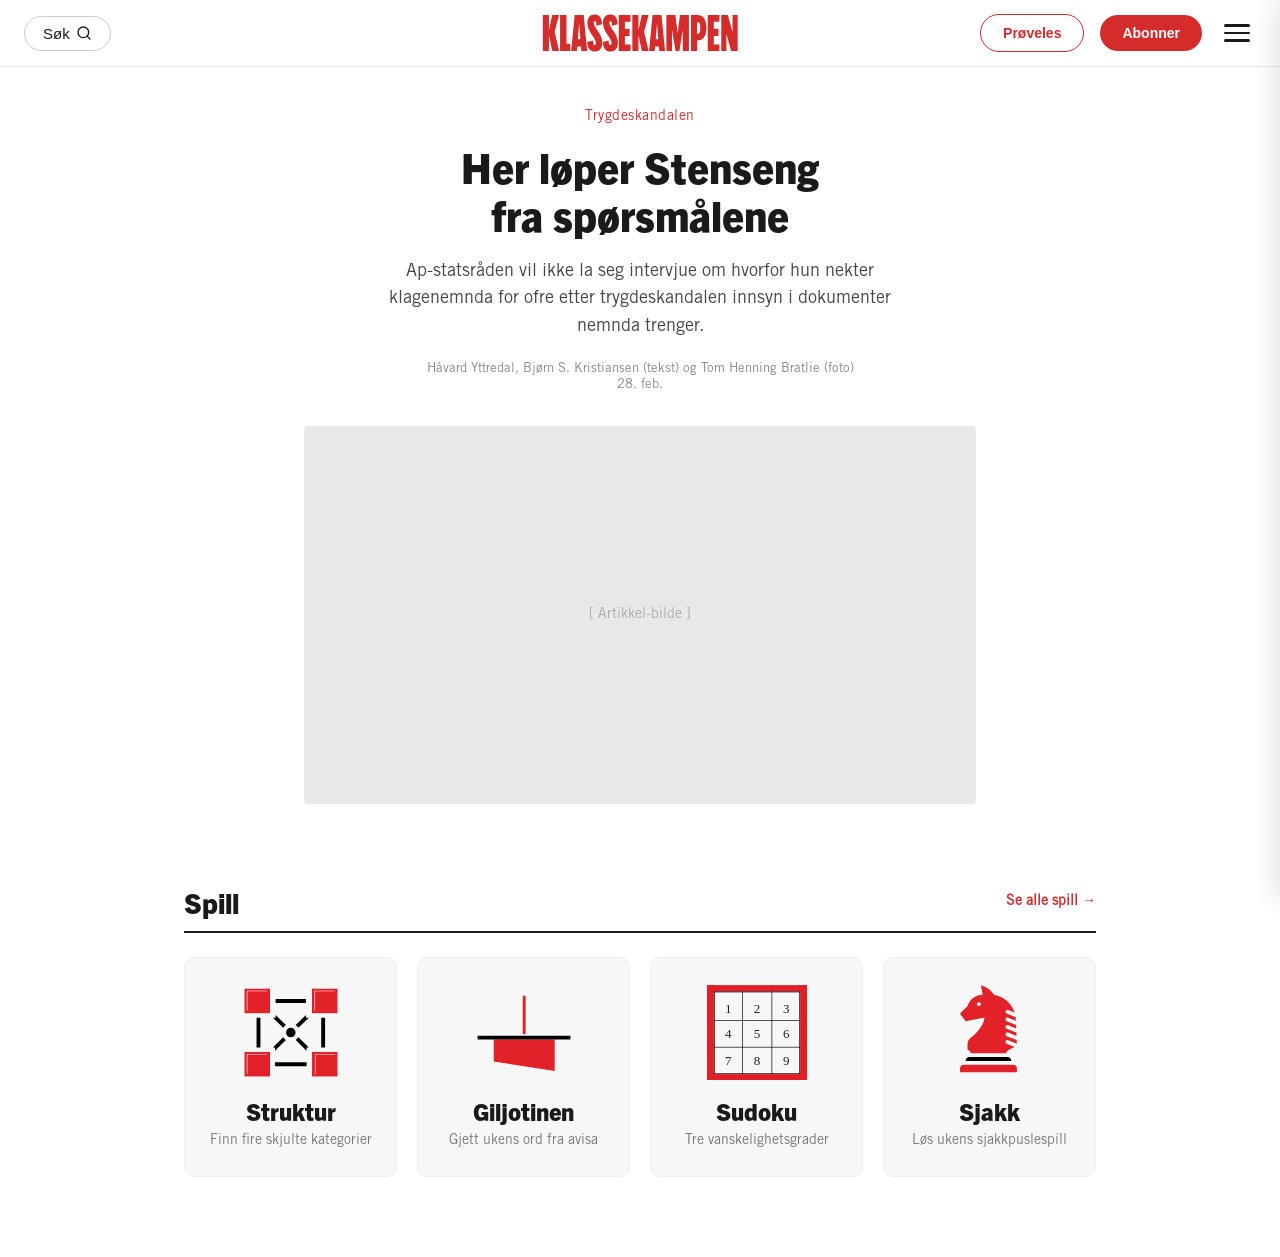
<file: index.html>
<!DOCTYPE html>
<html lang="no">
<head>
  <meta charset="UTF-8">
  <meta name="viewport" content="width=device-width, initial-scale=1.0">
  <title>Klassekampen – Wireframe</title>
  <link rel="stylesheet" href="trade-gothic-lt-std-webfont/style.css">
  <style>
    /* ── Reset & Base ─────────────────────────────── */
    *, *::before, *::after { box-sizing: border-box; margin: 0; padding: 0; }

    body {
      font-family: 'Trade Gothic LT Std Regular', 'Helvetica Neue', -apple-system, BlinkMacSystemFont, 'Segoe UI', Roboto, Oxygen, Ubuntu, Cantarell, 'Fira Sans', 'Droid Sans', sans-serif;
      color: #1a1a1a;
      background: #fff;
      overflow-x: hidden;
    }

    /* ── Header ───────────────────────────────────── */
    header {
      position: sticky;
      top: 0;
      z-index: 100;
      display: flex;
      align-items: center;
      justify-content: space-between;
      padding: 14px 24px;
      background: #fff;
      border-bottom: 1px solid #e5e5e5;
    }

    .header-left { display: flex; align-items: center; gap: 12px; }
    .header-center { position: absolute; left: 50%; transform: translateX(-50%); }
    .header-right { display: flex; align-items: center; gap: 16px; }

    /* Search button */
    .btn-search {
      display: flex;
      align-items: center;
      gap: 6px;
      background: none;
      border: 1.5px solid #ccc;
      border-radius: 24px;
      padding: 8px 18px;
      font-size: 15px;
      color: #1a1a1a;
      cursor: pointer;
      transition: border-color .2s;
    }
    .btn-search:hover { border-color: #888; }
    .btn-search svg { width: 16px; height: 16px; }

    /* Logo */
    .logo {
      display: flex;
      align-items: center;
      text-decoration: none;
    }
    .logo svg {
      height: 38px;
      width: auto;
      fill: #d42b2b;
    }
    @media (max-width: 600px) { .logo svg { height: 26px; } }

    /* CTA button */
    .btn-cta {
      background: #d42b2b;
      color: #fff;
      border: none;
      border-radius: 28px;
      padding: 10px 22px;
      font-size: 14px;
      font-weight: 600;
      cursor: pointer;
      white-space: nowrap;
      transition: background .2s;
    }
    .btn-cta:hover { background: #b82222; }

    /* CTA outline button */
    .btn-cta-outline {
      background: transparent;
      color: #d42b2b;
      border: 1.5px solid #d42b2b;
      border-radius: 28px;
      padding: 10px 22px;
      font-size: 14px;
      font-weight: 600;
      cursor: pointer;
      white-space: nowrap;
      transition: background .2s, color .2s;
    }
    .btn-cta-outline:hover {
      background: #d42b2b;
      color: #fff;
    }

    /* Hamburger button */
    .btn-hamburger {
      background: none;
      border: none;
      cursor: pointer;
      display: flex;
      flex-direction: column;
      gap: 5px;
      padding: 6px;
    }
    .btn-hamburger span {
      display: block;
      width: 26px;
      height: 2.5px;
      background: #1a1a1a;
      border-radius: 2px;
      transition: all .3s ease;
    }

    /* ── Menu Overlay ─────────────────────────────── */
    .menu-overlay {
      position: fixed;
      top: 0;
      right: 0;
      width: 100%;
      max-width: 480px;
      height: 100vh;
      background: #fff;
      z-index: 200;
      transform: translateX(100%);
      transition: transform .35s cubic-bezier(.4, 0, .2, 1);
      overflow-y: auto;
      box-shadow: -4px 0 24px rgba(0,0,0,.12);
    }
    .menu-overlay.open { transform: translateX(0); }

    .menu-backdrop {
      position: fixed;
      inset: 0;
      background: rgba(0,0,0,.35);
      z-index: 199;
      opacity: 0;
      pointer-events: none;
      transition: opacity .35s ease;
    }
    .menu-backdrop.open { opacity: 1; pointer-events: all; }

    /* Menu header */
    .menu-header {
      display: flex;
      align-items: center;
      justify-content: space-between;
      padding: 18px 24px;
    }
    .menu-login {
      display: flex;
      align-items: center;
      gap: 10px;
      background: none;
      border: none;
      font-size: 15px;
      color: #1a1a1a;
      cursor: pointer;
    }
    .menu-login svg { width: 32px; height: 32px; }
    .btn-close {
      background: none;
      border: none;
      cursor: pointer;
      padding: 4px;
    }
    .btn-close svg { width: 28px; height: 28px; }

    /* Primary links */
    .menu-primary {
      padding: 8px 24px 20px;
    }
    .menu-primary a {
      display: block;
      font-family: 'Trade Gothic Next LT Pro Heavy', 'Trade Gothic LT Std Bold Condensed No. 20', 'Helvetica Neue', -apple-system, BlinkMacSystemFont, 'Segoe UI', Roboto, Oxygen, Ubuntu, Cantarell, 'Fira Sans', 'Droid Sans', sans-serif;
      font-weight: 900;
      font-size: 28px;
      color: #d42b2b;
      text-decoration: none;
      padding: 4px 0;
      transition: opacity .2s;
    }
    .menu-primary a:hover { opacity: .7; }

    /* Expandable sections */
    .menu-sections {
      padding: 0 24px;
    }
    .menu-section {
      border-top: 1px solid #e5e5e5;
    }
    .menu-section-btn {
      display: flex;
      align-items: center;
      justify-content: space-between;
      width: 100%;
      background: none;
      border: none;
      padding: 16px 0;
      font-size: 16px;
      color: #d42b2b;
      cursor: pointer;
      transition: opacity .2s;
    }
    .menu-section-btn:hover { opacity: .7; }
    .menu-section-btn .icon-plus {
      font-size: 22px;
      font-weight: 300;
      color: #999;
      transition: transform .25s ease;
    }
    .menu-section-btn.expanded .icon-plus { transform: rotate(45deg); }

    .menu-section-content {
      max-height: 0;
      overflow: hidden;
      transition: max-height .3s ease;
    }
    .menu-section-content a {
      display: block;
      padding: 8px 0 8px 12px;
      font-size: 15px;
      color: #444;
      text-decoration: none;
    }
    .menu-section-content a:hover { color: #d42b2b; }

    /* Plain links */
    .menu-plain {
      padding: 0 24px;
    }
    .menu-plain a {
      display: block;
      padding: 16px 0;
      font-size: 16px;
      color: #d42b2b;
      text-decoration: none;
      border-top: 1px solid #e5e5e5;
      transition: opacity .2s;
    }
    .menu-plain a:hover { opacity: .7; }

    /* Menu CTA */
    .menu-cta-wrap {
      display: flex;
      justify-content: center;
      padding: 28px 24px 20px;
    }
    .menu-cta-wrap .btn-cta {
      font-size: 16px;
      padding: 14px 32px;
    }

    /* Menu footer */
    .menu-footer {
      padding: 12px 24px 32px;
      display: flex;
      flex-wrap: wrap;
      gap: 4px 20px;
    }
    .menu-footer a {
      font-size: 14px;
      color: #666;
      text-decoration: none;
    }
    .menu-footer a:hover { color: #d42b2b; }

    /* ── Wireframe Content Area ───────────────────── */
    .content {
      max-width: 720px;
      margin: 0 auto;
      padding: 40px 24px 80px;
      text-align: center;
    }

    .wire-tag {
      display: inline-block;
      font-size: 14px;
      color: #d42b2b;
      margin-bottom: 16px;
      letter-spacing: .5px;
    }

    .wire-headline {
      font-family: 'Trade Gothic Next LT Pro Heavy', 'Trade Gothic LT Std Bold Condensed No. 20', 'Helvetica Neue', -apple-system, BlinkMacSystemFont, 'Segoe UI', Roboto, Oxygen, Ubuntu, Cantarell, 'Fira Sans', 'Droid Sans', sans-serif;
      font-size: 42px;
      font-weight: 900;
      line-height: 1.15;
      margin-bottom: 20px;
      color: #1a1a1a;
    }
    @media (max-width: 600px) { .wire-headline { font-size: 28px; } }

    .wire-lead {
      font-size: 18px;
      line-height: 1.55;
      color: #444;
      max-width: 560px;
      margin: 0 auto 20px;
    }

    .wire-byline {
      font-size: 13px;
      color: #888;
      margin-bottom: 32px;
    }

    .wire-image {
      width: 100%;
      aspect-ratio: 16/9;
      background: #e8e8e8;
      border-radius: 4px;
      display: flex;
      align-items: center;
      justify-content: center;
      color: #aaa;
      font-size: 14px;
    }

    /* ── Games Section ────────────────────────────── */
    .games-section {
      max-width: 960px;
      margin: 0 auto;
      padding: 0 24px 80px;
    }

    .games-section-header {
      display: flex;
      align-items: center;
      justify-content: space-between;
      margin-bottom: 24px;
      padding-bottom: 12px;
      border-bottom: 2px solid #1a1a1a;
    }

    .games-section-header h2 {
      font-family: 'Trade Gothic Next LT Pro Heavy', 'Trade Gothic LT Std Bold Condensed No. 20', 'Helvetica Neue', -apple-system, BlinkMacSystemFont, 'Segoe UI', Roboto, Oxygen, Ubuntu, Cantarell, 'Fira Sans', 'Droid Sans', sans-serif;
      font-size: 28px;
      font-weight: 900;
      color: #1a1a1a;
    }

    .games-section-header a {
      font-size: 14px;
      color: #d42b2b;
      text-decoration: none;
      font-weight: 600;
      transition: opacity .2s;
    }
    .games-section-header a:hover { opacity: .7; }

    .games-grid {
      display: grid;
      grid-template-columns: repeat(auto-fill, minmax(200px, 1fr));
      gap: 20px;
    }

    .game-card {
      background: #f7f7f7;
      border-radius: 10px;
      padding: 24px 20px;
      text-align: center;
      text-decoration: none;
      color: inherit;
      transition: transform .2s, box-shadow .2s;
      cursor: pointer;
      border: 1px solid #eee;
    }
    .game-card:hover {
      transform: translateY(-3px);
      box-shadow: 0 6px 20px rgba(0,0,0,.08);
    }

    .game-card-icon {
      width: 100px;
      height: 100px;
      margin: 0 auto 14px;
      display: flex;
      align-items: center;
      justify-content: center;
    }
    .game-card-icon svg,
    .game-card-icon img {
      width: 100px;
      height: 100px;
      object-fit: contain;
    }

    .game-card-title {
      font-family: 'Trade Gothic Next LT Pro Heavy', 'Trade Gothic LT Std Bold Condensed No. 20', 'Helvetica Neue', -apple-system, BlinkMacSystemFont, 'Segoe UI', Roboto, Oxygen, Ubuntu, Cantarell, 'Fira Sans', 'Droid Sans', sans-serif;
      font-size: 24px;
      font-weight: 900;
      margin-bottom: 6px;
      color: #1a1a1a;
    }

    .game-card-desc {
      font-family: 'Trade Gothic LT Std Regular', 'Helvetica Neue', -apple-system, BlinkMacSystemFont, 'Segoe UI', Roboto, Oxygen, Ubuntu, Cantarell, 'Fira Sans', 'Droid Sans', sans-serif;
      font-size: 14px;
      font-weight: normal;
      color: #777;
      line-height: 1.4;
    }

    .game-card-badge {
      display: inline-block;
      margin-top: 10px;
      font-size: 11px;
      font-weight: 600;
      text-transform: uppercase;
      letter-spacing: .5px;
      color: #fff;
      background: #d42b2b;
      border-radius: 4px;
      padding: 3px 8px;
    }
    .game-card-badge.green { background: #2a9d4e; }

    /* ── iPad (portrait & landscape) ──────────── */
    @media (max-width: 1024px) {
      .content { padding: 32px 20px 60px; }
      .games-section { padding: 0 20px 60px; }
      .games-grid { grid-template-columns: repeat(4, 1fr); gap: 16px; }
    }

    /* ── iPad mini / small tablets ────────────── */
    @media (max-width: 768px) {
      header { padding: 12px 16px; }
      .content { padding: 28px 16px 50px; }
      .wire-headline { font-size: 34px; }
      .wire-lead { font-size: 16px; }
      .games-section { padding: 0 16px 50px; }
      .games-grid { grid-template-columns: repeat(2, 1fr); gap: 16px; }
      .games-section-header h2 { font-size: 24px; }
    }

    /* ── iPhone (all sizes) ───────────────────── */
    @media (max-width: 600px) {
      header { padding: 10px 14px; }
      .header-right .header-cta { display: none !important; }
      .btn-search { padding: 6px 12px; font-size: 13px; }
      .content { padding: 24px 14px 40px; }
      .wire-headline { font-size: 28px; }
      .wire-lead { font-size: 15px; margin-bottom: 16px; }
      .wire-byline { font-size: 12px; margin-bottom: 24px; }
      .games-section { padding: 0 14px 40px; }
      .games-section-header { margin-bottom: 16px; padding-bottom: 10px; }
      .games-section-header h2 { font-size: 22px; }
      .games-grid { grid-template-columns: repeat(2, 1fr); gap: 12px; }
      .game-card { padding: 18px 14px; }
      .game-card-icon { width: 80px; height: 80px; }
      .game-card-icon svg, .game-card-icon img { width: 80px; height: 80px; }
      .game-card-title { font-size: 20px; }
      .game-card-desc { font-size: 13px; }
    }

    /* ── iPhone SE / small phones ─────────────── */
    @media (max-width: 375px) {
      header { padding: 8px 10px; }
      .btn-search { display: none; }
      .content { padding: 20px 10px 32px; }
      .wire-headline { font-size: 24px; }
      .wire-lead { font-size: 14px; }
      .games-section { padding: 0 10px 32px; }
      .games-grid { gap: 8px; }
      .game-card { padding: 14px 10px; }
      .game-card-icon { width: 64px; height: 64px; }
      .game-card-icon svg, .game-card-icon img { width: 64px; height: 64px; }
      .game-card-title { font-size: 17px; }
      .game-card-desc { font-size: 12px; }
    }

    /* ── Utility ──────────────────────────────────── */
    .sr-only {
      position: absolute;
      width: 1px; height: 1px;
      padding: 0; margin: -1px;
      overflow: hidden;
      clip: rect(0,0,0,0);
      border: 0;
    }
  </style>
</head>
<body>

<!-- ═══ HEADER ═══════════════════════════════════════ -->
<header>
  <div class="header-left">
    <button class="btn-search" aria-label="Søk">
      <span>Søk</span>
      <svg xmlns="http://www.w3.org/2000/svg" viewBox="0 0 24 24" fill="none"
           stroke="currentColor" stroke-width="2" stroke-linecap="round" stroke-linejoin="round">
        <circle cx="11" cy="11" r="8"/>
        <line x1="21" y1="21" x2="16.65" y2="16.65"/>
      </svg>
    </button>
  </div>

  <div class="header-center">
    <a href="#" class="logo" aria-label="Klassekampen">
      <svg xmlns="http://www.w3.org/2000/svg" viewBox="0 0 201 39">
        <path d="M183.903 37.9992H189.193V20.1763L193.992 38.0029H200.75V1.12608H195.46V18.8528L190.661 1.12608H183.903V37.9992ZM182.044 37.9992V31.2412H176.262V22.6237H181.06V15.13H176.262V7.88406H182.04V1.12608H169.992V37.9992H182.044ZM159.123 8.37206H160.002C161.326 8.37206 162.354 9.83974 162.354 14.4461C162.354 19.0007 161.326 20.5202 160.002 20.5202H159.123V8.37206ZM152.853 37.9992H159.123V27.2264H159.807C164.753 27.2264 168.62 23.4555 168.62 14.4461C168.62 5.09288 164.753 1.12608 159.807 1.12608H152.853V37.9992ZM127.584 37.9992H133.362V16.1097L136.889 37.9992H140.904L144.431 16.1097V37.9992H150.701V1.12608H141.496L139.144 19.3926L136.793 1.12608H127.588V37.9992H127.584ZM116.615 26.0027L117.939 9.79168L119.262 26.0027H116.615ZM109.758 37.9992H115.636L116.028 33.3485H119.846L120.238 37.9992H126.213L122.59 1.12238H113.384L109.758 37.9992ZM92.6186 37.9992H98.8886V21.4961L102.415 37.9992H109.369L104.715 18.265L109.366 1.12608H102.316L98.8886 16.6975V1.12608H92.6186V37.9992ZM78.7108 37.9992H90.7591V31.2412H84.9808V22.6237H89.7794V15.13H84.9808V7.88406H90.7591V1.12608H78.7108V37.9992ZM62.3038 28.6978C62.7918 36.3874 66.0266 38.5427 70.1894 38.5427C75.036 38.5427 77.8272 35.1156 77.8272 29.0416C77.8272 20.3723 69.0618 14.3019 69.0618 9.01162C69.0618 7.78794 69.7457 7.34801 70.3335 7.34801C71.4093 7.34801 71.853 8.76763 71.853 12.0505L77.6313 10.4349C77.1433 2.74533 74.0563 0.590027 70.0415 0.590027C65.2909 0.590027 62.4998 4.06514 62.4998 9.1595C62.4998 18.4166 71.365 24.243 71.365 30.1174C71.365 31.293 70.6811 31.781 70.0932 31.781C68.8696 31.781 68.3779 30.3614 68.3779 27.0785L62.3038 28.6978ZM46.2924 28.6978C46.7804 36.3874 50.0152 38.5427 54.178 38.5427C59.0246 38.5427 61.8158 35.1156 61.8158 29.0416C61.8158 20.3723 53.0504 14.3019 53.0504 9.01162C53.0504 7.78794 53.7343 7.34801 54.3222 7.34801C55.398 7.34801 55.8416 8.76763 55.8416 12.0505L61.6199 10.4349C61.1319 2.74533 58.045 0.590027 54.0301 0.590027C49.2795 0.590027 46.4884 4.06514 46.4884 9.1595C46.4884 18.4166 55.3536 24.243 55.3536 30.1174C55.3536 31.293 54.6697 31.781 54.0819 31.781C52.8582 31.781 52.3665 30.3614 52.3665 27.0785L46.2924 28.6978ZM36.6915 26.0027L38.015 9.79168L39.3385 26.0027H36.6915ZM29.8374 37.9992H35.7155L36.1074 33.3485H39.9263L40.3182 37.9992H46.2924L42.6694 1.12238H33.4641L29.8374 37.9992ZM18.4768 37.9992H28.9575V30.5092H25.0388V1.12608H18.4768V37.9992ZM0.75 1.12608V38.0029H7.01629V21.4961L10.5432 37.9992H17.4971L12.8426 18.265L17.4971 1.12608H10.4433L7.01629 16.6975V1.12608H0.75Z"/>
      </svg>
    </a>
  </div>

  <div class="header-right">
    <button class="btn-cta-outline header-cta" id="proveles">Prøveles</button>
    <button class="btn-cta header-cta" onclick="window.location.href='bestill.html'">Abonner</button>
    <button class="btn-hamburger" id="menuOpen" aria-label="Åpne meny">
      <span></span><span></span><span></span>
    </button>
  </div>
</header>

<!-- ═══ MENU OVERLAY ════════════════════════════════ -->
<div class="menu-backdrop" id="menuBackdrop"></div>

<nav class="menu-overlay" id="menuOverlay" aria-label="Hovedmeny">
  <!-- Menu header -->
  <div class="menu-header">
    <button class="menu-login" aria-label="Logg inn">
      <svg xmlns="http://www.w3.org/2000/svg" viewBox="0 0 24 24" fill="none"
           stroke="currentColor" stroke-width="1.5" stroke-linecap="round" stroke-linejoin="round">
        <circle cx="12" cy="8" r="4"/>
        <path d="M4 20c0-4 4-7 8-7s8 3 8 7"/>
      </svg>
      Logg inn
    </button>
    <button class="btn-close" id="menuClose" aria-label="Lukk meny">
      <svg xmlns="http://www.w3.org/2000/svg" viewBox="0 0 24 24" fill="none"
           stroke="currentColor" stroke-width="2" stroke-linecap="round" stroke-linejoin="round">
        <line x1="18" y1="6" x2="6" y2="18"/>
        <line x1="6" y1="6" x2="18" y2="18"/>
      </svg>
    </button>
  </div>

  <!-- Primary links -->
  <div class="menu-primary">
    <a href="#">Utgaven</a>
    <a href="#">E-avisa</a>
    <a href="#">Podkast</a>
    <a href="#">Arrangementer</a>
    <a href="#spill">Spill</a>
  </div>

  <!-- Expandable sections -->
  <div class="menu-sections">
    <div class="menu-section">
      <button class="menu-section-btn" aria-expanded="false">
        Nyheter <span class="icon-plus">+</span>
      </button>
      <div class="menu-section-content">
        <a href="#">Innenriks</a>
        <a href="#">Utenriks</a>
        <a href="#">Politikk</a>
        <a href="#">Økonomi</a>
      </div>
    </div>

    <div class="menu-section">
      <button class="menu-section-btn" aria-expanded="false">
        Meninger <span class="icon-plus">+</span>
      </button>
      <div class="menu-section-content">
        <a href="#">Leder</a>
        <a href="#">Kommentar</a>
        <a href="#">Kronikk</a>
        <a href="#">Debatt</a>
      </div>
    </div>

    <div class="menu-section">
      <button class="menu-section-btn" aria-expanded="false">
        Kultur <span class="icon-plus">+</span>
      </button>
      <div class="menu-section-content">
        <a href="#">Litteratur</a>
        <a href="#">Musikk</a>
        <a href="#">Film</a>
        <a href="#">Kunst</a>
      </div>
    </div>

    <div class="menu-section">
      <button class="menu-section-btn" aria-expanded="false">
        Dybde <span class="icon-plus">+</span>
      </button>
      <div class="menu-section-content">
        <a href="#">Reportasje</a>
        <a href="#">Intervju</a>
        <a href="#">Feature</a>
      </div>
    </div>
  </div>

  <!-- Plain links -->
  <div class="menu-plain">
    <a href="#">Kviss og krydder</a>
    <a href="#">Bokmagasinet</a>
    <a href="#">Musikkmagasinet</a>
  </div>

  <!-- CTA -->
  <div class="menu-cta-wrap" style="gap: 12px; flex-wrap: wrap;">
    <button class="btn-cta-outline" id="proveles-menu" style="font-size:16px; padding:14px 32px;">Prøveles</button>
    <button class="btn-cta" onclick="window.location.href='bestill.html'">Abonner</button>
  </div>

  <!-- Footer links -->
  <div class="menu-footer">
    <a href="#">Kontakt</a>
    <a href="#">Tips oss</a>
    <a href="#">Ledige stillinger</a>
    <a href="#">Delta i debatten</a>
  </div>
</nav>

<!-- ═══ WIREFRAME CONTENT ═══════════════════════════ -->
<main class="content">
  <span class="wire-tag">Trygdeskandalen</span>
  <h1 class="wire-headline">Her løper Stenseng<br>fra spørsmålene</h1>
  <p class="wire-lead">
    Ap-statsråden vil ikke la seg intervjue om hvorfor hun
    nekter klagenemnda for ofre etter trygdeskandalen
    innsyn i dokumenter nemnda trenger.
  </p>
  <p class="wire-byline">
    Håvard Yttredal, Bjørn S. Kristiansen (tekst) og Tom Henning Bratlie (foto)<br>28. feb.
  </p>
  <div class="wire-image">[ Artikkel-bilde ]</div>
</main>

<!-- ═══ GAMES SECTION ═══════════════════════════════ -->
<section class="games-section" id="spill">
  <div class="games-section-header">
    <h2>Spill</h2>
    <a href="#">Se alle spill &rarr;</a>
  </div>

  <div class="games-grid">
    <!-- Struktur -->
    <a href="ukens-struktur.html" class="game-card">
      <div class="game-card-icon">
        <img src="struktur.svg" alt="" width="56" height="56">
      </div>
      <div class="game-card-title">Struktur</div>
      <div class="game-card-desc">Finn fire skjulte kategorier</div>
    </a>

    <!-- Giljotinen -->
    <a href="guillotine.html" class="game-card">
      <div class="game-card-icon">
        <img src="giljotinen.svg" alt="" width="56" height="56">
      </div>
      <div class="game-card-title">Giljotinen</div>
      <div class="game-card-desc">Gjett ukens ord fra avisa</div>
    </a>

    <!-- Sudoku -->
    <a href="sudoku.html" class="game-card">
      <div class="game-card-icon">
        <img src="sudoku.svg" alt="" width="56" height="56">
      </div>
      <div class="game-card-title">Sudoku</div>
      <div class="game-card-desc">Tre vanskelighetsgrader</div>
    </a>

    <!-- Sjakk -->
    <a href="sjakk.html" class="game-card">
      <div class="game-card-icon">
        <img src="horse.svg" alt="" width="56" height="56">
      </div>
      <div class="game-card-title">Sjakk</div>
      <div class="game-card-desc">Løs ukens sjakkpuslespill</div>
    </a>
  </div>
</section>

<!-- ═══ SCRIPT ══════════════════════════════════════ -->
<script>
  const overlay  = document.getElementById('menuOverlay');
  const backdrop = document.getElementById('menuBackdrop');
  const openBtn  = document.getElementById('menuOpen');
  const closeBtn = document.getElementById('menuClose');

  function openMenu() {
    overlay.classList.add('open');
    backdrop.classList.add('open');
    document.body.style.overflow = 'hidden';
  }

  function closeMenu() {
    overlay.classList.remove('open');
    backdrop.classList.remove('open');
    document.body.style.overflow = '';
  }

  openBtn.addEventListener('click', openMenu);
  closeBtn.addEventListener('click', closeMenu);
  backdrop.addEventListener('click', closeMenu);

  // Expandable sections
  document.querySelectorAll('.menu-section-btn').forEach(btn => {
    btn.addEventListener('click', () => {
      const content = btn.nextElementSibling;
      const isOpen  = btn.classList.toggle('expanded');
      btn.setAttribute('aria-expanded', isOpen);
      content.style.maxHeight = isOpen ? content.scrollHeight + 'px' : '0';
    });
  });

  // Esc key to close
  document.addEventListener('keydown', e => {
    if (e.key === 'Escape') closeMenu();
  });

  // Prøveles – navigate to a random free article
  const freeArticles = [
    'https://klassekampen.no/artikkel/2025-02-28/her-loper-stenseng-fra-sporsmalene',
    'https://klassekampen.no/artikkel/2025-02-27/klimaet-kan-ikke-vente',
    'https://klassekampen.no/artikkel/2025-02-26/den-stille-satisfaksjonen',
    'https://klassekampen.no/artikkel/2025-02-25/kampen-om-fortellingen',
    'https://klassekampen.no/artikkel/2025-02-24/velferdsstatens-grenser',
    'https://klassekampen.no/artikkel/2025-02-23/maktens-blinde-flekker',
    'https://klassekampen.no/artikkel/2025-02-22/arbeiderklassens-nye-ansikt',
    'https://klassekampen.no/artikkel/2025-02-21/framtidas-fagbevegelse',
    'https://klassekampen.no/artikkel/2025-02-20/den-norske-modellen-under-press',
    'https://klassekampen.no/artikkel/2025-02-19/kulturens-krise'
  ];

  function goToRandomArticle() {
    const url = freeArticles[Math.floor(Math.random() * freeArticles.length)];
    window.open(url, '_blank');
  }

  document.getElementById('proveles').addEventListener('click', goToRandomArticle);
  document.getElementById('proveles-menu').addEventListener('click', () => {
    closeMenu();
    goToRandomArticle();
  });
</script>

</body>
</html>
</file>
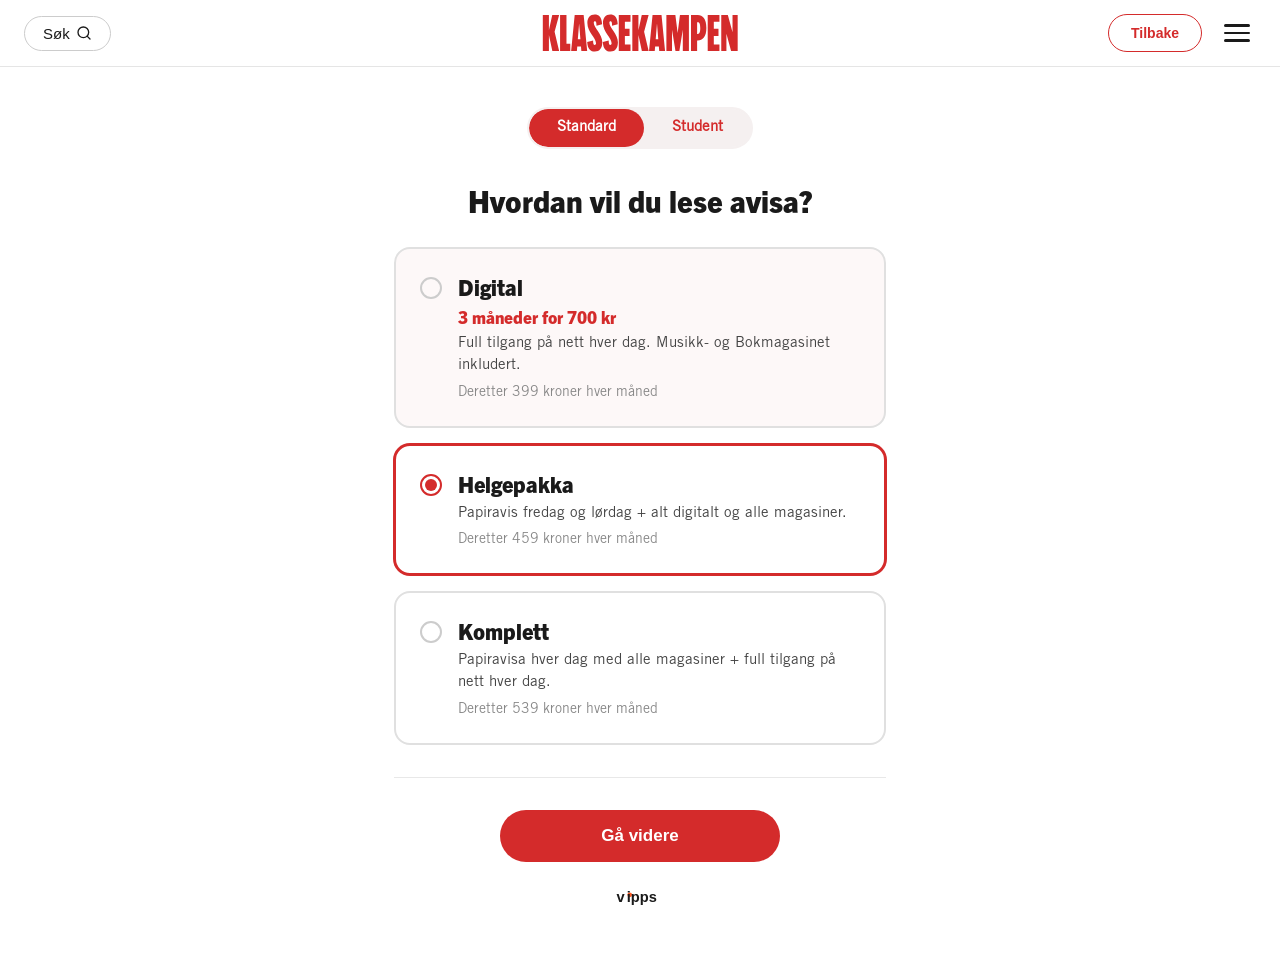
<file: bestill.html>
<!DOCTYPE html>
<html lang="no">
<head>
  <meta charset="UTF-8">
  <meta name="viewport" content="width=device-width, initial-scale=1.0">
  <title>Klassekampen – Bestill abonnement</title>
  <link rel="stylesheet" href="trade-gothic-lt-std-webfont/style.css">
  <style>
    *, *::before, *::after { box-sizing: border-box; margin: 0; padding: 0; }

    body {
      font-family: 'Trade Gothic LT Std Regular', 'Helvetica Neue', -apple-system, BlinkMacSystemFont, 'Segoe UI', Roboto, Oxygen, Ubuntu, Cantarell, 'Fira Sans', 'Droid Sans', sans-serif;
      color: #1a1a1a;
      background: #fff;
      overflow-x: hidden;
    }

    /* ── Header ───────────────────────────────────── */
    header {
      position: sticky;
      top: 0;
      z-index: 100;
      display: flex;
      align-items: center;
      justify-content: space-between;
      padding: 14px 24px;
      background: #fff;
      border-bottom: 1px solid #e5e5e5;
    }

    .header-left { display: flex; align-items: center; gap: 12px; }
    .header-center { position: absolute; left: 50%; transform: translateX(-50%); }
    .header-right { display: flex; align-items: center; gap: 16px; }

    .btn-search {
      display: flex;
      align-items: center;
      gap: 6px;
      background: none;
      border: 1.5px solid #ccc;
      border-radius: 24px;
      padding: 8px 18px;
      font-size: 15px;
      color: #1a1a1a;
      cursor: pointer;
      transition: border-color .2s;
    }
    .btn-search:hover { border-color: #888; }
    .btn-search svg { width: 16px; height: 16px; }

    .logo {
      display: flex;
      align-items: center;
      text-decoration: none;
    }
    .logo svg {
      height: 38px;
      width: auto;
      fill: #d42b2b;
    }
    @media (max-width: 600px) { .logo svg { height: 26px; } }

    .btn-cta {
      background: #d42b2b;
      color: #fff;
      border: none;
      border-radius: 28px;
      padding: 10px 22px;
      font-size: 14px;
      font-weight: 600;
      cursor: pointer;
      white-space: nowrap;
      transition: background .2s;
    }
    .btn-cta:hover { background: #b82222; }

    .btn-cta-outline {
      background: transparent;
      color: #d42b2b;
      border: 1.5px solid #d42b2b;
      border-radius: 28px;
      padding: 10px 22px;
      font-size: 14px;
      font-weight: 600;
      cursor: pointer;
      white-space: nowrap;
      transition: background .2s, color .2s;
    }
    .btn-cta-outline:hover {
      background: #d42b2b;
      color: #fff;
    }

    .btn-hamburger {
      background: none;
      border: none;
      cursor: pointer;
      display: flex;
      flex-direction: column;
      gap: 5px;
      padding: 6px;
    }
    .btn-hamburger span {
      display: block;
      width: 26px;
      height: 2.5px;
      background: #1a1a1a;
      border-radius: 2px;
    }

    /* ── Subscription Page ─────────────────────────── */
    .sub-page {
      max-width: 540px;
      margin: 0 auto;
      padding: 40px 24px 60px;
    }

    /* Toggle */
    .toggle-wrap {
      display: flex;
      justify-content: center;
      margin-bottom: 32px;
    }

    .toggle-group {
      display: flex;
      background: #f5f0f0;
      border-radius: 30px;
      overflow: hidden;
      border: 2px solid #f5f0f0;
    }

    .toggle-group input[type="radio"] { display: none; }

    .toggle-group label {
      padding: 10px 28px;
      font-size: 15px;
      font-weight: 600;
      cursor: pointer;
      border-radius: 30px;
      transition: all .25s ease;
      color: #d42b2b;
      user-select: none;
    }

    .toggle-group input[type="radio"]:checked + label {
      background: #d42b2b;
      color: #fff;
    }

    /* Heading */
    .sub-heading {
      font-family: 'Trade Gothic Next LT Pro Heavy', 'Trade Gothic LT Std Bold Condensed No. 20', 'Helvetica Neue', sans-serif;
      font-size: 30px;
      font-weight: 900;
      text-align: center;
      margin-bottom: 28px;
      color: #1a1a1a;
    }

    /* Plan cards */
    .plan-card {
      display: flex;
      align-items: flex-start;
      gap: 16px;
      border: 2px solid #e0e0e0;
      border-radius: 16px;
      padding: 24px;
      margin-bottom: 16px;
      cursor: pointer;
      transition: border-color .2s, box-shadow .2s;
      background: #fff;
      position: relative;
    }

    .plan-card:hover {
      border-color: #ccc;
    }

    .plan-card.selected {
      border-color: #d42b2b;
      box-shadow: 0 0 0 1px #d42b2b;
    }

    .plan-card input[type="radio"] { display: none; }

    /* Custom radio */
    .radio-circle {
      flex-shrink: 0;
      width: 22px;
      height: 22px;
      border-radius: 50%;
      border: 2px solid #ccc;
      display: flex;
      align-items: center;
      justify-content: center;
      transition: border-color .2s;
      margin-top: 4px;
    }

    .radio-circle::after {
      content: '';
      width: 12px;
      height: 12px;
      border-radius: 50%;
      background: #d42b2b;
      transform: scale(0);
      transition: transform .2s ease;
    }

    .plan-card.selected .radio-circle {
      border-color: #d42b2b;
    }

    .plan-card.selected .radio-circle::after {
      transform: scale(1);
    }

    .plan-info {
      flex: 1;
      min-width: 0;
    }

    .plan-name {
      font-family: 'Trade Gothic Next LT Pro Heavy', 'Trade Gothic LT Std Bold Condensed No. 20', 'Helvetica Neue', sans-serif;
      font-size: 22px;
      font-weight: 900;
      margin-bottom: 6px;
      color: #1a1a1a;
    }

    .plan-desc {
      font-size: 15px;
      color: #444;
      line-height: 1.45;
      margin-bottom: 8px;
    }

    .plan-price {
      font-size: 14px;
      color: #888;
    }

    /* Popular badge */
    .badge-popular {
      position: absolute;
      top: 16px;
      right: 16px;
      background: #d42b2b;
      color: #fff;
      font-size: 12px;
      font-weight: 600;
      padding: 5px 12px;
      border-radius: 6px;
      letter-spacing: .3px;
    }

    /* ── Digital highlight ────────────────────────── */
    .plan-card.plan-featured {
      background: #fdf8f8;
    }

    .plan-card.plan-featured .plan-offer {
      font-family: 'Trade Gothic Next LT Pro Heavy', 'Trade Gothic LT Std Bold Condensed No. 20', 'Helvetica Neue', sans-serif;
      font-size: 17px;
      font-weight: 900;
      color: #d42b2b;
      margin-bottom: 6px;
    }

    .badge-best {
      position: absolute;
      top: 16px;
      right: 16px;
      background: #2a9d4e;
      color: #fff;
      font-size: 12px;
      font-weight: 600;
      padding: 5px 12px;
      border-radius: 6px;
      letter-spacing: .3px;
    }

    /* Divider */
    .divider {
      border: none;
      border-top: 1.5px solid #e8e8e8;
      margin: 32px 0;
    }

    /* CTA button */
    .btn-continue {
      display: block;
      width: 280px;
      margin: 0 auto 24px;
      background: #d42b2b;
      color: #fff;
      border: none;
      border-radius: 30px;
      padding: 16px 0;
      font-size: 17px;
      font-weight: 700;
      cursor: pointer;
      transition: background .2s;
      text-align: center;
    }
    .btn-continue:hover { background: #b82222; }

    /* Vipps logo */
    .vipps-wrap {
      text-align: center;
    }

    .vipps-logo {
      height: 22px;
      width: auto;
    }

    /* ── Student pricing toggle ─────────────────── */
    .student-prices .plan-price { display: none; }
    .student-prices .plan-price-student { display: block; }
    .plan-price-student { display: none; font-size: 14px; color: #888; }

    /* ── Responsive ─────────────────────────────── */
    @media (max-width: 600px) {
      .sub-page { padding: 28px 16px 48px; }
      .sub-heading { font-size: 24px; margin-bottom: 22px; }
      .plan-card { padding: 20px; }
      .plan-name { font-size: 19px; }
      .plan-desc { font-size: 14px; }
      .btn-continue { width: 240px; font-size: 16px; padding: 14px 0; }
      .header-right .header-cta { display: none !important; }
    }

    @media (max-width: 375px) {
      .sub-page { padding: 20px 12px 36px; }
      .sub-heading { font-size: 22px; }
      .toggle-group label { padding: 8px 22px; font-size: 14px; }
    }

    .sr-only {
      position: absolute;
      width: 1px; height: 1px;
      padding: 0; margin: -1px;
      overflow: hidden;
      clip: rect(0,0,0,0);
      border: 0;
    }
  </style>
</head>
<body>

<!-- ═══ HEADER ═══════════════════════════════════════ -->
<header>
  <div class="header-left">
    <button class="btn-search" aria-label="Søk">
      <span>Søk</span>
      <svg xmlns="http://www.w3.org/2000/svg" viewBox="0 0 24 24" fill="none"
           stroke="currentColor" stroke-width="2" stroke-linecap="round" stroke-linejoin="round">
        <circle cx="11" cy="11" r="8"/>
        <line x1="21" y1="21" x2="16.65" y2="16.65"/>
      </svg>
    </button>
  </div>

  <div class="header-center">
    <a href="index.html" class="logo" aria-label="Klassekampen">
      <svg xmlns="http://www.w3.org/2000/svg" viewBox="0 0 201 39">
        <path d="M183.903 37.9992H189.193V20.1763L193.992 38.0029H200.75V1.12608H195.46V18.8528L190.661 1.12608H183.903V37.9992ZM182.044 37.9992V31.2412H176.262V22.6237H181.06V15.13H176.262V7.88406H182.04V1.12608H169.992V37.9992H182.044ZM159.123 8.37206H160.002C161.326 8.37206 162.354 9.83974 162.354 14.4461C162.354 19.0007 161.326 20.5202 160.002 20.5202H159.123V8.37206ZM152.853 37.9992H159.123V27.2264H159.807C164.753 27.2264 168.62 23.4555 168.62 14.4461C168.62 5.09288 164.753 1.12608 159.807 1.12608H152.853V37.9992ZM127.584 37.9992H133.362V16.1097L136.889 37.9992H140.904L144.431 16.1097V37.9992H150.701V1.12608H141.496L139.144 19.3926L136.793 1.12608H127.588V37.9992H127.584ZM116.615 26.0027L117.939 9.79168L119.262 26.0027H116.615ZM109.758 37.9992H115.636L116.028 33.3485H119.846L120.238 37.9992H126.213L122.59 1.12238H113.384L109.758 37.9992ZM92.6186 37.9992H98.8886V21.4961L102.415 37.9992H109.369L104.715 18.265L109.366 1.12608H102.316L98.8886 16.6975V1.12608H92.6186V37.9992ZM78.7108 37.9992H90.7591V31.2412H84.9808V22.6237H89.7794V15.13H84.9808V7.88406H90.7591V1.12608H78.7108V37.9992ZM62.3038 28.6978C62.7918 36.3874 66.0266 38.5427 70.1894 38.5427C75.036 38.5427 77.8272 35.1156 77.8272 29.0416C77.8272 20.3723 69.0618 14.3019 69.0618 9.01162C69.0618 7.78794 69.7457 7.34801 70.3335 7.34801C71.4093 7.34801 71.853 8.76763 71.853 12.0505L77.6313 10.4349C77.1433 2.74533 74.0563 0.590027 70.0415 0.590027C65.2909 0.590027 62.4998 4.06514 62.4998 9.1595C62.4998 18.4166 71.365 24.243 71.365 30.1174C71.365 31.293 70.6811 31.781 70.0932 31.781C68.8696 31.781 68.3779 30.3614 68.3779 27.0785L62.3038 28.6978ZM46.2924 28.6978C46.7804 36.3874 50.0152 38.5427 54.178 38.5427C59.0246 38.5427 61.8158 35.1156 61.8158 29.0416C61.8158 20.3723 53.0504 14.3019 53.0504 9.01162C53.0504 7.78794 53.7343 7.34801 54.3222 7.34801C55.398 7.34801 55.8416 8.76763 55.8416 12.0505L61.6199 10.4349C61.1319 2.74533 58.045 0.590027 54.0301 0.590027C49.2795 0.590027 46.4884 4.06514 46.4884 9.1595C46.4884 18.4166 55.3536 24.243 55.3536 30.1174C55.3536 31.293 54.6697 31.781 54.0819 31.781C52.8582 31.781 52.3665 30.3614 52.3665 27.0785L46.2924 28.6978ZM36.6915 26.0027L38.015 9.79168L39.3385 26.0027H36.6915ZM29.8374 37.9992H35.7155L36.1074 33.3485H39.9263L40.3182 37.9992H46.2924L42.6694 1.12238H33.4641L29.8374 37.9992ZM18.4768 37.9992H28.9575V30.5092H25.0388V1.12608H18.4768V37.9992ZM0.75 1.12608V38.0029H7.01629V21.4961L10.5432 37.9992H17.4971L12.8426 18.265L17.4971 1.12608H10.4433L7.01629 16.6975V1.12608H0.75Z"/>
      </svg>
    </a>
  </div>

  <div class="header-right">
    <button class="btn-cta-outline header-cta" onclick="window.location.href='index.html'">Tilbake</button>
    <button class="btn-hamburger" aria-label="Åpne meny">
      <span></span><span></span><span></span>
    </button>
  </div>
</header>

<!-- ═══ SUBSCRIPTION PAGE ══════════════════════════════ -->
<div class="sub-page" id="subPage">

  <!-- Standard / Student toggle -->
  <div class="toggle-wrap">
    <div class="toggle-group">
      <input type="radio" name="audience" id="togStandard" value="standard" checked>
      <label for="togStandard">Standard</label>
      <input type="radio" name="audience" id="togStudent" value="student">
      <label for="togStudent">Student</label>
    </div>
  </div>

  <h1 class="sub-heading">Hvordan vil du lese avisa?</h1>

  <!-- Digital -->
  <label class="plan-card plan-featured" data-plan="digital">
    <input type="radio" name="plan" value="digital">
    <span class="radio-circle"></span>
    <div class="plan-info">
      <div class="plan-name">Digital</div>
      <div class="plan-offer plan-price">3 måneder for 700 kr</div>
      <div class="plan-offer plan-price-student">3 måneder for 525 kr</div>
      <div class="plan-desc">Full tilgang på nett hver dag. Musikk- og Bokmagasinet inkludert.</div>
      <div class="plan-price">Deretter 399 kroner hver måned</div>
      <div class="plan-price-student">Deretter 299 kroner hver måned</div>
    </div>
  </label>

  <!-- Helgepakka -->
  <label class="plan-card selected" data-plan="helgepakka">
    <input type="radio" name="plan" value="helgepakka" checked>
    <span class="radio-circle"></span>
    <div class="plan-info">
      <div class="plan-name">Helgepakka</div>
      <div class="plan-desc">Papiravis fredag og lørdag + alt digitalt og alle magasiner.</div>
      <div class="plan-price">Deretter 459 kroner hver måned</div>
      <div class="plan-price-student">Deretter 345 kroner hver måned</div>
    </div>
  </label>

  <!-- Komplett -->
  <label class="plan-card" data-plan="komplett">
    <input type="radio" name="plan" value="komplett">
    <span class="radio-circle"></span>
    <div class="plan-info">
      <div class="plan-name">Komplett</div>
      <div class="plan-desc">Papiravisa hver dag med alle magasiner + full tilgang på nett hver dag.</div>
      <div class="plan-price">Deretter 539 kroner hver måned</div>
      <div class="plan-price-student">Deretter 405 kroner hver måned</div>
    </div>
  </label>

  <hr class="divider">

  <button class="btn-continue" id="btnContinue">Gå videre</button>

  <div class="vipps-wrap">
    <svg class="vipps-logo" viewBox="0 0 120 30" xmlns="http://www.w3.org/2000/svg">
      <text x="28" y="22" font-family="'Helvetica Neue', Arial, sans-serif" font-size="20" font-weight="800" fill="#1a1a1a">v</text>
      <circle cx="46" cy="12" r="3.2" fill="#ff5b24"/>
      <text x="42" y="22" font-family="'Helvetica Neue', Arial, sans-serif" font-size="20" font-weight="800" fill="#1a1a1a">ipps</text>
    </svg>
  </div>
</div>

<script>
  const cards = document.querySelectorAll('.plan-card');

  cards.forEach(card => {
    card.addEventListener('click', () => {
      cards.forEach(c => c.classList.remove('selected'));
      card.classList.add('selected');
      card.querySelector('input[type="radio"]').checked = true;
    });
  });

  const togStandard = document.getElementById('togStandard');
  const togStudent = document.getElementById('togStudent');
  const subPage = document.getElementById('subPage');

  togStandard.addEventListener('change', () => subPage.classList.remove('student-prices'));
  togStudent.addEventListener('change', () => subPage.classList.add('student-prices'));

  document.getElementById('btnContinue').addEventListener('click', () => {
    const plan = document.querySelector('input[name="plan"]:checked').value;
    const audience = document.querySelector('input[name="audience"]:checked').value;
    alert('Demo: Du valgte ' + plan + ' (' + audience + '). Videre til betaling med Vipps.');
  });
</script>

</body>
</html>
</file>
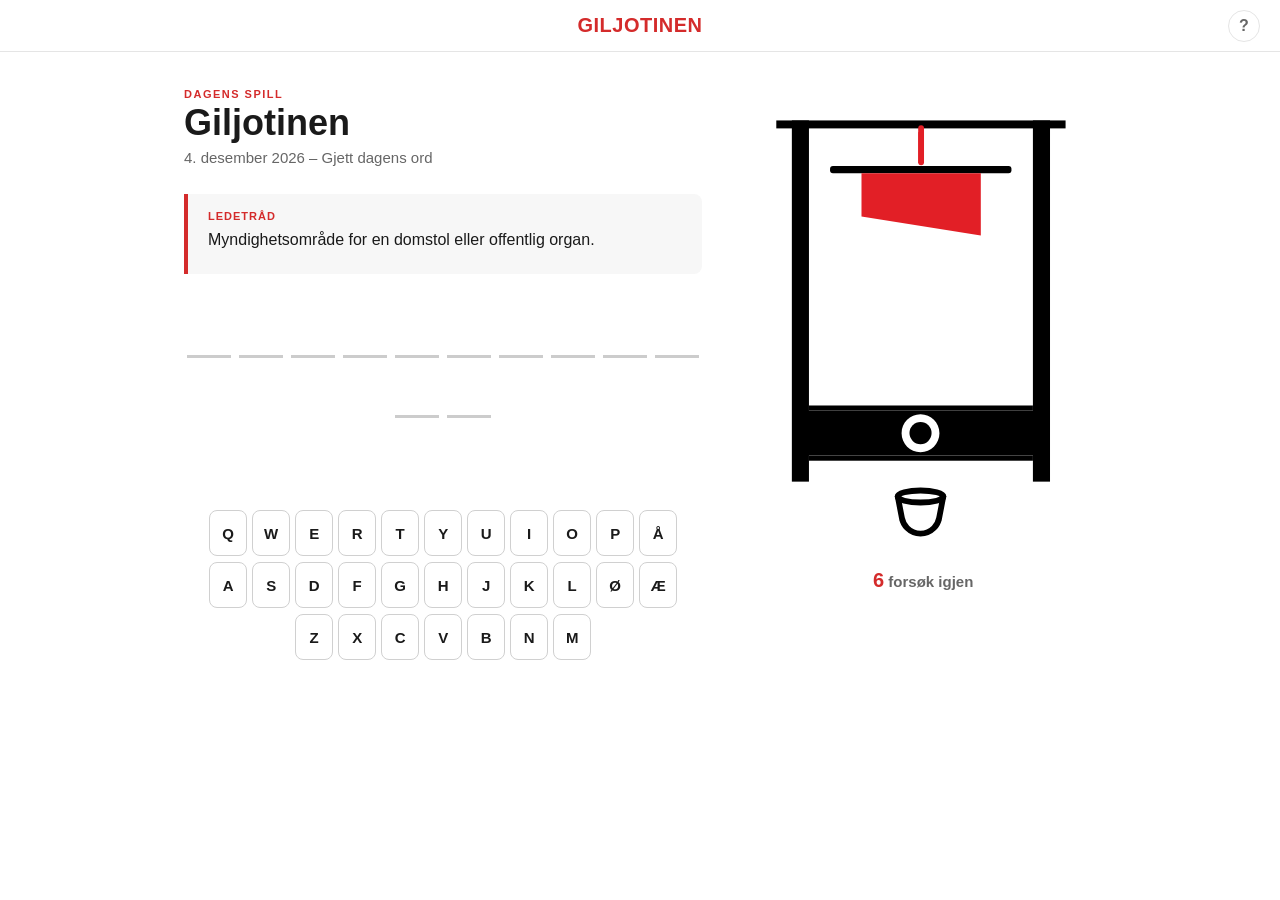
<file: giljotinen-app.html>
<!DOCTYPE html>
<html lang="no">
<head>
  <meta charset="UTF-8">
  <meta name="viewport" content="width=device-width, initial-scale=1.0">
  <title>Giljotinen</title>
  <meta name="description" content="Gjett dagens ord — et ordspill inspirert av avisa.">
  <meta property="og:title" content="Giljotinen — Gjett dagens ord">
  <meta property="og:description" content="Hvor mange bokstaver trenger du? Spill Giljotinen nå.">
  <style>
    *, *::before, *::after { box-sizing: border-box; margin: 0; padding: 0; }

    :root {
      --red: #d42b2b;
      --red-dark: #b82222;
      --green: #2a9d4e;
      --bg: #fff;
      --text: #1a1a1a;
      --text-muted: #666;
      --text-faint: #888;
      --border: #e5e5e5;
      --surface: #f7f7f7;
      --font: -apple-system, BlinkMacSystemFont, 'Segoe UI', Roboto, 'Helvetica Neue', Arial, sans-serif;
      --font-bold: 'Arial Black', 'Helvetica Neue', Arial, sans-serif;
    }

    body {
      font-family: var(--font);
      color: var(--text);
      background: var(--bg);
      overflow-x: hidden;
      -webkit-font-smoothing: antialiased;
    }

    /* ── Header ─────────────────────────────────── */
    header {
      position: sticky;
      top: 0;
      z-index: 100;
      display: flex;
      align-items: center;
      justify-content: center;
      padding: 14px 24px;
      background: var(--bg);
      border-bottom: 1px solid var(--border);
    }

    .header-title {
      font-family: var(--font-bold);
      font-size: 20px;
      font-weight: 900;
      letter-spacing: .5px;
      color: var(--red);
      text-transform: uppercase;
    }

    .header-help {
      position: absolute;
      right: 20px;
      background: none;
      border: 1.5px solid var(--border);
      border-radius: 50%;
      width: 32px;
      height: 32px;
      font-size: 16px;
      font-weight: 700;
      color: var(--text-muted);
      cursor: pointer;
      display: flex;
      align-items: center;
      justify-content: center;
      transition: border-color .2s;
    }
    .header-help:hover { border-color: #aaa; }

    /* ── Layout ──────────────────────────────────── */
    .layout {
      display: flex;
      max-width: 960px;
      margin: 0 auto;
      padding: 32px 24px 60px;
      gap: 48px;
    }

    .game-panel { flex: 1.5; min-width: 0; }

    .visual-panel {
      flex: 1;
      display: flex;
      flex-direction: column;
      align-items: center;
      position: sticky;
      top: 90px;
      align-self: flex-start;
      padding-top: 12px;
    }

    /* ── Game Header ─────────────────────────────── */
    .game-header { margin-bottom: 28px; }

    .game-tag {
      display: inline-block;
      font-family: var(--font-bold);
      font-size: 11px;
      font-weight: 900;
      text-transform: uppercase;
      letter-spacing: 1.5px;
      color: var(--red);
      margin-bottom: 2px;
    }

    .game-title {
      font-family: var(--font-bold);
      font-size: 36px;
      font-weight: 900;
      line-height: 1.15;
      color: var(--text);
      margin-bottom: 6px;
    }

    .game-subtitle {
      font-size: 15px;
      color: var(--text-muted);
    }

    /* ── Clue Box ────────────────────────────────── */
    .clue-box {
      background: var(--surface);
      border-left: 4px solid var(--red);
      border-radius: 0 8px 8px 0;
      padding: 16px 20px;
      margin-bottom: 32px;
    }

    .clue-label {
      font-family: var(--font-bold);
      font-size: 11px;
      font-weight: 900;
      text-transform: uppercase;
      letter-spacing: 1px;
      color: var(--red);
      margin-bottom: 6px;
    }

    .clue-text {
      font-size: 16px;
      line-height: 1.5;
      color: var(--text);
      margin-bottom: 6px;
    }

    /* ── Word Display ────────────────────────────── */
    .word-display {
      display: flex;
      justify-content: center;
      gap: 8px;
      margin-bottom: 32px;
      flex-wrap: wrap;
    }

    .letter-slot {
      width: 44px;
      height: 52px;
      border-bottom: 3px solid #ccc;
      display: flex;
      align-items: center;
      justify-content: center;
      font-family: var(--font-bold);
      font-size: 32px;
      font-weight: 900;
      color: var(--text);
      text-transform: uppercase;
      transition: border-color .3s, transform .3s;
    }

    .letter-slot.revealed {
      border-color: var(--green);
      animation: letterPop .4s cubic-bezier(.34,1.56,.64,1);
    }

    .letter-slot.lost-reveal {
      border-color: var(--red);
      color: var(--red);
    }

    @keyframes letterPop {
      0% { transform: scale(1); }
      50% { transform: scale(1.15); }
      100% { transform: scale(1); }
    }

    /* ── Wrong Letters ───────────────────────────── */
    .wrong-section {
      text-align: center;
      margin-bottom: 24px;
      min-height: 36px;
    }

    .wrong-label {
      font-size: 12px;
      font-weight: 600;
      text-transform: uppercase;
      letter-spacing: 1px;
      color: #999;
      margin-bottom: 6px;
    }

    .wrong-letters {
      display: flex;
      justify-content: center;
      gap: 6px;
      flex-wrap: wrap;
    }

    .wrong-letter {
      width: 30px;
      height: 30px;
      border-radius: 6px;
      background: #f0e0e0;
      color: #c53030;
      font-size: 14px;
      font-weight: 700;
      display: flex;
      align-items: center;
      justify-content: center;
      animation: wrongPop .3s cubic-bezier(.34,1.56,.64,1);
    }

    @keyframes wrongPop {
      0% { transform: scale(0); }
      100% { transform: scale(1); }
    }

    /* ── Keyboard ────────────────────────────────── */
    .keyboard {
      display: flex;
      flex-direction: column;
      gap: 6px;
      align-items: center;
    }

    .kb-row {
      display: flex;
      gap: 5px;
      justify-content: center;
    }

    .kb-key {
      width: 38px;
      height: 46px;
      border: 1.5px solid #d0d0d0;
      border-radius: 8px;
      background: #fff;
      color: var(--text);
      font-size: 15px;
      font-weight: 700;
      cursor: pointer;
      transition: all .15s;
      display: flex;
      align-items: center;
      justify-content: center;
    }

    .kb-key:hover:not(:disabled) {
      background: #f0f0f0;
      border-color: #aaa;
    }

    .kb-key:active:not(:disabled) {
      transform: scale(.93);
    }

    .kb-key:disabled { cursor: default; }

    .kb-key.correct {
      background: #d4edda;
      border-color: var(--green);
      color: #1a6b30;
    }

    .kb-key.wrong {
      background: #e8e8e8;
      border-color: #ccc;
      color: #aaa;
    }

    /* ── Retry Button ────────────────────────────── */
    .retry-wrap {
      display: flex;
      justify-content: center;
      margin-top: 24px;
    }

    .btn-retry {
      border: 1.5px solid var(--red);
      background: #fff;
      color: var(--red);
      border-radius: 28px;
      padding: 11px 28px;
      font-size: 15px;
      font-weight: 600;
      cursor: pointer;
      transition: background .15s, color .15s;
    }
    .btn-retry:hover {
      background: var(--red);
      color: #fff;
    }

    /* ── Guillotine SVG ──────────────────────────── */
    .guillotine-svg {
      width: 100%;
      max-width: 320px;
      height: auto;
    }

    /* ── Guess Counter ───────────────────────────── */
    .guess-counter {
      margin-top: 16px;
      font-size: 15px;
      font-weight: 600;
      color: var(--text-muted);
      text-align: center;
    }
    .guess-counter .count {
      color: var(--red);
      font-size: 20px;
    }

    /* ── Toast ───────────────────────────────────── */
    .toast {
      position: fixed;
      top: 80px;
      left: 50%;
      transform: translateX(-50%) translateY(-20px);
      background: var(--text);
      color: #fff;
      padding: 10px 24px;
      border-radius: 8px;
      font-size: 14px;
      font-weight: 600;
      opacity: 0;
      pointer-events: none;
      transition: opacity .3s, transform .3s;
      z-index: 50;
    }
    .toast.visible {
      opacity: 1;
      transform: translateX(-50%) translateY(0);
    }

    /* ── End Modal ───────────────────────────────── */
    .modal-backdrop {
      position: fixed;
      inset: 0;
      background: rgba(0,0,0,.45);
      z-index: 300;
      opacity: 0;
      pointer-events: none;
      transition: opacity .35s ease;
    }
    .modal-backdrop.open { opacity: 1; pointer-events: all; }

    .modal {
      position: fixed;
      top: 50%; left: 50%;
      transform: translate(-50%, -50%) scale(.92);
      background: #fff;
      border-radius: 16px;
      max-width: 440px;
      width: calc(100% - 40px);
      max-height: 90vh;
      overflow-y: auto;
      z-index: 301;
      padding: 36px 28px 28px;
      opacity: 0;
      pointer-events: none;
      transition: opacity .35s ease, transform .35s cubic-bezier(.34,1.56,.64,1);
    }
    .modal.open {
      opacity: 1;
      pointer-events: all;
      transform: translate(-50%, -50%) scale(1);
    }

    .modal-close {
      position: absolute; top: 14px; right: 14px;
      background: none; border: none; cursor: pointer;
      padding: 4px; color: #888;
    }
    .modal-close:hover { color: var(--text); }
    .modal-close svg { width: 24px; height: 24px; }

    .modal-emoji {
      text-align: center;
      font-size: 48px;
      margin-bottom: 12px;
    }

    .modal h2 {
      font-family: var(--font-bold);
      font-size: 26px;
      font-weight: 900;
      text-align: center;
      margin-bottom: 8px;
    }

    .modal-message {
      font-size: 15px;
      color: var(--text-muted);
      text-align: center;
      line-height: 1.5;
      margin-bottom: 20px;
    }

    .modal-word-reveal { text-align: center; margin-bottom: 20px; }

    .modal-word {
      font-family: var(--font-bold);
      font-size: 36px;
      font-weight: 900;
      color: var(--text);
      letter-spacing: 3px;
      text-transform: uppercase;
      margin-bottom: 6px;
    }

    .modal-definition {
      font-size: 14px;
      color: var(--text-muted);
      font-style: italic;
    }

    .modal-article {
      background: var(--surface);
      border-radius: 10px;
      padding: 16px;
      margin-bottom: 20px;
    }

    .modal-article-label {
      font-size: 11px;
      font-weight: 700;
      text-transform: uppercase;
      letter-spacing: 1px;
      color: var(--red);
      margin-bottom: 6px;
    }

    .modal-article-title {
      font-size: 15px;
      font-weight: 600;
      color: var(--text);
      line-height: 1.4;
    }

    .share-row {
      display: flex;
      gap: 10px;
      justify-content: center;
      margin-bottom: 16px;
    }

    .btn-share {
      background: var(--text);
      color: #fff;
      border: none;
      border-radius: 28px;
      padding: 10px 24px;
      font-size: 14px;
      font-weight: 600;
      cursor: pointer;
      transition: background .2s;
    }
    .btn-share:hover { background: #333; }

    .btn-new-game {
      border: 1.5px solid var(--text);
      background: #fff;
      color: var(--text);
      border-radius: 28px;
      padding: 10px 24px;
      font-size: 14px;
      font-weight: 600;
      cursor: pointer;
      transition: background .2s;
    }
    .btn-new-game:hover { background: #f5f5f5; }

    .share-copied {
      text-align: center;
      font-size: 13px;
      color: var(--green);
      font-weight: 600;
      opacity: 0;
      transition: opacity .3s;
      height: 20px;
    }
    .share-copied.visible { opacity: 1; }

    /* ── Help Modal ──────────────────────────────── */
    .help-content { text-align: left; }
    .help-content h3 {
      font-family: var(--font-bold);
      font-size: 18px;
      margin-bottom: 8px;
    }
    .help-content p {
      font-size: 14px;
      line-height: 1.6;
      color: var(--text-muted);
      margin-bottom: 14px;
    }
    .help-content ul {
      font-size: 14px;
      line-height: 1.8;
      color: var(--text-muted);
      padding-left: 20px;
      margin-bottom: 14px;
    }

    /* ── Responsive ──────────────────────────────── */
    @media (max-width: 768px) {
      .layout {
        flex-direction: column-reverse;
        padding: 20px 16px 40px;
        gap: 24px;
      }
      .visual-panel {
        position: static;
        flex-direction: row;
        align-items: center;
        gap: 16px;
        width: 100%;
        padding-top: 0;
      }
      .guillotine-svg { max-width: 220px; }
      .guess-counter { margin-top: 0; }
      .game-title { font-size: 28px; }
      .letter-slot { width: 40px; height: 48px; font-size: 28px; }
    }

    @media (max-width: 600px) {
      header { padding: 12px 16px; }
      .layout { padding: 16px 14px 32px; gap: 20px; }
      .guillotine-svg { max-width: 130px; }
      .game-title { font-size: 24px; }
      .letter-slot { width: 36px; height: 44px; font-size: 26px; }
      .kb-key { width: 30px; height: 40px; font-size: 13px; }
      .clue-text { font-size: 17px; }
      .modal { width: 92vw; padding: 28px 18px 24px; }
      .modal h2 { font-size: 22px; }
      .modal-word { font-size: 28px; letter-spacing: 2px; }
    }

    @media (max-width: 375px) {
      .layout { padding: 12px 10px 24px; }
      .guillotine-svg { max-width: 100px; }
      .game-title { font-size: 22px; }
      .kb-key { width: 26px; height: 36px; font-size: 12px; border-radius: 6px; }
      .kb-row { gap: 3px; }
      .letter-slot { width: 30px; height: 38px; font-size: 22px; }
      .word-display { gap: 5px; }
      .clue-text { font-size: 15px; }
      .modal-word { font-size: 24px; }
    }

    .hidden { display: none !important; }
  </style>
</head>
<body>

<header>
  <span class="header-title">Giljotinen</span>
  <button class="header-help" id="helpBtn" aria-label="Hjelp">?</button>
</header>

<div class="toast" id="toast"></div>

<main class="layout">
  <div class="game-panel">
    <div class="game-header">
      <span class="game-tag">Dagens spill</span>
      <h1 class="game-title">Giljotinen</h1>
      <p class="game-subtitle" id="gameSubtitle"></p>
    </div>

    <div class="clue-box">
      <div class="clue-label">Ledetråd</div>
      <p class="clue-text" id="clueText"></p>
    </div>

    <div class="word-display" id="wordDisplay"></div>

    <div class="wrong-section" id="wrongSection">
      <div class="wrong-label hidden" id="wrongLabel">Feil bokstaver</div>
      <div class="wrong-letters" id="wrongLetters"></div>
    </div>

    <div class="keyboard" id="keyboard"></div>

    <div class="retry-wrap hidden" id="retryWrap">
      <button class="btn-retry" id="btnRetry" type="button">Prøv igjen</button>
    </div>
  </div>

  <div class="visual-panel">
    <svg id="guillotineSvg" class="guillotine-svg" viewBox="80 110 440 620" xmlns="http://www.w3.org/2000/svg">
      <defs>
        <style>.gfill{fill:#e21f26}.gstroke{fill:none;stroke:#000;stroke-miterlimit:10;stroke-width:8px}</style>
      </defs>
      <rect x="291.69" y="-58.06" width="10.94" height="397.76" transform="translate(437.98 -156.34) rotate(90)"/>
      <rect x="119.67" y="135.35" width="23.51" height="496.66"/>
      <rect x="451.13" y="135.35" width="23.51" height="496.66"/>
      <line id="bladeTrack" x1="297.4" y1="146" x2="297.4" y2="193" stroke="#e21f26" stroke-width="8" stroke-linecap="round"/>
      <g id="bladeGroup">
        <rect class="gfill" x="293.47" y="151.43" width="7.87" height="42.4"/>
        <rect x="172.18" y="197.89" width="249.44" height="10.11" rx="3.99" ry="3.99"/>
        <polygon class="gfill" points="379.48 293.45 215.43 267.45 215.43 208.01 379.48 208.01 379.48 293.45"/>
      </g>
      <circle id="headCircle" cx="296.6" cy="565.28" r="15.21" opacity="0"/>
      <rect x="143.18" y="527.3" width="307.95" height="7.12"/>
      <path d="M131.42,534.42v61.7h331.46v-61.7H131.42ZM296.59,591.43c-14.38,0-26.03-11.65-26.03-26.03s11.65-26.03,26.03-26.03,26.03,11.65,26.03,26.03-11.66,26.03-26.03,26.03Z"/>
      <circle id="lunetteHead" cx="296.6" cy="565.28" r="15.21"/>
      <rect x="143.18" y="596.12" width="307.95" height="7.12"/>
      <path fill="#fff" d="M328.56,651.89c.06.2.09.4.09.6,0,.49-.17.96-.48,1.43l-.72,3.77-4.73,24.6h-.01c-.98,5.25-3.54,9.94-7.16,13.56-4.71,4.72-11.22,7.63-18.41,7.63s-13.7-2.91-18.41-7.63c-3.62-3.62-6.18-8.31-7.16-13.56h-.01l-4.73-24.6-.72-3.77c-.23-.35-.39-.71-.45-1.07,2.3,3.97,15.38,7.02,31.16,7.02,17.4,0,31.51-3.71,31.51-8.27,0-.1-.01-.21-.02-.31.03.04.05.09.07.13h.27l-.09.47Z"/>
      <ellipse class="gstroke" cx="296.6" cy="652.42" rx="31.51" ry="8.27"/>
      <path class="gstroke" d="M265.09,651.35l1.2,6.27,4.73,24.6h.01c.98,5.25,3.54,9.94,7.16,13.56,4.71,4.72,11.22,7.63,18.41,7.63s13.7-2.91,18.41-7.63c3.62-3.62,6.18-8.31,7.16-13.56h.01l4.73-24.6,1.2-6.27"/>
    </svg>
    <div class="guess-counter" id="guessCounter"></div>
  </div>
</main>

<!-- End Modal -->
<div class="modal-backdrop" id="modalBackdrop"></div>
<div class="modal" id="endModal" role="dialog" aria-modal="true">
  <button class="modal-close" id="modalClose" aria-label="Lukk">
    <svg xmlns="http://www.w3.org/2000/svg" viewBox="0 0 24 24" fill="none"
         stroke="currentColor" stroke-width="2" stroke-linecap="round" stroke-linejoin="round">
      <line x1="18" y1="6" x2="6" y2="18"/><line x1="6" y1="6" x2="18" y2="18"/>
    </svg>
  </button>
  <div id="modalContent"></div>
</div>

<!-- Help Modal -->
<div class="modal-backdrop" id="helpBackdrop"></div>
<div class="modal" id="helpModal" role="dialog" aria-modal="true">
  <button class="modal-close" id="helpClose" aria-label="Lukk">
    <svg xmlns="http://www.w3.org/2000/svg" viewBox="0 0 24 24" fill="none"
         stroke="currentColor" stroke-width="2" stroke-linecap="round" stroke-linejoin="round">
      <line x1="18" y1="6" x2="6" y2="18"/><line x1="6" y1="6" x2="18" y2="18"/>
    </svg>
  </button>
  <div class="help-content">
    <h3>Slik spiller du</h3>
    <p>Gjett dagens skjulte ord, bokstav for bokstav. Du får en ledetråd som hint.</p>
    <ul>
      <li>Trykk på en bokstav på tastaturet for å gjette.</li>
      <li>Riktig bokstav avslører alle forekomster i ordet.</li>
      <li>Feil bokstav senker giljotinbladet ett hakk.</li>
      <li>Du har <strong>6 feil</strong> før bladet faller.</li>
      <li>Bruk tilbaketasten for å angre siste gjett.</li>
    </ul>
    <p>Nytt ord hver uke. Del resultatet med venner!</p>
  </div>
</div>

<script>
(function () {

var WORDS = [
  { word: "HEGEMONI", hint: "Dominans eller overherredømme, særlig om kulturell eller politisk makt." },
  { word: "KONSESJON", hint: "Offentlig tillatelse til å drive en bestemt virksomhet eller utnytte en ressurs." },
  { word: "PARADIGME", hint: "Grunnleggende tenkemåte eller vitenskapelig referanseramme." },
  { word: "DIKOTOMI", hint: "Todeling eller skarpt motsetningsforhold mellom to begreper." },
  { word: "RETORIKK", hint: "Talekunst, argumentasjonsteknikk eller overtalelseskunst." },
  { word: "OLIGARKI", hint: "Styreform der makten er konsentrert hos et fåtall mennesker." },
  { word: "EMBARGO", hint: "Handelsblokade eller forbud mot handel med en bestemt stat." },
  { word: "NARRATIV", hint: "En fortellingsramme eller overordnet virkelighetsforståelse." },
  { word: "SANKSJON", hint: "Straffetiltak mot en stat, eller formell godkjenning." },
  { word: "ANNEKTERING", hint: "Ensidig innlemmelse av et landområde under en stats suverenitet." },
  { word: "AUTONOMI", hint: "Selvstyre eller retten til å bestemme over egne forhold." },
  { word: "BYRÅKRATI", hint: "Administrativt styresett med mange regler og hierarkiske nivåer." },
  { word: "DEMAGOGI", hint: "Politisk agitasjon som spiller på folks følelser og fordommer." },
  { word: "DIPLOMATI", hint: "Forhandlingskunst mellom stater, eller taktfull opptreden." },
  { word: "DOGMATISK", hint: "Bastant og uvillig til å endre oppfatning, trosbasert." },
  { word: "EMPIRI", hint: "Kunnskap basert på erfaring og observasjon, ikke teori." },
  { word: "ENTROPI", hint: "Mål på uorden i et system, brukt i fysikk og informasjonsteori." },
  { word: "EROSJON", hint: "Gradvis nedbrytning av jordsmonn eller landformer." },
  { word: "FILANTROPI", hint: "Velgjørenhet eller kjærlighet til medmennesker." },
  { word: "GEOPOLITIKK", hint: "Politikk påvirket av geografiske forhold og maktfordeling." },
  { word: "IDEOLOGI", hint: "Sammenhengende sett av politiske ideer og verdier." },
  { word: "INFRASTRUKTUR", hint: "Grunnleggende anlegg og systemer som samfunnet er avhengig av." },
  { word: "JURISDIKSJON", hint: "Myndighetsområde for en domstol eller offentlig organ." },
  { word: "KAPITALISME", hint: "Økonomisk system basert på privat eiendomsrett og fritt marked." },
  { word: "KOALISJON", hint: "Midlertidig sammenslutning av parter med felles mål." },
  { word: "KORRUPSJON", hint: "Misbruk av makt eller stilling for personlig vinning." },
  { word: "LEGITIMITET", hint: "Rettmessighet eller allmenn aksept av en myndighets autoritet." },
  { word: "LOBBYISME", hint: "Forsøk på å påvirke politiske beslutninger gjennom uformelle kanaler." },
  { word: "MANDAT", hint: "Fullmakt eller oppdrag gitt av velgere eller en overordnet instans." },
  { word: "MONOPOL", hint: "Enerett på produksjon eller salg av en vare eller tjeneste." },
  { word: "NEPOTISME", hint: "Det å favorisere slektninger ved ansettelser eller fordeling av goder." },
  { word: "NIHILISME", hint: "Filosofisk retning som fornekter mening, moral og verdier." },
  { word: "PATRIARKAT", hint: "Samfunnssystem der menn har den dominerende makten." },
  { word: "PLURALISME", hint: "Samfunnssyn der mangfold og ulike interesser anerkjennes." },
  { word: "POPULISME", hint: "Politisk stil som appellerer til folket mot en elite." },
  { word: "PRAGMATISK", hint: "Praktisk og løsningsorientert framfor idealistisk." },
  { word: "PREJUDIKAT", hint: "Tidligere avgjørelse som danner mønster for framtidige saker." },
  { word: "PROPAGANDA", hint: "Systematisk spredning av informasjon for å påvirke holdninger." },
  { word: "PROTEKSJONISME", hint: "Politikk som beskytter innenlandsk næringsliv mot utenlandsk konkurranse." },
  { word: "RATIFISERE", hint: "Formelt godkjenne en internasjonal avtale eller traktat." },
  { word: "REFORMASJON", hint: "Gjennomgripende endring av et system eller en institusjon." },
  { word: "REGULERING", hint: "Offentlig styring gjennom lover og regler." },
  { word: "REVOLUSJON", hint: "Brå og grunnleggende samfunnsomveltning." },
  { word: "SENSUR", hint: "Kontroll og undertrykkelse av ytringer eller informasjon." },
  { word: "SOLIDARITET", hint: "Samhold og gjensidig støtte mellom mennesker eller grupper." },
  { word: "SUBSIDIE", hint: "Økonomisk støtte fra staten til en virksomhet eller et formål." },
  { word: "SUFFLERE", hint: "Å hjelpe noen med å huske teksten, eller å hinte diskret." },
  { word: "SUVERENITET", hint: "En stats uavhengighet og øverste myndighet over eget territorium." },
  { word: "SYMBIOSE", hint: "Tett samliv mellom ulike arter til gjensidig nytte." },
  { word: "SYNDIKERE", hint: "Å organisere et felles foretak eller dele risiko mellom flere parter." },
  { word: "TYRANNI", hint: "Eneveldig og undertrykkende styreform." },
  { word: "UTILITARISME", hint: "Etisk lære om at handlinger skal gi størst mulig nytte for flest mulig." },
  { word: "VETOKRAFT", hint: "Retten til å blokkere en beslutning, ofte i internasjonale organer." },
  { word: "XENOFOBI", hint: "Frykt for eller fiendtlighet mot fremmede eller det ukjente." },
  { word: "ABDIKASJON", hint: "Frivillig fratreden fra en trone eller høyt embete." },
  { word: "AMNESTI", hint: "Generell benådning eller straffefritak for en gruppe." },
  { word: "ANARKISME", hint: "Politisk filosofi som forkaster all form for stat og tvang." },
  { word: "BIOTEKNOLOGI", hint: "Bruk av levende organismer til å utvikle produkter og prosesser." },
  { word: "DEFLASJON", hint: "Generelt prisfall og økt pengeverdi over tid." },
  { word: "DEMOGRAFI", hint: "Studiet av befolkningens størrelse, sammensetning og endring." },
  { word: "EMIGRASJON", hint: "Utvandring fra et land for å bosette seg i et annet." },
  { word: "FEMINISME", hint: "Bevegelse for likestilling mellom kjønnene." },
  { word: "GLOBALISERING", hint: "Prosessen der verden knyttes tettere sammen økonomisk og kulturelt." },
  { word: "HERMENEUTIKK", hint: "Lære om fortolkning av tekster og meningssammenhenger." },
  { word: "IMMUNITET", hint: "Beskyttelse mot straffeforfølgelse eller sykdom." },
  { word: "INFLASJON", hint: "Generell prisstigning som reduserer pengeverdien over tid." },
  { word: "KLEPTOKRATI", hint: "Styreform der de styrende beriker seg selv gjennom maktmisbruk." },
  { word: "KONSTITUSJON", hint: "Grunnloven eller det forfatningsmessige rammeverket for en stat." },
  { word: "MERITOKRATI", hint: "Styresystem der posisjoner tildeles etter kompetanse og fortjeneste." },
  { word: "MIGRASJON", hint: "Forflytning av mennesker eller dyr mellom geografiske områder." },
  { word: "MISANTROPI", hint: "Generell forakt for eller mistillit til mennesker." },
  { word: "NOSTALGI", hint: "Lengsel tilbake til en svunnen tid." },
  { word: "OLIGOPOL", hint: "Marked dominert av få store aktører." },
  { word: "PARADOKS", hint: "Tilsynelatende selvmotsigelse som likevel kan romme sannhet." },
  { word: "RESIPROSITET", hint: "Gjensidighetsprinsipp i handel eller mellom stater." },
  { word: "SKEPTISISME", hint: "Kritisk og tvilende holdning til påstander og kunnskap." },
  { word: "STRATEGI", hint: "Overordnet plan for å nå et langsiktig mål." },
  { word: "SUVEREN", hint: "Uavhengig og med øverste myndighet, eller svært dyktig." },
  { word: "TEKNOKRATI", hint: "Styre der fageksperter har den avgjørende makten." },
  { word: "TEOKRATI", hint: "Styreform der religiøse ledere utøver politisk makt." },
  { word: "TOLERANSE", hint: "Evne til å akseptere andres meninger og levesett." },
  { word: "TRIBUNAL", hint: "Spesialdomstol opprettet for å behandle bestemte saker." },
  { word: "ALTRUISME", hint: "Uselvisk omsorg for andres velferd." },
  { word: "AMBIVALENS", hint: "Motstridende følelser eller holdninger overfor noe." },
  { word: "DIALEKTIKK", hint: "Tenkemåte der motsetninger driver erkjennelse og utvikling framover." },
  { word: "DILEMMA", hint: "Valgsituasjon der alle alternativene har uheldige sider." },
  { word: "EPISTEMOLOGI", hint: "Lære om kunnskapens natur, grunnlag og grenser." },
  { word: "ETNOSENTRISME", hint: "Tendens til å vurdere andre kulturer ut fra sin egen." },
  { word: "AUTARKI", hint: "Økonomisk selvforsyning uten avhengighet av handel med andre." },
  { word: "BÆREKRAFT", hint: "Evne til å opprettholde noe over tid uten å tømme ressursene." },
  { word: "DIKTATUR", hint: "Styreform der all makt er samlet hos én person eller gruppe." },
  { word: "DISKRIMINERING", hint: "Usaklig forskjellsbehandling av grupper eller enkeltpersoner." },
  { word: "FEDERASJON", hint: "Statsform der delstater er forent under felles overordnet styre." },
  { word: "HEDONISME", hint: "Livsfilosofi der nytelse er det høyeste gode." },
  { word: "INTERVENSJON", hint: "Inngripen i en annen stats indre anliggender." },
  { word: "KONFISKERE", hint: "Beslaglegge eiendeler ved tvang eller lov." },
  { word: "KONFORMISME", hint: "Tilpasning til flertallets normer og forventninger." },
  { word: "MEDSKYLD", hint: "Delaktighet i en forbrytelse uten å være hovedgjerningsperson." },
  { word: "PLUTOKRATI", hint: "Styreform der de rikeste har avgjørende politisk innflytelse." },
  { word: "RASJONERING", hint: "Fordeling av knappe varer i begrensede mengder." },
  { word: "SEGREGERING", hint: "Atskillelse av befolkningsgrupper basert på etnisitet eller andre kjennetegn." },
  { word: "STAGNASJON", hint: "Stillstand eller manglende utvikling i økonomi eller samfunn." },
  { word: "TOTALITARISME", hint: "Styresett der staten kontrollerer alle sider av samfunnslivet." },
  { word: "VOLATILITET", hint: "Graden av svingninger i verdi, særlig i finansmarkedene." }
];

var MAX_WRONG = 6;
var LS_KEY = "gilj_app_";

function getDayOfYear(d) {
  var start = new Date(d.getFullYear(), 0, 0);
  return Math.floor((d.getTime() - start.getTime()) / 86400000);
}

function getWordForDay() {
  var now = new Date();
  var day = getDayOfYear(now);
  var year = now.getFullYear();
  var idx = ((year * 366) + day) % WORDS.length;
  var dateStr = now.toLocaleDateString("nb-NO", { day: "numeric", month: "long", year: "numeric" });
  return { word: WORDS[idx].word, hint: WORDS[idx].hint, dayNum: day, year: year, dateStr: dateStr };
}

var currentWord = null;
var guessedLetters = new Set();
var wrongLetters = [];
var correctLetters = new Set();
var gameStatus = "playing";
var startedAt = null;
var guessHistory = [];

var $subtitle     = document.getElementById("gameSubtitle");
var $clueText     = document.getElementById("clueText");
var $wordDisplay  = document.getElementById("wordDisplay");
var $wrongLabel   = document.getElementById("wrongLabel");
var $wrongLetters = document.getElementById("wrongLetters");
var $keyboard     = document.getElementById("keyboard");
var $guessCounter = document.getElementById("guessCounter");
var $toast        = document.getElementById("toast");
var $modalBg      = document.getElementById("modalBackdrop");
var $modal        = document.getElementById("endModal");
var $modalClose   = document.getElementById("modalClose");
var $modalContent = document.getElementById("modalContent");
var $retryWrap    = document.getElementById("retryWrap");
var $btnRetry     = document.getElementById("btnRetry");
var $bladeGroup   = document.getElementById("bladeGroup");
var $bladeTrack   = document.getElementById("bladeTrack");
var $headCircle   = document.getElementById("headCircle");
var $lunetteHead  = document.getElementById("lunetteHead");

var BLADE_TRAVEL = 300;
var TRACK_REST_Y2 = 193;
var HEAD_LUNETTE_Y = 565.28;
var HEAD_BASKET_Y = 666.56;
var currentBladeOffset = 0;
var bladeAnimId = null;

function easeOutBounce(t) {
  if (t < 1/2.75) return 7.5625*t*t;
  else if (t < 2/2.75) { t -= 1.5/2.75; return 7.5625*t*t + 0.75; }
  else if (t < 2.5/2.75) { t -= 2.25/2.75; return 7.5625*t*t + 0.9375; }
  else { t -= 2.625/2.75; return 7.5625*t*t + 0.984375; }
}

function easeInQuad(t) { return t*t; }

function applyBladePosition(offset) {
  $bladeGroup.setAttribute("transform", "translate(0," + offset + ")");
  $bladeTrack.setAttribute("y2", TRACK_REST_Y2 + offset);
}

function animateBladeTo(targetOffset, onDone) {
  if (bladeAnimId) { cancelAnimationFrame(bladeAnimId); bladeAnimId = null; }
  var startOffset = currentBladeOffset;
  var delta = targetOffset - startOffset;
  if (Math.abs(delta) < 0.5) {
    currentBladeOffset = targetOffset;
    applyBladePosition(targetOffset);
    if (onDone) onDone();
    return;
  }
  var duration = 420 + Math.abs(delta) * 0.8;
  var startTime = null;
  function tick(now) {
    if (!startTime) startTime = now;
    var elapsed = now - startTime;
    var t = Math.min(elapsed / duration, 1);
    var eased = easeOutBounce(easeInQuad(t));
    currentBladeOffset = startOffset + delta * eased;
    applyBladePosition(currentBladeOffset);
    if (t < 1) { bladeAnimId = requestAnimationFrame(tick); }
    else { currentBladeOffset = targetOffset; applyBladePosition(targetOffset); bladeAnimId = null; if (onDone) onDone(); }
  }
  bladeAnimId = requestAnimationFrame(tick);
}

function animateHeadFall() {
  var startY = HEAD_LUNETTE_Y, endY = HEAD_BASKET_Y, duration = 350, startTime = null;
  $lunetteHead.setAttribute("opacity", "0");
  $headCircle.setAttribute("cy", startY);
  $headCircle.setAttribute("opacity", "1");
  function tick(now) {
    if (!startTime) startTime = now;
    var t = Math.min((now - startTime) / duration, 1);
    $headCircle.setAttribute("cy", startY + (endY - startY) * easeOutBounce(easeInQuad(t)));
    if (t < 1) requestAnimationFrame(tick);
  }
  requestAnimationFrame(tick);
}

function bladeOffsetForStep(wrongCount) {
  var c = Math.min(wrongCount, MAX_WRONG);
  if (c === 0) return 0;
  var half = BLADE_TRAVEL / 2;
  if (c < MAX_WRONG) return (c / (MAX_WRONG - 1)) * half;
  return BLADE_TRAVEL;
}

function updateGuillotine(wrongCount) {
  animateBladeTo(bladeOffsetForStep(wrongCount), function () {
    if (wrongCount >= MAX_WRONG) setTimeout(animateHeadFall, 100);
  });
}

function resetGuillotine() {
  if (bladeAnimId) { cancelAnimationFrame(bladeAnimId); bladeAnimId = null; }
  currentBladeOffset = 0;
  applyBladePosition(0);
  $headCircle.setAttribute("opacity", "0");
  $headCircle.setAttribute("cy", HEAD_LUNETTE_Y);
  $lunetteHead.setAttribute("opacity", "1");
}

var KB_ROWS_3 = [["Q","W","E","R","T","Y","U","I","O","P","Å"],["A","S","D","F","G","H","J","K","L","Ø","Æ"],["Z","X","C","V","B","N","M"]];
var KB_ROWS_2 = [["Q","W","E","R","T","Y","U","I","O","P","Å","Ø","Æ"],["A","S","D","F","G","H","J","K","L","Z","X","C","V","B","N","M"]];
function getKBRows() { return window.innerWidth >= 768 && window.innerWidth <= 1024 ? KB_ROWS_2 : KB_ROWS_3; }
var KB_ROWS = getKBRows();

function renderKeyboard() {
  KB_ROWS = getKBRows();
  $keyboard.innerHTML = "";
  KB_ROWS.forEach(function (row, rowIdx) {
    var rowEl = document.createElement("div");
    rowEl.className = "kb-row";
    row.forEach(function (letter) {
      var btn = document.createElement("button");
      btn.className = "kb-key";
      btn.textContent = letter;
      btn.type = "button";
      if (guessedLetters.has(letter)) {
        btn.disabled = true;
        btn.classList.add(correctLetters.has(letter) ? "correct" : "wrong");
      }
      if (gameStatus !== "playing") btn.disabled = true;
      btn.addEventListener("click", function () { guessLetter(letter); });
      rowEl.appendChild(btn);
    });
    $keyboard.appendChild(rowEl);
  });
}

function undoLastGuess() {
  if (gameStatus !== "playing" || guessHistory.length === 0) return;
  var last = guessHistory.pop();
  guessedLetters.delete(last);
  if (correctLetters.has(last)) { correctLetters.delete(last); }
  else { wrongLetters.pop(); animateBladeTo(bladeOffsetForStep(wrongLetters.length)); }
  renderKeyboard(); renderWordDisplay(); renderWrongLetters(); renderGuessCounter(); saveState();
}

function renderWordDisplay() {
  $wordDisplay.innerHTML = "";
  currentWord.word.split("").forEach(function (ch) {
    var slot = document.createElement("div");
    slot.className = "letter-slot";
    if (correctLetters.has(ch)) { slot.textContent = ch; slot.classList.add("revealed"); }
    else if (gameStatus === "lost") { slot.textContent = ch; slot.classList.add("lost-reveal"); }
    $wordDisplay.appendChild(slot);
  });
}

function renderWrongLetters() {
  $wrongLabel.classList.toggle("hidden", wrongLetters.length === 0);
  $wrongLetters.innerHTML = "";
  wrongLetters.forEach(function (l) {
    var el = document.createElement("div");
    el.className = "wrong-letter";
    el.textContent = l;
    $wrongLetters.appendChild(el);
  });
}

function renderGuessCounter() {
  var rem = MAX_WRONG - wrongLetters.length;
  if (gameStatus === "playing") {
    $guessCounter.innerHTML = '<span class="count">' + rem + '</span> forsøk igjen';
    $guessCounter.style.color = "";
  } else if (gameStatus === "won") {
    $guessCounter.innerHTML = 'Løst!';
    $guessCounter.style.color = "var(--green)";
  } else {
    $guessCounter.innerHTML = 'Tapt';
    $guessCounter.style.color = "var(--red)";
  }
}

var toastTimeout;
function showToast(msg, dur) {
  clearTimeout(toastTimeout);
  $toast.textContent = msg;
  $toast.classList.add("visible");
  toastTimeout = setTimeout(function () { $toast.classList.remove("visible"); }, dur || 1500);
}

function guessLetter(letter) {
  if (gameStatus !== "playing" || guessedLetters.has(letter)) return;
  if (!startedAt) startedAt = new Date().toISOString();
  guessedLetters.add(letter);
  guessHistory.push(letter);
  if (new Set(currentWord.word.split("")).has(letter)) {
    correctLetters.add(letter);
    renderWordDisplay(); renderKeyboard(); checkWin();
  } else {
    wrongLetters.push(letter);
    renderWrongLetters(); renderKeyboard(); updateGuillotine(wrongLetters.length); renderGuessCounter(); checkLoss();
  }
  saveState();
}

function checkWin() {
  var all = true;
  new Set(currentWord.word.split("")).forEach(function (ch) { if (!correctLetters.has(ch)) all = false; });
  if (all) {
    gameStatus = "won";
    renderGuessCounter(); renderKeyboard();
    $retryWrap.classList.remove("hidden");
    saveState();
    setTimeout(showEndModal, 800);
  } else { renderGuessCounter(); }
}

function checkLoss() {
  if (wrongLetters.length >= MAX_WRONG) {
    gameStatus = "lost";
    renderGuessCounter(); renderKeyboard();
    $retryWrap.classList.remove("hidden");
    setTimeout(renderWordDisplay, 900);
    saveState();
    setTimeout(showEndModal, 1800);
  }
}

window.addEventListener("resize", function () {
  var nr = getKBRows();
  if (nr.length !== KB_ROWS.length) renderKeyboard();
});

document.addEventListener("keydown", function (e) {
  if (e.ctrlKey || e.metaKey || e.altKey) return;
  var key = e.key.toUpperCase();
  if (KB_ROWS.flat().includes(key)) { e.preventDefault(); guessLetter(key); }
  if (e.key === "Escape") { closeModal(); closeHelp(); }
});

function stateKey() { return LS_KEY + currentWord.year + "_d" + currentWord.dayNum; }

function saveState() {
  try {
    localStorage.setItem(stateKey(), JSON.stringify({
      word: currentWord.word,
      guessedLetters: Array.from(guessedLetters),
      wrongLetters: wrongLetters,
      correctLetters: Array.from(correctLetters),
      gameStatus: gameStatus,
      startedAt: startedAt
    }));
  } catch (e) {}
}

function loadState() {
  try {
    var raw = localStorage.getItem(stateKey());
    if (!raw) return false;
    var s = JSON.parse(raw);
    if (s.word !== currentWord.word) return false;
    guessedLetters = new Set(s.guessedLetters);
    wrongLetters = s.wrongLetters || [];
    correctLetters = new Set(s.correctLetters);
    gameStatus = s.gameStatus || "playing";
    startedAt = s.startedAt || null;
    return true;
  } catch (e) { return false; }
}

function showEndModal() {
  var won = gameStatus === "won";
  var wc = wrongLetters.length;
  $modalContent.innerHTML =
    '<div class="modal-emoji">' + (won ? "\u{1F389}" : "\u{1FA93}") + '</div>' +
    '<h2>' + (won ? "Gratulerer!" : "Giljotinen falt!") + '</h2>' +
    '<p class="modal-message">' + (won
      ? "Du gjettet dagens ord med " + wc + " feil av " + MAX_WRONG + " mulige."
      : "Bladet nådde bunnen. Prøv igjen i morgen!") + '</p>' +
    '<div class="modal-word-reveal"><div class="modal-word">' + currentWord.word + '</div>' +
    '<div class="modal-definition">' + currentWord.hint + '</div></div>' +
    '<div class="share-row"><button class="btn-share" id="btnShare">Del resultatet</button>' +
    '<button class="btn-new-game" id="btnModalRetry">Prøv igjen</button></div>' +
    '<div class="share-copied" id="shareCopied">Kopiert til utklippstavlen!</div>';
  $modal.classList.add("open");
  $modalBg.classList.add("open");
  document.body.style.overflow = "hidden";
  document.getElementById("btnShare").addEventListener("click", shareResult);
  document.getElementById("btnModalRetry").addEventListener("click", resetGame);
}

function closeModal() {
  $modal.classList.remove("open");
  $modalBg.classList.remove("open");
  document.body.style.overflow = "";
}

function shareResult() {
  var won = gameStatus === "won";
  var wc = wrongLetters.length;
  var text = "Giljotinen \u2014 " + currentWord.dateStr + "\n\n";
  for (var i = 0; i < MAX_WRONG; i++) text += i < wc ? "\u{1F7E5}" : "\u2B1C";
  text += "\n" + (won ? "\u2705 Løst!" : "\u274C Ikke løst") + " (" + wc + "/" + MAX_WRONG + " feil)";
  navigator.clipboard.writeText(text).then(function () {
    var el = document.getElementById("shareCopied");
    el.classList.add("visible");
    setTimeout(function () { el.classList.remove("visible"); }, 2000);
  }).catch(function () { showToast("Kunne ikke kopiere", 2000); });
}

$modalClose.addEventListener("click", closeModal);
$modalBg.addEventListener("click", closeModal);

var $helpModal = document.getElementById("helpModal");
var $helpBg = document.getElementById("helpBackdrop");
document.getElementById("helpBtn").addEventListener("click", function () {
  $helpModal.classList.add("open");
  $helpBg.classList.add("open");
  document.body.style.overflow = "hidden";
});
function closeHelp() {
  $helpModal.classList.remove("open");
  $helpBg.classList.remove("open");
  document.body.style.overflow = "";
}
document.getElementById("helpClose").addEventListener("click", closeHelp);
$helpBg.addEventListener("click", closeHelp);

function resetGame() {
  closeModal();
  guessedLetters = new Set();
  wrongLetters = [];
  correctLetters = new Set();
  guessHistory = [];
  gameStatus = "playing";
  startedAt = null;
  resetGuillotine();
  renderWordDisplay(); renderWrongLetters(); renderKeyboard(); renderGuessCounter();
  $retryWrap.classList.add("hidden");
  $guessCounter.style.color = "";
  try { localStorage.removeItem(stateKey()); } catch (e) {}
}

$btnRetry.addEventListener("click", resetGame);

function init() {
  currentWord = getWordForDay();
  $subtitle.textContent = currentWord.dateStr + " \u2013 Gjett dagens ord";
  $clueText.textContent = currentWord.hint;
  var restored = loadState();
  if (restored) {
    var offset = bladeOffsetForStep(wrongLetters.length);
    currentBladeOffset = offset;
    applyBladePosition(offset);
    if (gameStatus === "lost") {
      $lunetteHead.setAttribute("opacity", "0");
      $headCircle.setAttribute("opacity", "1");
      $headCircle.setAttribute("cy", HEAD_BASKET_Y);
    }
  } else { resetGuillotine(); }
  renderWordDisplay(); renderWrongLetters(); renderKeyboard(); renderGuessCounter();
  if (gameStatus !== "playing") {
    $retryWrap.classList.remove("hidden");
    setTimeout(showEndModal, 500);
  }
}

init();

})();
</script>

</body>
</html>
</file>
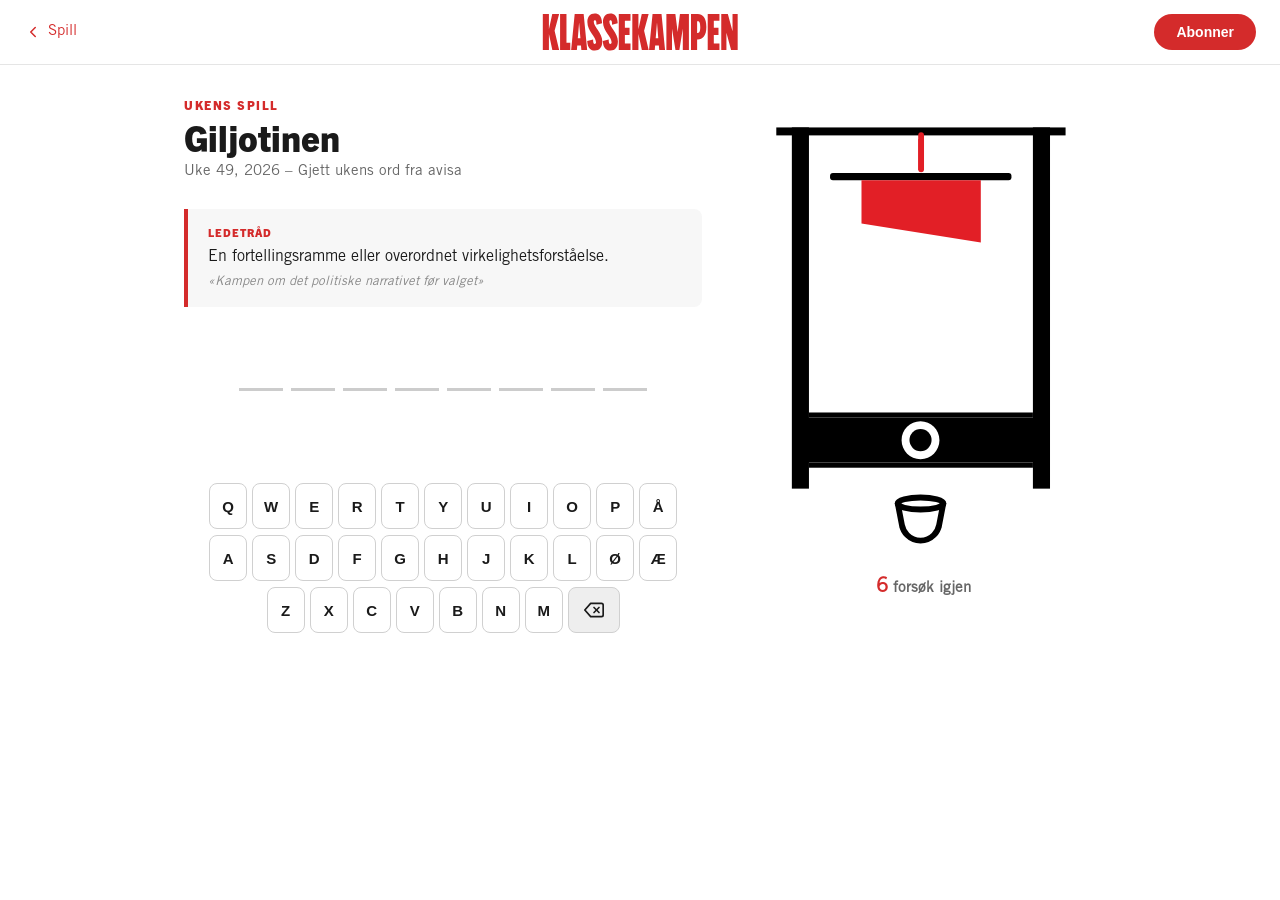
<file: guillotine.html>
<!DOCTYPE html>
<html lang="no">
<head>
  <meta charset="UTF-8">
  <meta name="viewport" content="width=device-width, initial-scale=1.0">
  <title>Giljotinen – Klassekampen</title>
  <link rel="stylesheet" href="trade-gothic-lt-std-webfont/style.css">
  <style>
    *, *::before, *::after { box-sizing: border-box; margin: 0; padding: 0; }

    body {
      font-family: 'Trade Gothic LT Std Regular', 'Helvetica Neue', -apple-system, BlinkMacSystemFont, 'Segoe UI', Roboto, Oxygen, Ubuntu, Cantarell, 'Fira Sans', 'Droid Sans', sans-serif;
      color: #1a1a1a;
      background: #fff;
      overflow-x: hidden;
    }

    header {
      position: sticky;
      top: 0;
      z-index: 100;
      display: flex;
      align-items: center;
      justify-content: space-between;
      padding: 14px 24px;
      background: #fff;
      border-bottom: 1px solid #e5e5e5;
    }
    .header-left { display: flex; align-items: center; }
    .header-center { position: absolute; left: 50%; transform: translateX(-50%); }
    .header-right { display: flex; align-items: center; gap: 16px; }
    .btn-back {
      display: flex; align-items: center; gap: 6px;
      background: none; border: none; font-size: 15px;
      color: #d42b2b; cursor: pointer; text-decoration: none;
      font-weight: 500; transition: opacity .2s;
    }
    .btn-back:hover { opacity: .7; }
    .btn-back svg { width: 18px; height: 18px; }
    .logo {
      display: flex; align-items: center;
      text-decoration: none;
    }
    .logo svg { height: 38px; width: auto; fill: #d42b2b; }
    @media (max-width: 600px) { .logo svg { height: 26px; } }
    .btn-cta {
      background: #d42b2b; color: #fff; border: none;
      border-radius: 28px; padding: 10px 22px; font-size: 14px;
      font-weight: 600; cursor: pointer; white-space: nowrap;
      transition: background .2s;
    }
    .btn-cta:hover { background: #b82222; }

    /* ── Two-Column Layout ─────────────────────── */
    .guillotine-layout {
      display: flex;
      max-width: 960px;
      margin: 0 auto;
      padding: 32px 24px 60px;
      gap: 48px;
    }

    .game-panel {
      flex: 1.5;
      min-width: 0;
    }

    .visual-panel {
      flex: 1;
      display: flex;
      flex-direction: column;
      align-items: center;
      position: sticky;
      top: 90px;
      align-self: flex-start;
      padding-top: 12px;
    }

    /* ── Game Header ───────────────────────────── */
    .game-header {
      margin-bottom: 28px;
    }
    .game-tag {
      display: inline-block;
      font-family: 'Trade Gothic Next LT Pro Heavy', 'Trade Gothic LT Std Bold Condensed No. 20', 'Helvetica Neue', sans-serif;
      font-size: 12px;
      font-weight: 900;
      text-transform: uppercase;
      letter-spacing: 1.5px;
      color: #d42b2b;
      margin-bottom: 2px;
    }
    .game-title {
      font-family: 'Trade Gothic Next LT Pro Heavy', 'Trade Gothic LT Std Bold Condensed No. 20', 'Helvetica Neue', -apple-system, BlinkMacSystemFont, 'Segoe UI', Roboto, Oxygen, Ubuntu, Cantarell, 'Fira Sans', 'Droid Sans', sans-serif;
      font-size: 36px;
      font-weight: 900;
      line-height: 1.15;
      color: #1a1a1a;
      margin-bottom: 6px;
    }
    .game-subtitle {
      font-size: 15px;
      color: #666;
    }

    /* ── Clue Box ──────────────────────────────── */
    .clue-box {
      background: #f7f7f7;
      border-left: 4px solid #d42b2b;
      border-radius: 0 8px 8px 0;
      padding: 16px 20px;
      margin-bottom: 32px;
    }
    .clue-label {
      font-family: 'Trade Gothic Next LT Pro Heavy', 'Trade Gothic LT Std Bold Condensed No. 20', 'Helvetica Neue', sans-serif;
      font-size: 11px;
      font-weight: 900;
      text-transform: uppercase;
      letter-spacing: 1px;
      color: #d42b2b;
      margin-bottom: 6px;
    }
    .clue-text {
      font-size: 16px;
      line-height: 1.5;
      color: #1a1a1a;
      margin-bottom: 6px;
    }
    .clue-source {
      font-size: 13px;
      color: #888;
      font-style: italic;
    }

    /* ── Word Display ──────────────────────────── */
    .word-display {
      display: flex;
      justify-content: center;
      gap: 8px;
      margin-bottom: 32px;
      flex-wrap: wrap;
    }
    .letter-slot {
      width: 44px;
      height: 52px;
      border-bottom: 3px solid #ccc;
      display: flex;
      align-items: center;
      justify-content: center;
      font-family: 'Trade Gothic Next LT Pro Heavy', 'Trade Gothic LT Std Bold Condensed No. 20', 'Helvetica Neue', -apple-system, BlinkMacSystemFont, 'Segoe UI', Roboto, Oxygen, Ubuntu, Cantarell, 'Fira Sans', 'Droid Sans', sans-serif;
      font-size: 32px;
      font-weight: 900;
      color: #1a1a1a;
      text-transform: uppercase;
      transition: border-color .3s, transform .3s;
    }
    .letter-slot.revealed {
      border-color: #2a9d4e;
      animation: letterPop .4s cubic-bezier(.34,1.56,.64,1);
    }
    .letter-slot.lost-reveal {
      border-color: #d42b2b;
      color: #d42b2b;
    }
    @keyframes letterPop {
      0% { transform: scale(1); }
      50% { transform: scale(1.15); }
      100% { transform: scale(1); }
    }

    /* ── Wrong Letters ─────────────────────────── */
    .wrong-section {
      text-align: center;
      margin-bottom: 24px;
      min-height: 36px;
    }
    .wrong-label {
      font-size: 12px;
      font-weight: 600;
      text-transform: uppercase;
      letter-spacing: 1px;
      color: #999;
      margin-bottom: 6px;
    }
    .wrong-letters {
      display: flex;
      justify-content: center;
      gap: 6px;
      flex-wrap: wrap;
    }
    .wrong-letter {
      width: 30px;
      height: 30px;
      border-radius: 6px;
      background: #f0e0e0;
      color: #c53030;
      font-size: 14px;
      font-weight: 700;
      display: flex;
      align-items: center;
      justify-content: center;
      animation: wrongPop .3s cubic-bezier(.34,1.56,.64,1);
    }
    @keyframes wrongPop {
      0% { transform: scale(0); }
      100% { transform: scale(1); }
    }

    /* ── Keyboard ──────────────────────────────── */
    .keyboard {
      display: flex;
      flex-direction: column;
      gap: 6px;
      align-items: center;
    }
    .kb-row {
      display: flex;
      gap: 5px;
      justify-content: center;
    }
    .kb-key {
      width: 38px;
      height: 46px;
      border: 1.5px solid #d0d0d0;
      border-radius: 8px;
      background: #fff;
      color: #1a1a1a;
      font-size: 15px;
      font-weight: 700;
      cursor: pointer;
      transition: all .15s;
      display: flex;
      align-items: center;
      justify-content: center;
    }
    .kb-backspace {
      width: 52px;
      background: #eee;
    }
    .kb-backspace svg { width: 20px; height: 20px; }
    .kb-key:hover:not(:disabled) {
      background: #f0f0f0;
      border-color: #aaa;
    }
    .kb-key:active:not(:disabled) {
      transform: scale(.93);
    }
    .kb-key:disabled {
      cursor: default;
    }
    .kb-key.correct {
      background: #d4edda;
      border-color: #2a9d4e;
      color: #1a6b30;
    }
    .kb-key.wrong {
      background: #e8e8e8;
      border-color: #ccc;
      color: #aaa;
    }

    /* ── Retry Button ──────────────────────────── */
    .retry-wrap {
      display: flex;
      justify-content: center;
      margin-top: 24px;
    }
    .btn-retry {
      border: 1.5px solid #d42b2b;
      background: #fff;
      color: #d42b2b;
      border-radius: 28px;
      padding: 11px 28px;
      font-size: 15px;
      font-weight: 600;
      cursor: pointer;
      transition: background .15s, color .15s;
    }
    .btn-retry:hover {
      background: #d42b2b;
      color: #fff;
    }

    /* ── Guillotine SVG ────────────────────────── */
    .guillotine-svg {
      width: 100%;
      max-width: 320px;
      height: auto;
    }

    /* ── Guess Counter ─────────────────────────── */
    .guess-counter {
      margin-top: 16px;
      font-size: 15px;
      font-weight: 600;
      color: #666;
      text-align: center;
    }
    .guess-counter .count {
      color: #d42b2b;
      font-size: 20px;
    }

    /* ── Toast ─────────────────────────────────── */
    .toast {
      position: fixed;
      top: 80px;
      left: 50%;
      transform: translateX(-50%) translateY(-20px);
      background: #1a1a1a;
      color: #fff;
      padding: 10px 24px;
      border-radius: 8px;
      font-size: 14px;
      font-weight: 600;
      opacity: 0;
      pointer-events: none;
      transition: opacity .3s, transform .3s;
      z-index: 50;
    }
    .toast.visible {
      opacity: 1;
      transform: translateX(-50%) translateY(0);
    }

    /* ── End Modal ─────────────────────────────── */
    .modal-backdrop {
      position: fixed;
      inset: 0;
      background: rgba(0,0,0,.45);
      z-index: 300;
      opacity: 0;
      pointer-events: none;
      transition: opacity .35s ease;
    }
    .modal-backdrop.open { opacity: 1; pointer-events: all; }

    .modal {
      position: fixed;
      top: 50%; left: 50%;
      transform: translate(-50%, -50%) scale(.92);
      background: #fff;
      border-radius: 16px;
      max-width: 440px;
      width: calc(100% - 40px);
      max-height: 90vh;
      overflow-y: auto;
      z-index: 301;
      padding: 36px 28px 28px;
      opacity: 0;
      pointer-events: none;
      transition: opacity .35s ease, transform .35s cubic-bezier(.34,1.56,.64,1);
    }
    .modal.open {
      opacity: 1;
      pointer-events: all;
      transform: translate(-50%, -50%) scale(1);
    }

    .modal-close {
      position: absolute; top: 14px; right: 14px;
      background: none; border: none; cursor: pointer;
      padding: 4px; color: #888;
    }
    .modal-close:hover { color: #1a1a1a; }
    .modal-close svg { width: 24px; height: 24px; }

    .modal-icon {
      text-align: center;
      margin-bottom: 12px;
    }
    .modal-icon img {
      width: 72px;
      height: 72px;
      object-fit: contain;
    }
    .modal h2 {
      font-family: 'Trade Gothic Next LT Pro Heavy', 'Trade Gothic LT Std Bold Condensed No. 20', 'Helvetica Neue', -apple-system, BlinkMacSystemFont, 'Segoe UI', Roboto, Oxygen, Ubuntu, Cantarell, 'Fira Sans', 'Droid Sans', sans-serif;
      font-size: 26px;
      font-weight: 900;
      text-align: center;
      margin-bottom: 8px;
    }
    .modal-message {
      font-size: 15px;
      color: #666;
      text-align: center;
      line-height: 1.5;
      margin-bottom: 20px;
    }

    .modal-word-reveal {
      text-align: center;
      margin-bottom: 20px;
    }
    .modal-word {
      font-family: 'Trade Gothic Next LT Pro Heavy', 'Trade Gothic LT Std Bold Condensed No. 20', 'Helvetica Neue', -apple-system, BlinkMacSystemFont, 'Segoe UI', Roboto, Oxygen, Ubuntu, Cantarell, 'Fira Sans', 'Droid Sans', sans-serif;
      font-size: 36px;
      font-weight: 900;
      color: #1a1a1a;
      letter-spacing: 3px;
      text-transform: uppercase;
      margin-bottom: 6px;
    }
    .modal-definition {
      font-size: 14px;
      color: #666;
      font-style: italic;
    }

    .modal-article {
      background: #f7f7f7;
      border-radius: 10px;
      padding: 16px;
      margin-bottom: 20px;
    }
    .modal-article-label {
      font-size: 11px;
      font-weight: 700;
      text-transform: uppercase;
      letter-spacing: 1px;
      color: #d42b2b;
      margin-bottom: 6px;
    }
    .modal-article-title {
      font-size: 15px;
      font-weight: 600;
      color: #1a1a1a;
      line-height: 1.4;
    }

    .share-row {
      display: flex;
      gap: 10px;
      justify-content: center;
      margin-bottom: 16px;
    }
    .btn-share {
      background: #1a1a1a;
      color: #fff;
      border: none;
      border-radius: 28px;
      padding: 10px 24px;
      font-size: 14px;
      font-weight: 600;
      cursor: pointer;
      transition: background .2s;
    }
    .btn-share:hover { background: #333; }
    .btn-new-game {
      border: 1.5px solid #1a1a1a;
      background: #fff;
      color: #1a1a1a;
      border-radius: 28px;
      padding: 10px 24px;
      font-size: 14px;
      font-weight: 600;
      cursor: pointer;
      transition: background .2s;
    }
    .btn-new-game:hover { background: #f5f5f5; }

    .share-copied {
      text-align: center;
      font-size: 13px;
      color: #2a9d4e;
      font-weight: 600;
      opacity: 0;
      transition: opacity .3s;
      height: 20px;
    }
    .share-copied.visible { opacity: 1; }

    /* ── iPad (portrait) ─────────────────────── */
    @media (max-width: 1024px) {
      .guillotine-layout {
        max-width: 800px;
        padding: 28px 20px 50px;
        gap: 32px;
      }
    }

    /* ── iPad mini / small tablets ────────────── */
    @media (max-width: 768px) {
      .guillotine-layout {
        flex-direction: column-reverse;
        padding: 20px 16px 40px;
        gap: 24px;
      }
      .visual-panel {
        position: static;
        flex-direction: row;
        align-items: center;
        gap: 16px;
        width: 100%;
        padding-top: 0;
      }
      .guillotine-svg { max-width: 220px; }
      .guess-counter { margin-top: 0; }
      .game-title { font-size: 28px; }
      .letter-slot { width: 40px; height: 48px; font-size: 28px; }
      .kb-row { flex-wrap: wrap; }
      .kb-key { width: 38px; height: 46px; font-size: 18px; }
    }

    /* ── iPhone (all sizes) ───────────────────── */
    @media (max-width: 600px) {
      header { padding: 10px 14px; }
      .header-cta { display: none; }
      .btn-cta { padding: 8px 16px; font-size: 13px; }
      .guillotine-layout { padding: 16px 14px 32px; gap: 20px; }
      .guillotine-svg { max-width: 130px; }
      .game-title { font-size: 24px; }
      .game-tag { font-size: 11px; }
      .letter-slot { width: 36px; height: 44px; font-size: 26px; }
      .kb-key { width: 30px; height: 40px; font-size: 13px; }
      .clue-box { padding: 16px; }
      .clue-text { font-size: 17px; }
      .modal { width: 92vw; min-width: 0; padding: 28px 18px 24px; }
      .modal h2 { font-size: 22px; }
      .modal-word { font-size: 28px; letter-spacing: 2px; }
    }

    /* ── iPhone SE / small phones ─────────────── */
    @media (max-width: 375px) {
      .guillotine-layout { padding: 12px 10px 24px; }
      .guillotine-svg { max-width: 100px; }
      .game-title { font-size: 22px; }
      .kb-key { width: 26px; height: 36px; font-size: 12px; border-radius: 6px; }
      .kb-row { gap: 3px; }
      .letter-slot { width: 30px; height: 38px; font-size: 22px; }
      .word-display { gap: 5px; }
      .clue-text { font-size: 15px; }
      .modal { padding: 24px 14px 20px; }
      .modal-word { font-size: 24px; }
    }

    .hidden { display: none !important; }
  </style>
</head>
<body>

<!-- ═══ HEADER ════════════════════════════════════ -->
<header>
  <div class="header-left">
    <a href="index.html" class="btn-back" aria-label="Tilbake til forsiden">
      <svg xmlns="http://www.w3.org/2000/svg" viewBox="0 0 24 24" fill="none"
           stroke="currentColor" stroke-width="2" stroke-linecap="round" stroke-linejoin="round">
        <polyline points="15 18 9 12 15 6"/>
      </svg>
      Spill
    </a>
  </div>
  <div class="header-center">
    <a href="index.html" class="logo" aria-label="Klassekampen">
      <svg xmlns="http://www.w3.org/2000/svg" viewBox="0 0 201 39">
        <path d="M183.903 37.9992H189.193V20.1763L193.992 38.0029H200.75V1.12608H195.46V18.8528L190.661 1.12608H183.903V37.9992ZM182.044 37.9992V31.2412H176.262V22.6237H181.06V15.13H176.262V7.88406H182.04V1.12608H169.992V37.9992H182.044ZM159.123 8.37206H160.002C161.326 8.37206 162.354 9.83974 162.354 14.4461C162.354 19.0007 161.326 20.5202 160.002 20.5202H159.123V8.37206ZM152.853 37.9992H159.123V27.2264H159.807C164.753 27.2264 168.62 23.4555 168.62 14.4461C168.62 5.09288 164.753 1.12608 159.807 1.12608H152.853V37.9992ZM127.584 37.9992H133.362V16.1097L136.889 37.9992H140.904L144.431 16.1097V37.9992H150.701V1.12608H141.496L139.144 19.3926L136.793 1.12608H127.588V37.9992H127.584ZM116.615 26.0027L117.939 9.79168L119.262 26.0027H116.615ZM109.758 37.9992H115.636L116.028 33.3485H119.846L120.238 37.9992H126.213L122.59 1.12238H113.384L109.758 37.9992ZM92.6186 37.9992H98.8886V21.4961L102.415 37.9992H109.369L104.715 18.265L109.366 1.12608H102.316L98.8886 16.6975V1.12608H92.6186V37.9992ZM78.7108 37.9992H90.7591V31.2412H84.9808V22.6237H89.7794V15.13H84.9808V7.88406H90.7591V1.12608H78.7108V37.9992ZM62.3038 28.6978C62.7918 36.3874 66.0266 38.5427 70.1894 38.5427C75.036 38.5427 77.8272 35.1156 77.8272 29.0416C77.8272 20.3723 69.0618 14.3019 69.0618 9.01162C69.0618 7.78794 69.7457 7.34801 70.3335 7.34801C71.4093 7.34801 71.853 8.76763 71.853 12.0505L77.6313 10.4349C77.1433 2.74533 74.0563 0.590027 70.0415 0.590027C65.2909 0.590027 62.4998 4.06514 62.4998 9.1595C62.4998 18.4166 71.365 24.243 71.365 30.1174C71.365 31.293 70.6811 31.781 70.0932 31.781C68.8696 31.781 68.3779 30.3614 68.3779 27.0785L62.3038 28.6978ZM46.2924 28.6978C46.7804 36.3874 50.0152 38.5427 54.178 38.5427C59.0246 38.5427 61.8158 35.1156 61.8158 29.0416C61.8158 20.3723 53.0504 14.3019 53.0504 9.01162C53.0504 7.78794 53.7343 7.34801 54.3222 7.34801C55.398 7.34801 55.8416 8.76763 55.8416 12.0505L61.6199 10.4349C61.1319 2.74533 58.045 0.590027 54.0301 0.590027C49.2795 0.590027 46.4884 4.06514 46.4884 9.1595C46.4884 18.4166 55.3536 24.243 55.3536 30.1174C55.3536 31.293 54.6697 31.781 54.0819 31.781C52.8582 31.781 52.3665 30.3614 52.3665 27.0785L46.2924 28.6978ZM36.6915 26.0027L38.015 9.79168L39.3385 26.0027H36.6915ZM29.8374 37.9992H35.7155L36.1074 33.3485H39.9263L40.3182 37.9992H46.2924L42.6694 1.12238H33.4641L29.8374 37.9992ZM18.4768 37.9992H28.9575V30.5092H25.0388V1.12608H18.4768V37.9992ZM0.75 1.12608V38.0029H7.01629V21.4961L10.5432 37.9992H17.4971L12.8426 18.265L17.4971 1.12608H10.4433L7.01629 16.6975V1.12608H0.75Z"/>
      </svg>
    </a>
  </div>
  <div class="header-right">
    <button class="btn-cta header-cta">Abonner</button>
  </div>
</header>

<!-- ═══ TOAST ═════════════════════════════════════ -->
<div class="toast" id="toast"></div>

<!-- ═══ GAME LAYOUT ══════════════════════════════ -->
<main class="guillotine-layout">

  <!-- LEFT: Game Panel -->
  <div class="game-panel">
    <div class="game-header">
      <span class="game-tag">Ukens spill</span>
      <h1 class="game-title">Giljotinen</h1>
      <p class="game-subtitle" id="gameSubtitle"></p>
    </div>

    <div class="clue-box">
      <div class="clue-label">Ledetråd</div>
      <p class="clue-text" id="clueText"></p>
      <p class="clue-source" id="clueSource"></p>
    </div>

    <div class="word-display" id="wordDisplay"></div>

    <div class="wrong-section" id="wrongSection">
      <div class="wrong-label hidden" id="wrongLabel">Feil bokstaver</div>
      <div class="wrong-letters" id="wrongLetters"></div>
    </div>

    <div class="keyboard" id="keyboard"></div>

    <div class="retry-wrap hidden" id="retryWrap">
      <button class="btn-retry" id="btnRetry" type="button">Prøv igjen</button>
    </div>
  </div>

  <!-- RIGHT: Guillotine Visual -->
  <div class="visual-panel">
    <svg id="guillotineSvg" class="guillotine-svg" viewBox="80 110 440 620" xmlns="http://www.w3.org/2000/svg">
      <defs>
        <style>.st0{fill:#e21f26}.st1{fill:none;stroke:#000;stroke-miterlimit:10;stroke-width:8px}</style>
      </defs>

      <!-- Frame: top horizontal beam -->
      <rect x="291.69" y="-58.06" width="10.94" height="397.76" transform="translate(437.98 -156.34) rotate(90)"/>
      <!-- Frame: left post -->
      <rect x="119.67" y="135.35" width="23.51" height="496.66"/>
      <!-- Frame: right post -->
      <rect x="451.13" y="135.35" width="23.51" height="496.66"/>

      <!-- Rope (extends from beam centre to blade — synced via JS) -->
      <line id="bladeTrack" x1="297.4" y1="146" x2="297.4" y2="193" stroke="#e21f26" stroke-width="8" stroke-linecap="round"/>

      <!-- Blade assembly (translated down via JS) -->
      <g id="bladeGroup">
        <rect class="st0" x="293.47" y="151.43" width="7.87" height="42.4"/>
        <rect x="172.18" y="197.89" width="249.44" height="10.11" rx="3.99" ry="3.99"/>
        <polygon class="st0" points="379.48 293.45 215.43 267.45 215.43 208.01 379.48 208.01 379.48 293.45"/>
      </g>

      <!-- Head (single circle — hidden until game over, falls from lunette into basket) -->
      <circle id="headCircle" cx="296.6" cy="565.28" r="15.21" opacity="0"/>

      <!-- Stock / lunette (drawn on top of head so it occludes during fall) -->
      <rect x="143.18" y="527.3" width="307.95" height="7.12"/>
      <path d="M131.42,534.42v61.7h331.46v-61.7H131.42ZM296.59,591.43c-14.38,0-26.03-11.65-26.03-26.03s11.65-26.03,26.03-26.03,26.03,11.65,26.03,26.03-11.66,26.03-26.03,26.03Z"/>
      <circle id="lunetteHead" cx="296.6" cy="565.28" r="15.21"/>
      <rect x="143.18" y="596.12" width="307.95" height="7.12"/>

      <!-- Basket (white fill covers the head so it appears inside) -->
      <path fill="#fff" d="M328.56,651.89c.06.2.09.4.09.6,0,.49-.17.96-.48,1.43l-.72,3.77-4.73,24.6h-.01c-.98,5.25-3.54,9.94-7.16,13.56-4.71,4.72-11.22,7.63-18.41,7.63s-13.7-2.91-18.41-7.63c-3.62-3.62-6.18-8.31-7.16-13.56h-.01l-4.73-24.6-.72-3.77c-.23-.35-.39-.71-.45-1.07,2.3,3.97,15.38,7.02,31.16,7.02,17.4,0,31.51-3.71,31.51-8.27,0-.1-.01-.21-.02-.31.03.04.05.09.07.13h.27l-.09.47Z"/>
      <ellipse class="st1" cx="296.6" cy="652.42" rx="31.51" ry="8.27"/>
      <path class="st1" d="M265.09,651.35l1.2,6.27,4.73,24.6h.01c.98,5.25,3.54,9.94,7.16,13.56,4.71,4.72,11.22,7.63,18.41,7.63s13.7-2.91,18.41-7.63c3.62-3.62,6.18-8.31,7.16-13.56h.01l4.73-24.6,1.2-6.27"/>
    </svg>

    <div class="guess-counter" id="guessCounter"></div>
  </div>

</main>

<!-- ═══ END MODAL ════════════════════════════════ -->
<div class="modal-backdrop" id="modalBackdrop"></div>
<div class="modal" id="endModal" role="dialog" aria-modal="true" aria-label="Resultat">
  <button class="modal-close" id="modalClose" aria-label="Lukk">
    <svg xmlns="http://www.w3.org/2000/svg" viewBox="0 0 24 24" fill="none"
         stroke="currentColor" stroke-width="2" stroke-linecap="round" stroke-linejoin="round">
      <line x1="18" y1="6" x2="6" y2="18"/><line x1="6" y1="6" x2="18" y2="18"/>
    </svg>
  </button>
  <div id="modalContent"></div>
</div>

<!-- ═══ SCRIPT ═══════════════════════════════════ -->
<script>
(function () {

// ── Word Data ──────────────────────────────────────
const WORDS = [
  {
    word: "HEGEMONI",
    hint: "Dominans eller overherredømme, særlig om kulturell eller politisk makt.",
    source: "Analyse: USAs hegemoni i en multipolar verden",
    article: "#"
  },
  {
    word: "KONSESJON",
    hint: "Offentlig tillatelse til å drive en bestemt virksomhet eller utnytte en ressurs.",
    source: "Nye konsesjoner for havvind: hvem får tilslaget?",
    article: "#"
  },
  {
    word: "PARADIGME",
    hint: "Grunnleggende tenkemåte eller vitenskapelig referanseramme.",
    source: "Et paradigmeskifte i norsk klimapolitikk?",
    article: "#"
  },
  {
    word: "DIKOTOMI",
    hint: "Todeling eller skarpt motsetningsforhold mellom to begreper.",
    source: "Dikotomien mellom by og land i norsk politikk",
    article: "#"
  },
  {
    word: "RETORIKK",
    hint: "Talekunst, argumentasjonsteknikk eller overtalelseskunst.",
    source: "Krigsretorikken har nådd den europeiske debatten",
    article: "#"
  },
  {
    word: "OLIGARKI",
    hint: "Styreform der makten er konsentrert hos et fåtall mennesker.",
    source: "Oligarkene: hvem styrer egentlig Europas økonomi?",
    article: "#"
  },
  {
    word: "EMBARGO",
    hint: "Handelsblokade eller forbud mot handel med en bestemt stat.",
    source: "EU vurderer utvidet embargo mot Russland",
    article: "#"
  },
  {
    word: "NARRATIV",
    hint: "En fortellingsramme eller overordnet virkelighetsforståelse.",
    source: "Kampen om det politiske narrativet før valget",
    article: "#"
  },
  {
    word: "SANKSJON",
    hint: "Straffetiltak mot en stat, eller formell godkjenning.",
    source: "Nye sanksjoner: virker de etter hensikten?",
    article: "#"
  },
  {
    word: "ANNEKTERING",
    hint: "Ensidig innlemmelse av et landområde under en stats suverenitet.",
    source: "Folkerettseksperter: annekteringen bryter internasjonal lov",
    article: "#"
  }
];

const MAX_WRONG = 6;
const LS_KEY = "kk_giljotinen_";

// ── Week Calculation ───────────────────────────────
function getISOWeek(d) {
  const date = new Date(d.getTime());
  date.setHours(0, 0, 0, 0);
  date.setDate(date.getDate() + 3 - ((date.getDay() + 6) % 7));
  const week1 = new Date(date.getFullYear(), 0, 4);
  return 1 + Math.round(((date - week1) / 86400000 - 3 + ((week1.getDay() + 6) % 7)) / 7);
}

function getWordForWeek() {
  const now = new Date();
  const week = getISOWeek(now);
  const year = now.getFullYear();
  const idx = ((year * 53) + week) % WORDS.length;
  return { ...WORDS[idx], weekNum: week, year };
}

// ── State ──────────────────────────────────────────
let currentWord = null;
let guessedLetters = new Set();
let wrongLetters = [];
let correctLetters = new Set();
let gameStatus = "playing"; // playing | won | lost
let startedAt = null;

// ── DOM Refs ───────────────────────────────────────
const $subtitle    = document.getElementById("gameSubtitle");
const $clueText    = document.getElementById("clueText");
const $clueSource  = document.getElementById("clueSource");
const $wordDisplay = document.getElementById("wordDisplay");
const $wrongLabel  = document.getElementById("wrongLabel");
const $wrongLetters= document.getElementById("wrongLetters");
const $keyboard    = document.getElementById("keyboard");
const $guessCounter= document.getElementById("guessCounter");
const $toast       = document.getElementById("toast");
const $modalBg     = document.getElementById("modalBackdrop");
const $modal       = document.getElementById("endModal");
const $modalClose  = document.getElementById("modalClose");
const $modalContent= document.getElementById("modalContent");
const $retryWrap   = document.getElementById("retryWrap");
const $btnRetry    = document.getElementById("btnRetry");
const $bladeGroup  = document.getElementById("bladeGroup");
const $bladeTrack  = document.getElementById("bladeTrack");
const $headCircle  = document.getElementById("headCircle");
const $lunetteHead = document.getElementById("lunetteHead");

// ── Guillotine Animation ───────────────────────────
// All animation is driven by requestAnimationFrame so
// the rope, blade, and head stay in perfect sync.

const BLADE_TRAVEL = 300;      // SVG units blade drops
const TRACK_REST_Y2 = 193;    // rope end-y when blade is at top (bottom of rod)
const HEAD_LUNETTE_Y = 565.28; // cy at the lunette hole (from guillotine.svg)
const HEAD_BASKET_Y  = 666.56; // cy resting in the basket, barely sticking out (from guillotinelost.svg)

let currentBladeOffset = 0;  // current translateY of blade group
let bladeAnimId = null;

function easeOutBounce(t) {
  if (t < 1 / 2.75)       return 7.5625 * t * t;
  else if (t < 2 / 2.75)  { t -= 1.5 / 2.75;   return 7.5625 * t * t + 0.75; }
  else if (t < 2.5 / 2.75){ t -= 2.25 / 2.75;  return 7.5625 * t * t + 0.9375; }
  else                     { t -= 2.625 / 2.75; return 7.5625 * t * t + 0.984375; }
}

function easeInQuad(t) { return t * t; }

function applyBladePosition(offset) {
  $bladeGroup.setAttribute("transform", "translate(0," + offset + ")");
  $bladeTrack.setAttribute("y2", TRACK_REST_Y2 + offset);
}

function animateBladeTo(targetOffset, onDone) {
  if (bladeAnimId) { cancelAnimationFrame(bladeAnimId); bladeAnimId = null; }

  var startOffset = currentBladeOffset;
  var delta = targetOffset - startOffset;
  if (Math.abs(delta) < 0.5) {
    currentBladeOffset = targetOffset;
    applyBladePosition(targetOffset);
    if (onDone) onDone();
    return;
  }

  var duration = 420 + Math.abs(delta) * 0.8;
  var startTime = null;

  function tick(now) {
    if (!startTime) startTime = now;
    var elapsed = now - startTime;
    var t = Math.min(elapsed / duration, 1);

    var eased = easeOutBounce(easeInQuad(t));
    var offset = startOffset + delta * eased;

    currentBladeOffset = offset;
    applyBladePosition(offset);

    if (t < 1) {
      bladeAnimId = requestAnimationFrame(tick);
    } else {
      currentBladeOffset = targetOffset;
      applyBladePosition(targetOffset);
      bladeAnimId = null;
      if (onDone) onDone();
    }
  }

  bladeAnimId = requestAnimationFrame(tick);
}

function animateHeadFall() {
  var startY  = HEAD_LUNETTE_Y;
  var endY    = HEAD_BASKET_Y;
  var duration = 350;
  var startTime = null;

  $lunetteHead.setAttribute("opacity", "0");
  $headCircle.setAttribute("cy", startY);
  $headCircle.setAttribute("opacity", "1");

  function tick(now) {
    if (!startTime) startTime = now;
    var elapsed = now - startTime;
    var t = Math.min(elapsed / duration, 1);
    var eased = easeOutBounce(easeInQuad(t));
    var y = startY + (endY - startY) * eased;
    $headCircle.setAttribute("cy", y);
    if (t < 1) requestAnimationFrame(tick);
  }

  requestAnimationFrame(tick);
}

function bladeOffsetForStep(wrongCount) {
  var clamped = Math.min(wrongCount, MAX_WRONG);
  if (clamped === 0) return 0;
  // Steps 1–(MAX-1) share the first half, the final step covers the second half
  var normalSteps = MAX_WRONG - 1;
  var halfTravel = BLADE_TRAVEL / 2;
  if (clamped < MAX_WRONG) {
    return (clamped / normalSteps) * halfTravel;
  }
  return BLADE_TRAVEL;
}

function updateGuillotine(wrongCount) {
  var targetOffset = bladeOffsetForStep(wrongCount);

  animateBladeTo(targetOffset, function () {
    if (wrongCount >= MAX_WRONG) {
      setTimeout(animateHeadFall, 100);
    }
  });
}

function setGuillotineInstant(wrongCount) {
  var offset = bladeOffsetForStep(wrongCount);
  currentBladeOffset = offset;
  applyBladePosition(offset);
}

function resetGuillotine() {
  if (bladeAnimId) { cancelAnimationFrame(bladeAnimId); bladeAnimId = null; }
  currentBladeOffset = 0;
  applyBladePosition(0);
  $headCircle.setAttribute("opacity", "0");
  $headCircle.setAttribute("cy", HEAD_LUNETTE_Y);
  $lunetteHead.setAttribute("opacity", "1");
}

// ── Keyboard ───────────────────────────────────────
const KB_ROWS_3 = [
  ["Q","W","E","R","T","Y","U","I","O","P","Å"],
  ["A","S","D","F","G","H","J","K","L","Ø","Æ"],
  ["Z","X","C","V","B","N","M"]
];
const KB_ROWS_2 = [
  ["Q","W","E","R","T","Y","U","I","O","P","Å","Ø","Æ"],
  ["A","S","D","F","G","H","J","K","L","Z","X","C","V","B","N","M"]
];
function getKBRows() {
  return window.innerWidth >= 768 && window.innerWidth <= 1024 ? KB_ROWS_2 : KB_ROWS_3;
}
var KB_ROWS = getKBRows();

var guessHistory = [];

function renderKeyboard() {
  KB_ROWS = getKBRows();
  $keyboard.innerHTML = "";
  KB_ROWS.forEach(function (row, rowIdx) {
    const rowEl = document.createElement("div");
    rowEl.className = "kb-row";
    row.forEach(function (letter) {
      const btn = document.createElement("button");
      btn.className = "kb-key";
      btn.textContent = letter;
      btn.dataset.letter = letter;
      btn.type = "button";

      if (guessedLetters.has(letter)) {
        btn.disabled = true;
        if (correctLetters.has(letter)) {
          btn.classList.add("correct");
        } else {
          btn.classList.add("wrong");
        }
      }

      if (gameStatus !== "playing") {
        btn.disabled = true;
      }

      btn.addEventListener("click", function () {
        guessLetter(letter);
      });
      rowEl.appendChild(btn);
    });

    if (rowIdx === KB_ROWS.length - 1) {
      const bksp = document.createElement("button");
      bksp.className = "kb-key kb-backspace";
      bksp.type = "button";
      bksp.innerHTML = '<svg xmlns="http://www.w3.org/2000/svg" width="20" height="20" viewBox="0 0 24 24" fill="none" stroke="currentColor" stroke-width="2" stroke-linecap="round" stroke-linejoin="round"><path d="M21 4H8l-7 8 7 8h13a2 2 0 002-2V6a2 2 0 00-2-2z"/><line x1="18" y1="9" x2="12" y2="15"/><line x1="12" y1="9" x2="18" y2="15"/></svg>';
      bksp.disabled = guessHistory.length === 0 || gameStatus !== "playing";
      bksp.addEventListener("click", undoLastGuess);
      rowEl.appendChild(bksp);
    }

    $keyboard.appendChild(rowEl);
  });
}

function undoLastGuess() {
  if (gameStatus !== "playing" || guessHistory.length === 0) return;
  var last = guessHistory.pop();
  guessedLetters.delete(last);
  if (correctLetters.has(last)) {
    correctLetters.delete(last);
  } else {
    wrongLetters.pop();
    var wrongCount = wrongLetters.length;
    var targetOffset = bladeOffsetForStep(wrongCount);
    animateBladeTo(targetOffset);
  }
  renderKeyboard();
  renderWordDisplay();
  renderWrongLetters();
  renderGuessCounter();
  saveState();
}

// ── Word Display ───────────────────────────────────
function renderWordDisplay() {
  $wordDisplay.innerHTML = "";
  var letters = currentWord.word.split("");
  letters.forEach(function (ch, i) {
    var slot = document.createElement("div");
    slot.className = "letter-slot";
    if (correctLetters.has(ch)) {
      slot.textContent = ch;
      slot.classList.add("revealed");
    } else if (gameStatus === "lost") {
      slot.textContent = ch;
      if (!correctLetters.has(ch)) {
        slot.classList.add("lost-reveal");
      }
    }
    $wordDisplay.appendChild(slot);
  });
}

// ── Wrong Letters ──────────────────────────────────
function renderWrongLetters() {
  if (wrongLetters.length > 0) {
    $wrongLabel.classList.remove("hidden");
  } else {
    $wrongLabel.classList.add("hidden");
  }
  $wrongLetters.innerHTML = "";
  wrongLetters.forEach(function (letter) {
    var el = document.createElement("div");
    el.className = "wrong-letter";
    el.textContent = letter;
    $wrongLetters.appendChild(el);
  });
}

// ── Guess Counter ──────────────────────────────────
function renderGuessCounter() {
  var remaining = MAX_WRONG - wrongLetters.length;
  if (gameStatus === "playing") {
    $guessCounter.innerHTML = '<span class="count">' + remaining + '</span> forsøk igjen';
  } else if (gameStatus === "won") {
    $guessCounter.innerHTML = 'Løst!';
    $guessCounter.style.color = "#2a9d4e";
  } else {
    $guessCounter.innerHTML = 'Tapt';
    $guessCounter.style.color = "#d42b2b";
  }
}

// ── Toast ──────────────────────────────────────────
var toastTimeout;
function showToast(msg, duration) {
  clearTimeout(toastTimeout);
  $toast.textContent = msg;
  $toast.classList.add("visible");
  toastTimeout = setTimeout(function () {
    $toast.classList.remove("visible");
  }, duration || 1500);
}

// ── Core Game Logic ────────────────────────────────
function guessLetter(letter) {
  if (gameStatus !== "playing") return;
  if (guessedLetters.has(letter)) return;

  if (!startedAt) startedAt = new Date().toISOString();

  guessedLetters.add(letter);
  guessHistory.push(letter);

  var wordLetters = new Set(currentWord.word.split(""));

  if (wordLetters.has(letter)) {
    correctLetters.add(letter);
    renderWordDisplay();
    renderKeyboard();
    checkWin();
  } else {
    wrongLetters.push(letter);
    renderWrongLetters();
    renderKeyboard();
    updateGuillotine(wrongLetters.length);
    renderGuessCounter();
    checkLoss();
  }

  saveState();
}

function checkWin() {
  var wordLetters = new Set(currentWord.word.split(""));
  var allFound = true;
  wordLetters.forEach(function (ch) {
    if (!correctLetters.has(ch)) allFound = false;
  });

  if (allFound) {
    gameStatus = "won";
    renderGuessCounter();
    renderKeyboard();
    $retryWrap.classList.remove("hidden");
    saveState();
    setTimeout(function () {
      showEndModal();
    }, 800);
  } else {
    renderGuessCounter();
  }
}

function checkLoss() {
  if (wrongLetters.length >= MAX_WRONG) {
    gameStatus = "lost";
    renderGuessCounter();
    renderKeyboard();
    $retryWrap.classList.remove("hidden");
    setTimeout(function () {
      renderWordDisplay();
    }, 900);
    saveState();
    setTimeout(function () {
      showEndModal();
    }, 1800);
  }
}

// ── Keyboard Input ─────────────────────────────────
window.addEventListener("resize", function () {
  var newRows = getKBRows();
  if (newRows.length !== KB_ROWS.length) renderKeyboard();
});

document.addEventListener("keydown", function (e) {
  if (e.ctrlKey || e.metaKey || e.altKey) return;
  var key = e.key.toUpperCase();
  var allLetters = KB_ROWS.flat();
  if (allLetters.includes(key)) {
    e.preventDefault();
    guessLetter(key);
  }
  if (e.key === "Backspace") { e.preventDefault(); undoLastGuess(); }
  if (e.key === "Escape") closeModal();
});

// ── Persistence ────────────────────────────────────
function stateKey() {
  return LS_KEY + currentWord.year + "_" + currentWord.weekNum;
}

function saveState() {
  try {
    var s = {
      word: currentWord.word,
      guessedLetters: Array.from(guessedLetters),
      wrongLetters: wrongLetters,
      correctLetters: Array.from(correctLetters),
      gameStatus: gameStatus,
      startedAt: startedAt
    };
    localStorage.setItem(stateKey(), JSON.stringify(s));
  } catch (e) {}
}

function loadState() {
  try {
    var raw = localStorage.getItem(stateKey());
    if (!raw) return false;
    var s = JSON.parse(raw);
    if (s.word !== currentWord.word) return false;
    guessedLetters = new Set(s.guessedLetters);
    wrongLetters = s.wrongLetters || [];
    correctLetters = new Set(s.correctLetters);
    gameStatus = s.gameStatus || "playing";
    startedAt = s.startedAt || null;
    return true;
  } catch (e) {
    return false;
  }
}

// ── End Modal ──────────────────────────────────────
function showEndModal() {
  var won = gameStatus === "won";
  var wrongCount = wrongLetters.length;

  var html = '<div class="modal-icon"><img src="giljotinen.svg" alt="Giljotinen" width="72" height="72"></div>' +
    '<h2>' + (won ? "Gratulerer!" : "Giljotinen falt!") + '</h2>' +
    '<p class="modal-message">' + (won
      ? "Du gjettet ukens ord med " + wrongCount + " feil av " + MAX_WRONG + " mulige."
      : "Bladet nådde bunnen. Bedre lykke neste uke!"
    ) + '</p>' +
    '<div class="modal-word-reveal">' +
      '<div class="modal-word">' + currentWord.word + '</div>' +
      '<div class="modal-definition">' + currentWord.hint + '</div>' +
    '</div>' +
    '<div class="modal-article">' +
      '<div class="modal-article-label">Fra ukens avis</div>' +
      '<div class="modal-article-title">' + currentWord.source + '</div>' +
    '</div>' +
    '<div class="share-row">' +
      '<button class="btn-share" id="btnShare">Del resultatet</button>' +
      '<button class="btn-new-game" id="btnModalRetry">Prøv igjen</button>' +
    '</div>' +
    '<div class="share-copied" id="shareCopied">Kopiert til utklippstavlen!</div>';

  $modalContent.innerHTML = html;
  $modal.classList.add("open");
  $modalBg.classList.add("open");
  document.body.style.overflow = "hidden";

  document.getElementById("btnShare").addEventListener("click", shareResult);
  document.getElementById("btnModalRetry").addEventListener("click", resetGame);
}

function closeModal() {
  $modal.classList.remove("open");
  $modalBg.classList.remove("open");
  document.body.style.overflow = "";
}

function shareResult() {
  var won = gameStatus === "won";
  var wrongCount = wrongLetters.length;
  var blocks = "";
  var wordLetters = currentWord.word.split("");
  var allGuessed = guessedLetters;

  var guessOrder = wrongLetters.slice();
  var text = "Giljotinen \u2013 Klassekampen\n" +
    "Uke " + currentWord.weekNum + ", " + currentWord.year + "\n\n";

  for (var i = 0; i < MAX_WRONG; i++) {
    text += i < wrongCount ? "\u{1F7E5}" : "\u2B1C";
  }
  text += "\n" + (won ? "\u2705 Løst!" : "\u274C Ikke løst");
  text += " (" + wrongCount + "/" + MAX_WRONG + " feil)";

  navigator.clipboard.writeText(text).then(function () {
    var el = document.getElementById("shareCopied");
    el.classList.add("visible");
    setTimeout(function () { el.classList.remove("visible"); }, 2000);
  }).catch(function () {
    showToast("Kunne ikke kopiere", 2000);
  });
}

$modalClose.addEventListener("click", closeModal);
$modalBg.addEventListener("click", closeModal);

// ── Retry ──────────────────────────────────────────
function resetGame() {
  closeModal();
  guessedLetters = new Set();
  wrongLetters = [];
  correctLetters = new Set();
  guessHistory = [];
  gameStatus = "playing";
  startedAt = null;

  resetGuillotine();
  renderWordDisplay();
  renderWrongLetters();
  renderKeyboard();
  renderGuessCounter();
  $retryWrap.classList.add("hidden");
  $guessCounter.style.color = "";

  try { localStorage.removeItem(stateKey()); } catch (e) {}
}

$btnRetry.addEventListener("click", resetGame);

// ── Initialize ─────────────────────────────────────
function init() {
  currentWord = getWordForWeek();

  $subtitle.textContent = "Uke " + currentWord.weekNum + ", " + currentWord.year + " \u2013 Gjett ukens ord fra avisa";
  $clueText.textContent = currentWord.hint;
  $clueSource.textContent = "\u00AB" + currentWord.source + "\u00BB";

  var restored = loadState();

  if (restored) {
    setGuillotineInstant(wrongLetters.length);
    if (gameStatus === "lost") {
      $lunetteHead.setAttribute("opacity", "0");
      $headCircle.setAttribute("opacity", "1");
      $headCircle.setAttribute("cy", HEAD_BASKET_Y);
    }
  } else {
    resetGuillotine();
  }

  renderWordDisplay();
  renderWrongLetters();
  renderKeyboard();
  renderGuessCounter();

  if (gameStatus !== "playing") {
    $retryWrap.classList.remove("hidden");
    setTimeout(function () { showEndModal(); }, 500);
  }
}

init();

})();
</script>

</body>
</html>
</file>
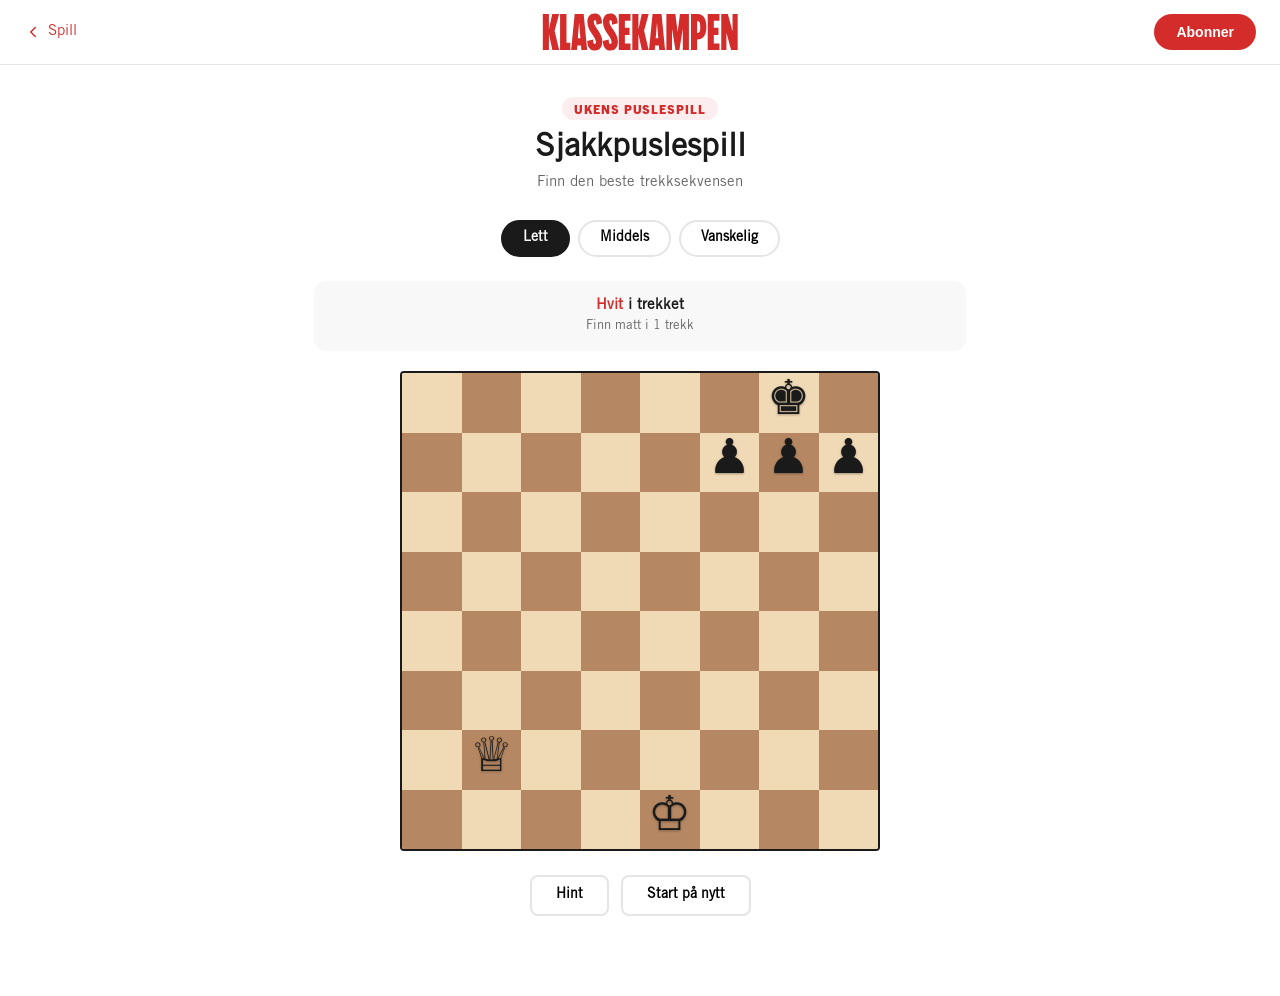
<file: sjakk.html>
<!DOCTYPE html>
<html lang="no">
<head>
  <meta charset="UTF-8">
  <meta name="viewport" content="width=device-width, initial-scale=1.0">
  <title>Sjakk – Klassekampen</title>
  <link rel="stylesheet" href="trade-gothic-lt-std-webfont/style.css">
  <style>
    *, *::before, *::after { box-sizing: border-box; margin: 0; padding: 0; }

    body {
      font-family: 'Trade Gothic LT Std Regular', 'Helvetica Neue', -apple-system, BlinkMacSystemFont, 'Segoe UI', Roboto, Oxygen, Ubuntu, Cantarell, 'Fira Sans', 'Droid Sans', sans-serif;
      color: #1a1a1a;
      background: #fff;
      overflow-x: hidden;
    }

    header {
      position: sticky;
      top: 0;
      z-index: 100;
      display: flex;
      align-items: center;
      justify-content: space-between;
      padding: 14px 24px;
      background: #fff;
      border-bottom: 1px solid #e5e5e5;
    }
    .header-left { display: flex; align-items: center; }
    .header-center { position: absolute; left: 50%; transform: translateX(-50%); }
    .header-right { display: flex; align-items: center; gap: 16px; }
    .btn-back {
      display: flex; align-items: center; gap: 6px;
      background: none; border: none; font-size: 15px;
      color: #d42b2b; cursor: pointer; text-decoration: none;
      font-weight: 500; transition: opacity .2s;
    }
    .btn-back:hover { opacity: .7; }
    .btn-back svg { width: 18px; height: 18px; }
    .logo {
      display: flex; align-items: center;
      text-decoration: none;
    }
    .logo svg { height: 38px; width: auto; fill: #d42b2b; }
    @media (max-width: 600px) { .logo svg { height: 26px; } }
    .btn-cta {
      background: #d42b2b; color: #fff; border: none;
      border-radius: 28px; padding: 10px 22px; font-size: 14px;
      font-weight: 600; cursor: pointer; white-space: nowrap;
      transition: background .2s;
    }
    .btn-cta:hover { background: #b82222; }

    .chess-container {
      max-width: 700px;
      margin: 0 auto;
      padding: 32px 24px 60px;
    }

    .game-header {
      text-align: center;
      margin-bottom: 28px;
    }
    .game-tag {
      display: inline-block;
      font-family: 'Trade Gothic Next LT Pro Heavy', 'Trade Gothic LT Std Bold Condensed No. 20', 'Helvetica Neue', sans-serif;
      font-size: 12px;
      font-weight: 900;
      text-transform: uppercase;
      letter-spacing: .08em;
      color: #d42b2b;
      background: rgba(212,43,43,.08);
      padding: 4px 12px;
      border-radius: 20px;
      margin-bottom: 10px;
    }
    .game-title {
      font-size: 32px;
      font-weight: 800;
      margin-bottom: 6px;
    }
    .game-subtitle {
      font-size: 15px;
      color: #666;
    }

    .difficulty-tabs {
      display: flex;
      justify-content: center;
      gap: 8px;
      margin-bottom: 24px;
    }
    .diff-tab {
      padding: 8px 20px;
      border: 2px solid #e5e5e5;
      border-radius: 24px;
      background: #fff;
      font-size: 14px;
      font-weight: 600;
      cursor: pointer;
      transition: all .2s;
      font-family: inherit;
    }
    .diff-tab:hover { border-color: #ccc; }
    .diff-tab.active {
      background: #1a1a1a;
      color: #fff;
      border-color: #1a1a1a;
    }

    .puzzle-info {
      text-align: center;
      margin-bottom: 20px;
      padding: 16px;
      background: #f8f8f8;
      border-radius: 12px;
    }
    .puzzle-info .turn {
      font-size: 15px;
      font-weight: 600;
      margin-bottom: 4px;
    }
    .puzzle-info .turn span {
      color: #d42b2b;
    }
    .puzzle-info .goal {
      font-size: 13px;
      color: #666;
    }

    .board-wrap {
      display: flex;
      justify-content: center;
      margin-bottom: 24px;
    }
    .board {
      display: grid;
      grid-template-columns: repeat(8, 1fr);
      border: 2px solid #1a1a1a;
      border-radius: 4px;
      overflow: hidden;
      width: 100%;
      max-width: 480px;
      aspect-ratio: 1;
    }
    .cell {
      aspect-ratio: 1;
      display: flex;
      align-items: center;
      justify-content: center;
      font-size: 0;
      cursor: pointer;
      position: relative;
      transition: background .15s;
      user-select: none;
    }
    .cell.light { background: #f0d9b5; }
    .cell.dark { background: #b58863; }
    .cell.selected { background: #829769 !important; }
    .cell.highlight { background: rgba(255,255,50,.45) !important; }
    .cell.move-target::after {
      content: '';
      position: absolute;
      width: 30%;
      height: 30%;
      border-radius: 50%;
      background: rgba(0,0,0,.2);
    }
    .cell.move-target.has-piece::after {
      width: 90%;
      height: 90%;
      border-radius: 50%;
      background: none;
      border: 3px solid rgba(0,0,0,.2);
    }
    .cell .piece {
      font-size: min(5.5vw, 48px);
      line-height: 1;
      pointer-events: none;
      filter: drop-shadow(0 1px 1px rgba(0,0,0,.3));
    }

    .controls {
      display: flex;
      justify-content: center;
      gap: 12px;
      margin-bottom: 20px;
    }
    .btn-ctrl {
      padding: 10px 24px;
      border: 2px solid #e5e5e5;
      border-radius: 8px;
      background: #fff;
      font-size: 14px;
      font-weight: 600;
      cursor: pointer;
      transition: all .2s;
      font-family: inherit;
    }
    .btn-ctrl:hover { border-color: #ccc; background: #f8f8f8; }
    .btn-ctrl.primary {
      background: #d42b2b;
      color: #fff;
      border-color: #d42b2b;
    }
    .btn-ctrl.primary:hover { background: #b82222; }

    .move-history {
      text-align: center;
      margin-bottom: 20px;
    }
    .move-history h3 {
      font-size: 14px;
      text-transform: uppercase;
      letter-spacing: .05em;
      color: #999;
      margin-bottom: 8px;
    }
    .moves-list {
      display: flex;
      justify-content: center;
      gap: 6px;
      flex-wrap: wrap;
    }
    .move-chip {
      display: inline-block;
      padding: 4px 10px;
      background: #f0f0f0;
      border-radius: 6px;
      font-size: 13px;
      font-weight: 600;
      font-family: 'SF Mono', 'Monaco', 'Menlo', monospace;
    }
    .move-chip.correct { background: #e8f5e9; color: #2e7d32; }
    .move-chip.wrong { background: #fce4ec; color: #c62828; }

    .result-banner {
      text-align: center;
      padding: 24px;
      border-radius: 12px;
      margin-bottom: 20px;
      display: none;
    }
    .result-banner.win {
      background: #e8f5e9;
      display: block;
    }
    .result-banner.lose {
      background: #fce4ec;
      display: block;
    }
    .result-banner h2 {
      font-size: 22px;
      margin-bottom: 4px;
    }
    .result-banner p {
      font-size: 14px;
      color: #555;
    }

    .toast {
      position: fixed;
      top: 80px;
      left: 50%;
      transform: translateX(-50%) translateY(-20px);
      background: #1a1a1a;
      color: #fff;
      padding: 12px 28px;
      border-radius: 8px;
      font-weight: 600;
      font-size: 14px;
      opacity: 0;
      pointer-events: none;
      transition: all .3s;
      z-index: 200;
    }
    .toast.show {
      opacity: 1;
      transform: translateX(-50%) translateY(0);
    }

    /* ── iPad ─────────────────────────────────── */
    @media (max-width: 1024px) {
      .chess-container { max-width: 600px; padding: 28px 20px 50px; }
    }

    /* ── iPad mini / small tablets ────────────── */
    @media (max-width: 768px) {
      header { padding: 12px 16px; }
      .chess-container { padding: 24px 16px 40px; }
      .game-title { font-size: 28px; }
      .board { max-width: 420px; }
      .cell .piece { font-size: 44px; }
    }

    /* ── iPhone (all sizes) ───────────────────── */
    @media (max-width: 600px) {
      header { padding: 10px 14px; }
      .header-cta { display: none; }
      .btn-cta { padding: 8px 16px; font-size: 13px; }
      .chess-container { padding: 20px 12px 32px; }
      .game-title { font-size: 24px; }
      .game-subtitle { font-size: 14px; }
      .difficulty-tabs { gap: 6px; }
      .diff-tab { padding: 7px 16px; font-size: 13px; }
      .board { max-width: 100%; }
      .cell .piece { font-size: 6vw; }
      .puzzle-info { padding: 12px; }
      .controls { gap: 8px; }
      .btn-ctrl { padding: 9px 18px; font-size: 13px; }
      .result-banner { padding: 18px; }
      .result-banner h2 { font-size: 20px; }
    }

    /* ── iPhone SE / small phones ─────────────── */
    @media (max-width: 375px) {
      .chess-container { padding: 16px 8px 24px; }
      .game-title { font-size: 22px; }
      .diff-tab { padding: 6px 12px; font-size: 12px; }
      .cell .piece { font-size: 7vw; }
      .btn-ctrl { padding: 8px 14px; font-size: 12px; }
    }
  </style>
</head>
<body>

<header>
  <div class="header-left">
    <a href="index.html" class="btn-back" aria-label="Tilbake til forsiden">
      <svg xmlns="http://www.w3.org/2000/svg" viewBox="0 0 24 24" fill="none"
           stroke="currentColor" stroke-width="2" stroke-linecap="round" stroke-linejoin="round">
        <polyline points="15 18 9 12 15 6"/>
      </svg>
      Spill
    </a>
  </div>
  <div class="header-center">
    <a href="index.html" class="logo" aria-label="Klassekampen">
      <svg xmlns="http://www.w3.org/2000/svg" viewBox="0 0 201 39">
        <path d="M183.903 37.9992H189.193V20.1763L193.992 38.0029H200.75V1.12608H195.46V18.8528L190.661 1.12608H183.903V37.9992ZM182.044 37.9992V31.2412H176.262V22.6237H181.06V15.13H176.262V7.88406H182.04V1.12608H169.992V37.9992H182.044ZM159.123 8.37206H160.002C161.326 8.37206 162.354 9.83974 162.354 14.4461C162.354 19.0007 161.326 20.5202 160.002 20.5202H159.123V8.37206ZM152.853 37.9992H159.123V27.2264H159.807C164.753 27.2264 168.62 23.4555 168.62 14.4461C168.62 5.09288 164.753 1.12608 159.807 1.12608H152.853V37.9992ZM127.584 37.9992H133.362V16.1097L136.889 37.9992H140.904L144.431 16.1097V37.9992H150.701V1.12608H141.496L139.144 19.3926L136.793 1.12608H127.588V37.9992H127.584ZM116.615 26.0027L117.939 9.79168L119.262 26.0027H116.615ZM109.758 37.9992H115.636L116.028 33.3485H119.846L120.238 37.9992H126.213L122.59 1.12238H113.384L109.758 37.9992ZM92.6186 37.9992H98.8886V21.4961L102.415 37.9992H109.369L104.715 18.265L109.366 1.12608H102.316L98.8886 16.6975V1.12608H92.6186V37.9992ZM78.7108 37.9992H90.7591V31.2412H84.9808V22.6237H89.7794V15.13H84.9808V7.88406H90.7591V1.12608H78.7108V37.9992ZM62.3038 28.6978C62.7918 36.3874 66.0266 38.5427 70.1894 38.5427C75.036 38.5427 77.8272 35.1156 77.8272 29.0416C77.8272 20.3723 69.0618 14.3019 69.0618 9.01162C69.0618 7.78794 69.7457 7.34801 70.3335 7.34801C71.4093 7.34801 71.853 8.76763 71.853 12.0505L77.6313 10.4349C77.1433 2.74533 74.0563 0.590027 70.0415 0.590027C65.2909 0.590027 62.4998 4.06514 62.4998 9.1595C62.4998 18.4166 71.365 24.243 71.365 30.1174C71.365 31.293 70.6811 31.781 70.0932 31.781C68.8696 31.781 68.3779 30.3614 68.3779 27.0785L62.3038 28.6978ZM46.2924 28.6978C46.7804 36.3874 50.0152 38.5427 54.178 38.5427C59.0246 38.5427 61.8158 35.1156 61.8158 29.0416C61.8158 20.3723 53.0504 14.3019 53.0504 9.01162C53.0504 7.78794 53.7343 7.34801 54.3222 7.34801C55.398 7.34801 55.8416 8.76763 55.8416 12.0505L61.6199 10.4349C61.1319 2.74533 58.045 0.590027 54.0301 0.590027C49.2795 0.590027 46.4884 4.06514 46.4884 9.1595C46.4884 18.4166 55.3536 24.243 55.3536 30.1174C55.3536 31.293 54.6697 31.781 54.0819 31.781C52.8582 31.781 52.3665 30.3614 52.3665 27.0785L46.2924 28.6978ZM36.6915 26.0027L38.015 9.79168L39.3385 26.0027H36.6915ZM29.8374 37.9992H35.7155L36.1074 33.3485H39.9263L40.3182 37.9992H46.2924L42.6694 1.12238H33.4641L29.8374 37.9992ZM18.4768 37.9992H28.9575V30.5092H25.0388V1.12608H18.4768V37.9992ZM0.75 1.12608V38.0029H7.01629V21.4961L10.5432 37.9992H17.4971L12.8426 18.265L17.4971 1.12608H10.4433L7.01629 16.6975V1.12608H0.75Z"/>
      </svg>
    </a>
  </div>
  <div class="header-right">
    <button class="btn-cta header-cta">Abonner</button>
  </div>
</header>

<div class="toast" id="toast"></div>

<main class="chess-container">
  <div class="game-header">
    <span class="game-tag">Ukens puslespill</span>
    <h1 class="game-title">Sjakkpuslespill</h1>
    <p class="game-subtitle">Finn den beste trekksekvensen</p>
  </div>

  <div class="difficulty-tabs">
    <button class="diff-tab active" data-diff="easy">Lett</button>
    <button class="diff-tab" data-diff="medium">Middels</button>
    <button class="diff-tab" data-diff="hard">Vanskelig</button>
  </div>

  <div class="puzzle-info" id="puzzleInfo">
    <div class="turn"><span id="turnColor">Hvit</span> i trekket</div>
    <div class="goal" id="goalText">Finn matt i 1 trekk</div>
  </div>

  <div class="board-wrap">
    <div class="board" id="board"></div>
  </div>

  <div class="controls">
    <button class="btn-ctrl" id="btnHint">Hint</button>
    <button class="btn-ctrl" id="btnReset">Start på nytt</button>
  </div>

  <div class="move-history" id="moveHistory" style="display:none;">
    <h3>Trekk</h3>
    <div class="moves-list" id="movesList"></div>
  </div>

  <div class="result-banner" id="resultBanner">
    <h2 id="resultTitle"></h2>
    <p id="resultText"></p>
  </div>
</main>

<script>
const PIECES = {
  K: '♔', Q: '♕', R: '♖', B: '♗', N: '♘', P: '♙',
  k: '♚', q: '♛', r: '♜', b: '♝', n: '♞', p: '♟'
};

const PUZZLES = {
  easy: [
    {
      fen: '6k1/5ppp/8/8/8/8/1Q6/4K3 w',
      solution: [['b2','g7']],
      goal: 'Finn matt i 1 trekk'
    },
    {
      fen: '5rk1/5Npp/8/8/8/8/1Q6/4K3 w',
      solution: [['b2','g7']],
      goal: 'Finn matt i 1 trekk'
    },
    {
      fen: 'r1bqk2r/pppp1Qpp/2n2n2/2b1p3/2B1P3/8/PPPP1PPP/RNB1K1NR w',
      solution: [['f7','f6']],
      goal: 'Finn matt i 1 trekk'
    }
  ],
  medium: [
    {
      fen: '2r3k1/5ppp/8/8/8/2B5/1Q3PPP/6K1 w',
      solution: [['b2','g7'],['_','_'],['c3','g7']],
      goal: 'Finn matt i 2 trekk'
    },
    {
      fen: 'r1b1kb1r/pppp1ppp/5q2/4p3/3nP3/3P4/PPP2PPP/RNBQKB1R w',
      solution: [['d1','a4']],
      goal: 'Vinn materiale'
    },
    {
      fen: '6k1/pp3ppp/8/3R4/8/8/PP3PPP/2r3K1 w',
      solution: [['d5','d8'],['c1','d1'],['d8','d1']],
      goal: 'Finn matt i 2 trekk'
    }
  ],
  hard: [
    {
      fen: 'r1bqr1k1/ppp2ppp/2np4/2bNpP2/4P1Q1/3B4/PPP3PP/R1B1K2R w',
      solution: [['g4','g7'],['g8','g7'],['d3','h7']],
      goal: 'Finn matt i 2 trekk'
    },
    {
      fen: '3r2k1/pb3pp1/1p5p/8/3N4/P3q1P1/1P3Q1P/5RK1 w',
      solution: [['d4','e6'],['e3','e6'],['f2','f7']],
      goal: 'Finn matt i 2 trekk'
    },
    {
      fen: 'r4rk1/ppp2ppp/2n2q2/3p4/3P4/2PB1N2/PP3PPP/R2Q1RK1 w',
      solution: [['d3','h7'],['g8','h7'],['f3','g5']],
      goal: 'Vinn materiale med angrep'
    }
  ]
};

let board = [];
let selectedCell = null;
let currentDifficulty = 'easy';
let currentPuzzle = null;
let solutionStep = 0;
let moveHistoryArr = [];
let puzzleSolved = false;
let puzzleFailed = false;
let hintsUsed = 0;

function parseFEN(fen) {
  const parts = fen.split(' ');
  const rows = parts[0].split('/');
  const b = [];
  for (let r = 0; r < 8; r++) {
    b[r] = [];
    let c = 0;
    for (const ch of rows[r]) {
      if (/\d/.test(ch)) {
        for (let i = 0; i < parseInt(ch); i++) b[r][c++] = null;
      } else {
        b[r][c++] = ch;
      }
    }
  }
  return { board: b, turn: parts[1] || 'w' };
}

function isWhite(piece) { return piece && piece === piece.toUpperCase(); }
function isBlack(piece) { return piece && piece === piece.toLowerCase(); }

function getPseudoMoves(b, row, col) {
  const piece = b[row][col];
  if (!piece) return [];
  const moves = [];
  const white = isWhite(piece);
  const type = piece.toLowerCase();

  function addIfValid(r, c) {
    if (r < 0 || r > 7 || c < 0 || c > 7) return false;
    const target = b[r][c];
    if (target && isWhite(target) === white) return false;
    moves.push([r, c]);
    return !target;
  }

  function addSliding(dirs) {
    for (const [dr, dc] of dirs) {
      for (let i = 1; i < 8; i++) {
        if (!addIfValid(row + dr * i, col + dc * i)) break;
      }
    }
  }

  if (type === 'p') {
    const dir = white ? -1 : 1;
    const startRow = white ? 6 : 1;
    if (row + dir >= 0 && row + dir <= 7 && !b[row + dir][col]) {
      moves.push([row + dir, col]);
      if (row === startRow && !b[row + 2 * dir][col]) {
        moves.push([row + 2 * dir, col]);
      }
    }
    for (const dc of [-1, 1]) {
      const nr = row + dir, nc = col + dc;
      if (nr >= 0 && nr <= 7 && nc >= 0 && nc <= 7 && b[nr][nc] && isWhite(b[nr][nc]) !== white) {
        moves.push([nr, nc]);
      }
    }
  } else if (type === 'n') {
    for (const [dr, dc] of [[-2,-1],[-2,1],[-1,-2],[-1,2],[1,-2],[1,2],[2,-1],[2,1]]) {
      addIfValid(row + dr, col + dc);
    }
  } else if (type === 'b') {
    addSliding([[-1,-1],[-1,1],[1,-1],[1,1]]);
  } else if (type === 'r') {
    addSliding([[-1,0],[1,0],[0,-1],[0,1]]);
  } else if (type === 'q') {
    addSliding([[-1,-1],[-1,1],[1,-1],[1,1],[-1,0],[1,0],[0,-1],[0,1]]);
  } else if (type === 'k') {
    for (const [dr, dc] of [[-1,-1],[-1,0],[-1,1],[0,-1],[0,1],[1,-1],[1,0],[1,1]]) {
      addIfValid(row + dr, col + dc);
    }
  }

  return moves;
}

function toAlgebraic(row, col) {
  return String.fromCharCode(97 + col) + (8 - row);
}

function fromAlgebraic(sq) {
  return [8 - parseInt(sq[1]), sq.charCodeAt(0) - 97];
}

function renderBoard() {
  const $board = document.getElementById('board');
  $board.innerHTML = '';
  for (let r = 0; r < 8; r++) {
    for (let c = 0; c < 8; c++) {
      const cell = document.createElement('div');
      cell.className = 'cell ' + ((r + c) % 2 === 0 ? 'light' : 'dark');
      cell.dataset.row = r;
      cell.dataset.col = c;

      if (selectedCell && selectedCell[0] === r && selectedCell[1] === c) {
        cell.classList.add('selected');
      }

      if (board[r][c]) {
        const span = document.createElement('span');
        span.className = 'piece';
        span.textContent = PIECES[board[r][c]];
        cell.appendChild(span);
      }

      cell.addEventListener('click', () => onCellClick(r, c));
      $board.appendChild(cell);
    }
  }
  showLegalMoves();
}

function showLegalMoves() {
  if (!selectedCell) return;
  const [sr, sc] = selectedCell;
  const moves = getPseudoMoves(board, sr, sc);
  const cells = document.querySelectorAll('.cell');
  for (const [mr, mc] of moves) {
    const idx = mr * 8 + mc;
    cells[idx].classList.add('move-target');
    if (board[mr][mc]) cells[idx].classList.add('has-piece');
  }
}

function onCellClick(row, col) {
  if (puzzleSolved || puzzleFailed) return;

  const puzzle = currentPuzzle;
  const turn = puzzle.parsedTurn;
  const playerWhite = turn === 'w';

  if (selectedCell) {
    const [sr, sc] = selectedCell;
    const piece = board[sr][sc];
    if (piece && isWhite(piece) === playerWhite) {
      const moves = getPseudoMoves(board, sr, sc);
      const isLegal = moves.some(m => m[0] === row && m[1] === col);
      if (isLegal) {
        makePlayerMove(sr, sc, row, col);
        selectedCell = null;
        renderBoard();
        return;
      }
    }
    selectedCell = null;
    if (board[row][col] && isWhite(board[row][col]) === playerWhite) {
      selectedCell = [row, col];
    }
    renderBoard();
    return;
  }

  if (board[row][col] && isWhite(board[row][col]) === playerWhite) {
    selectedCell = [row, col];
    renderBoard();
  }
}

function makePlayerMove(sr, sc, dr, dc) {
  const moveStr = toAlgebraic(sr, sc);
  const destStr = toAlgebraic(dr, dc);

  const expected = currentPuzzle.solution[solutionStep];
  if (!expected) return;

  const [expFrom, expTo] = expected;

  if (moveStr === expFrom && destStr === expTo) {
    board[dr][dc] = board[sr][sc];
    board[sr][sc] = null;
    addMoveToHistory(moveStr + destStr, true);
    solutionStep++;

    if (solutionStep >= currentPuzzle.solution.length) {
      puzzleSolved = true;
      showResult(true);
      return;
    }

    setTimeout(() => {
      makeOpponentMove();
    }, 500);
  } else {
    addMoveToHistory(moveStr + destStr, false);
    showToast('Feil trekk. Prøv igjen!');
    puzzleFailed = true;
    showResult(false);
  }
}

function makeOpponentMove() {
  const expected = currentPuzzle.solution[solutionStep];
  if (!expected || expected[0] === '_') {
    solutionStep++;

    if (solutionStep >= currentPuzzle.solution.length) {
      puzzleSolved = true;
      showResult(true);
      return;
    }

    const opResp = findAnyLegalResponse();
    if (opResp) {
      const [sr, sc, dr, dc] = opResp;
      board[dr][dc] = board[sr][sc];
      board[sr][sc] = null;
      addMoveToHistory(toAlgebraic(sr, sc) + toAlgebraic(dr, dc), null);
      renderBoard();
    }
    return;
  }

  const [fromSq, toSq] = expected;
  const [sr, sc] = fromAlgebraic(fromSq);
  const [dr, dc] = fromAlgebraic(toSq);
  board[dr][dc] = board[sr][sc];
  board[sr][sc] = null;
  addMoveToHistory(fromSq + toSq, null);
  solutionStep++;
  renderBoard();
}

function findAnyLegalResponse() {
  const puzzle = currentPuzzle;
  const playerWhite = puzzle.parsedTurn === 'w';
  for (let r = 0; r < 8; r++) {
    for (let c = 0; c < 8; c++) {
      const p = board[r][c];
      if (p && isWhite(p) !== playerWhite) {
        const moves = getPseudoMoves(board, r, c);
        if (moves.length > 0) {
          const [mr, mc] = moves[0];
          return [r, c, mr, mc];
        }
      }
    }
  }
  return null;
}

function addMoveToHistory(moveStr, isCorrect) {
  moveHistoryArr.push({ move: moveStr, correct: isCorrect });
  const $hist = document.getElementById('moveHistory');
  const $list = document.getElementById('movesList');
  $hist.style.display = 'block';
  const chip = document.createElement('span');
  chip.className = 'move-chip';
  if (isCorrect === true) chip.classList.add('correct');
  else if (isCorrect === false) chip.classList.add('wrong');
  chip.textContent = moveStr;
  $list.appendChild(chip);
}

function showResult(won) {
  const $banner = document.getElementById('resultBanner');
  const $title = document.getElementById('resultTitle');
  const $text = document.getElementById('resultText');
  $banner.className = 'result-banner ' + (won ? 'win' : 'lose');
  if (won) {
    $title.textContent = 'Riktig!';
    $text.textContent = hintsUsed > 0
      ? `Du løste puslespillet med ${hintsUsed} hint.`
      : 'Du løste puslespillet uten hint!';
  } else {
    $title.textContent = 'Feil trekk';
    const sol = currentPuzzle.solution[0];
    $text.textContent = `Riktig trekk var ${sol[0]}${sol[1]}. Prøv igjen!`;
  }
}

function showToast(msg) {
  const $t = document.getElementById('toast');
  $t.textContent = msg;
  $t.classList.add('show');
  setTimeout(() => $t.classList.remove('show'), 2000);
}

function loadPuzzle(diff) {
  currentDifficulty = diff;
  const puzzleSet = PUZZLES[diff];
  const weekNum = Math.floor(Date.now() / (7 * 24 * 60 * 60 * 1000));
  const idx = weekNum % puzzleSet.length;
  currentPuzzle = { ...puzzleSet[idx] };
  const parsed = parseFEN(currentPuzzle.fen);
  board = parsed.board;
  currentPuzzle.parsedTurn = parsed.turn;
  selectedCell = null;
  solutionStep = 0;
  moveHistoryArr = [];
  puzzleSolved = false;
  puzzleFailed = false;
  hintsUsed = 0;

  document.getElementById('turnColor').textContent = parsed.turn === 'w' ? 'Hvit' : 'Svart';
  document.getElementById('goalText').textContent = currentPuzzle.goal;
  document.getElementById('moveHistory').style.display = 'none';
  document.getElementById('movesList').innerHTML = '';
  document.getElementById('resultBanner').className = 'result-banner';

  renderBoard();
}

document.querySelectorAll('.diff-tab').forEach(tab => {
  tab.addEventListener('click', () => {
    document.querySelectorAll('.diff-tab').forEach(t => t.classList.remove('active'));
    tab.classList.add('active');
    loadPuzzle(tab.dataset.diff);
  });
});

document.getElementById('btnReset').addEventListener('click', () => {
  loadPuzzle(currentDifficulty);
});

document.getElementById('btnHint').addEventListener('click', () => {
  if (puzzleSolved || puzzleFailed) return;
  const expected = currentPuzzle.solution[solutionStep];
  if (!expected) return;
  hintsUsed++;
  const [fromSq] = expected;
  const [r, c] = fromAlgebraic(fromSq);
  selectedCell = [r, c];
  renderBoard();

  const cells = document.querySelectorAll('.cell');
  cells[r * 8 + c].classList.add('highlight');
  showToast(`Hint: Prøv brikken på ${fromSq}`);
});

loadPuzzle('easy');
</script>
</body>
</html>
</file>
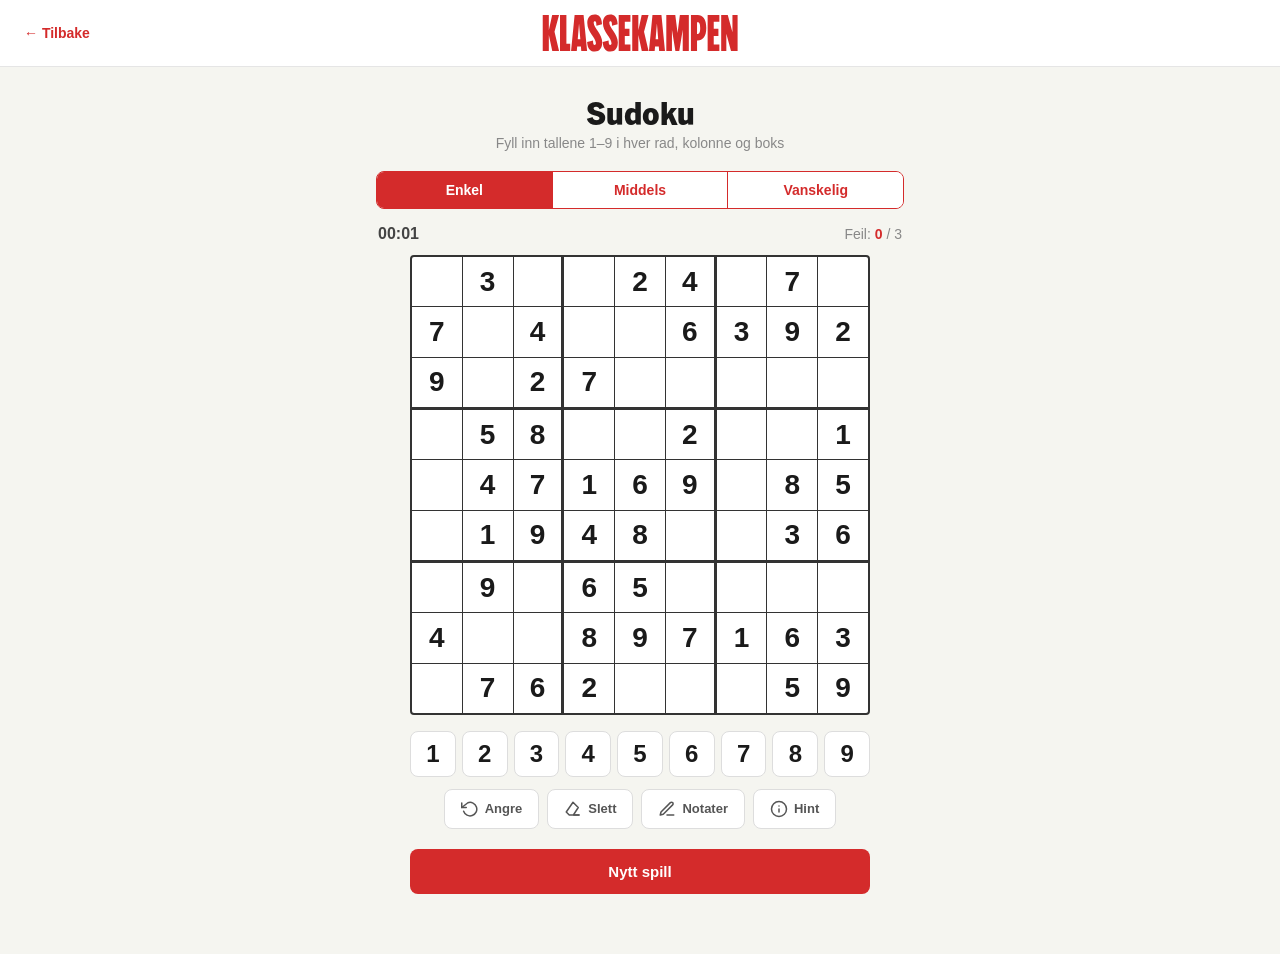
<file: sudoku.html>
<!DOCTYPE html>
<html lang="no">
<head>
  <meta charset="UTF-8">
  <meta name="viewport" content="width=device-width, initial-scale=1.0">
  <title>Sudoku – Klassekampen</title>
  <link rel="stylesheet" href="trade-gothic-lt-std-webfont/style.css">
  <style>
    *, *::before, *::after { box-sizing: border-box; margin: 0; padding: 0; }

    body {
      font-family: -apple-system, BlinkMacSystemFont, "Segoe UI", Roboto, Helvetica, Arial, sans-serif;
      color: #1a1a1a;
      background: #f5f5f0;
      min-height: 100vh;
    }

    header {
      display: flex;
      align-items: center;
      justify-content: center;
      padding: 14px 24px;
      background: #fff;
      border-bottom: 1px solid #e5e5e5;
      position: relative;
    }

    .back-link {
      position: absolute;
      left: 24px;
      font-size: 14px;
      color: #d42b2b;
      text-decoration: none;
      font-weight: 600;
      transition: opacity .2s;
    }
    .back-link:hover { opacity: .7; }

    .logo {
      display: flex;
      align-items: center;
      text-decoration: none;
    }
    .logo svg { height: 38px; width: auto; fill: #d42b2b; }
    @media (max-width: 600px) { .logo svg { height: 26px; } }

    .game-container {
      max-width: 560px;
      margin: 0 auto;
      padding: 24px 16px 60px;
    }

    .game-header {
      text-align: center;
      margin-bottom: 20px;
    }

    .game-header h1 {
      font-family: 'Trade Gothic Next LT Pro Heavy', 'Trade Gothic LT Std Bold Condensed No. 20', 'Helvetica Neue', -apple-system, BlinkMacSystemFont, 'Segoe UI', Roboto, Oxygen, Ubuntu, Cantarell, 'Fira Sans', 'Droid Sans', sans-serif;
      font-size: 32px;
      font-weight: 900;
      margin-bottom: 4px;
    }

    .game-header .subtitle {
      font-size: 14px;
      color: #888;
    }

    .difficulty-tabs {
      display: flex;
      gap: 0;
      margin-bottom: 16px;
      border-radius: 8px;
      overflow: hidden;
      border: 1.5px solid #d42b2b;
    }

    .diff-tab {
      flex: 1;
      padding: 10px 0;
      font-size: 14px;
      font-weight: 600;
      text-align: center;
      background: #fff;
      color: #d42b2b;
      border: none;
      cursor: pointer;
      transition: background .2s, color .2s;
    }
    .diff-tab:not(:last-child) { border-right: 1.5px solid #d42b2b; }
    .diff-tab.active { background: #d42b2b; color: #fff; }
    .diff-tab:hover:not(.active) { background: #fdf0f0; }

    .game-info {
      display: flex;
      justify-content: space-between;
      align-items: center;
      margin-bottom: 12px;
      padding: 0 2px;
    }

    .timer {
      font-size: 16px;
      font-weight: 600;
      font-variant-numeric: tabular-nums;
      color: #444;
    }

    .mistakes-counter {
      font-size: 14px;
      color: #888;
    }
    .mistakes-counter .mistake-count { color: #d42b2b; font-weight: 700; }

    .board-wrapper {
      position: relative;
      width: 100%;
      max-width: 460px;
      margin: 0 auto 16px;
    }

    .board {
      display: grid;
      grid-template-columns: repeat(9, 1fr);
      width: 100%;
      aspect-ratio: 1;
      background: #333;
      gap: 1px;
      border: 2.5px solid #333;
      border-radius: 4px;
      overflow: hidden;
    }

    .cell {
      background: #fff;
      display: flex;
      align-items: center;
      justify-content: center;
      font-size: clamp(16px, 4.5vw, 28px);
      font-weight: 600;
      cursor: pointer;
      position: relative;
      user-select: none;
      transition: background .1s;
    }

    .cell.given { color: #1a1a1a; font-weight: 800; }
    .cell.user-input { color: #2a6ed4; }
    .cell.selected { background: #dbeafe !important; }
    .cell.same-number { background: #e8f0fe; }
    .cell.same-row-col-box { background: #f0f0f0; }
    .cell.error { color: #d42b2b !important; background: #fde8e8 !important; }
    .cell.success-flash { background: #d4edda !important; transition: background .5s; }

    .cell-border-right { border-right: 2px solid #333; }
    .cell-border-bottom { border-bottom: 2px solid #333; }

    .notes-grid {
      display: grid;
      grid-template-columns: repeat(3, 1fr);
      grid-template-rows: repeat(3, 1fr);
      width: 100%;
      height: 100%;
      position: absolute;
      top: 0; left: 0;
    }

    .note-num {
      display: flex;
      align-items: center;
      justify-content: center;
      font-size: clamp(7px, 1.8vw, 11px);
      font-weight: 500;
      color: #888;
    }

    .numpad {
      display: grid;
      grid-template-columns: repeat(9, 1fr);
      gap: 6px;
      max-width: 460px;
      margin: 0 auto 12px;
    }

    .numpad-btn {
      aspect-ratio: 1;
      border: 1.5px solid #ddd;
      border-radius: 8px;
      background: #fff;
      font-size: clamp(16px, 4vw, 24px);
      font-weight: 700;
      color: #1a1a1a;
      cursor: pointer;
      transition: background .15s, border-color .15s, transform .1s;
      display: flex;
      align-items: center;
      justify-content: center;
    }
    .numpad-btn:hover { background: #f7f7f7; border-color: #bbb; }
    .numpad-btn:active { transform: scale(.94); }
    .numpad-btn.completed { opacity: .3; pointer-events: none; }

    .actions {
      display: flex;
      justify-content: center;
      gap: 8px;
      max-width: 460px;
      margin: 0 auto 20px;
      flex-wrap: wrap;
    }

    .action-btn {
      display: flex;
      align-items: center;
      gap: 6px;
      padding: 10px 16px;
      border: 1.5px solid #ddd;
      border-radius: 8px;
      background: #fff;
      font-size: 13px;
      font-weight: 600;
      color: #555;
      cursor: pointer;
      transition: background .15s, border-color .15s;
    }
    .action-btn:hover { background: #f7f7f7; border-color: #bbb; }
    .action-btn.active { background: #e8f0fe; border-color: #2a6ed4; color: #2a6ed4; }
    .action-btn svg { width: 18px; height: 18px; }

    .new-game-btn {
      display: block;
      width: 100%;
      max-width: 460px;
      margin: 0 auto;
      padding: 14px;
      background: #d42b2b;
      color: #fff;
      border: none;
      border-radius: 8px;
      font-size: 15px;
      font-weight: 700;
      cursor: pointer;
      transition: background .2s;
    }
    .new-game-btn:hover { background: #b82222; }

    .modal-overlay {
      position: fixed;
      inset: 0;
      background: rgba(0,0,0,.5);
      display: flex;
      align-items: center;
      justify-content: center;
      z-index: 1000;
      opacity: 0;
      pointer-events: none;
      transition: opacity .3s;
    }
    .modal-overlay.visible { opacity: 1; pointer-events: all; }

    .modal {
      background: #fff;
      border-radius: 16px;
      padding: 40px 32px;
      text-align: center;
      max-width: 360px;
      width: 90%;
      transform: scale(.9);
      transition: transform .3s;
    }
    .modal-overlay.visible .modal { transform: scale(1); }

    .modal h2 {
      font-family: 'Trade Gothic Next LT Pro Heavy', 'Trade Gothic LT Std Bold Condensed No. 20', 'Helvetica Neue', -apple-system, BlinkMacSystemFont, 'Segoe UI', Roboto, Oxygen, Ubuntu, Cantarell, 'Fira Sans', 'Droid Sans', sans-serif;
      font-size: 28px;
      margin-bottom: 8px;
    }

    .modal p {
      color: #666;
      font-size: 15px;
      margin-bottom: 24px;
      line-height: 1.5;
    }

    .modal button {
      padding: 12px 32px;
      background: #d42b2b;
      color: #fff;
      border: none;
      border-radius: 8px;
      font-size: 15px;
      font-weight: 700;
      cursor: pointer;
      transition: background .2s;
    }
    .modal button:hover { background: #b82222; }

    /* ── iPad ─────────────────────────────────── */
    @media (max-width: 1024px) {
      .game-container { max-width: 500px; padding: 28px 20px 50px; }
    }

    /* ── iPad mini / small tablets ────────────── */
    @media (max-width: 768px) {
      header { padding: 12px 16px; }
      .game-container { padding: 24px 16px 40px; }
      .game-header h1 { font-size: 28px; }
    }

    /* ── iPhone (all sizes) ───────────────────── */
    @media (max-width: 600px) {
      header { padding: 10px 14px; }
      .btn-cta { padding: 8px 16px; font-size: 13px; }
      .game-container { padding: 20px 12px 32px; }
      .game-header h1 { font-size: 24px; }
      .actions { gap: 6px; }
      .action-btn { padding: 8px 12px; font-size: 12px; }
      .numpad { gap: 6px; }
      .modal { width: 90vw; min-width: 0; padding: 28px 18px; }
    }

    /* ── iPhone SE / small phones ─────────────── */
    @media (max-width: 375px) {
      .game-container { padding: 16px 8px 24px; }
      .game-header h1 { font-size: 22px; }
      .actions { gap: 4px; }
      .action-btn { padding: 7px 8px; font-size: 11px; }
      .numpad { gap: 4px; }
    }
  </style>
</head>
<body>

<header>
  <a href="index.html" class="back-link">&larr; Tilbake</a>
  <a href="index.html" class="logo" aria-label="Klassekampen">
    <svg xmlns="http://www.w3.org/2000/svg" viewBox="0 0 201 39">
      <path d="M183.903 37.9992H189.193V20.1763L193.992 38.0029H200.75V1.12608H195.46V18.8528L190.661 1.12608H183.903V37.9992ZM182.044 37.9992V31.2412H176.262V22.6237H181.06V15.13H176.262V7.88406H182.04V1.12608H169.992V37.9992H182.044ZM159.123 8.37206H160.002C161.326 8.37206 162.354 9.83974 162.354 14.4461C162.354 19.0007 161.326 20.5202 160.002 20.5202H159.123V8.37206ZM152.853 37.9992H159.123V27.2264H159.807C164.753 27.2264 168.62 23.4555 168.62 14.4461C168.62 5.09288 164.753 1.12608 159.807 1.12608H152.853V37.9992ZM127.584 37.9992H133.362V16.1097L136.889 37.9992H140.904L144.431 16.1097V37.9992H150.701V1.12608H141.496L139.144 19.3926L136.793 1.12608H127.588V37.9992H127.584ZM116.615 26.0027L117.939 9.79168L119.262 26.0027H116.615ZM109.758 37.9992H115.636L116.028 33.3485H119.846L120.238 37.9992H126.213L122.59 1.12238H113.384L109.758 37.9992ZM92.6186 37.9992H98.8886V21.4961L102.415 37.9992H109.369L104.715 18.265L109.366 1.12608H102.316L98.8886 16.6975V1.12608H92.6186V37.9992ZM78.7108 37.9992H90.7591V31.2412H84.9808V22.6237H89.7794V15.13H84.9808V7.88406H90.7591V1.12608H78.7108V37.9992ZM62.3038 28.6978C62.7918 36.3874 66.0266 38.5427 70.1894 38.5427C75.036 38.5427 77.8272 35.1156 77.8272 29.0416C77.8272 20.3723 69.0618 14.3019 69.0618 9.01162C69.0618 7.78794 69.7457 7.34801 70.3335 7.34801C71.4093 7.34801 71.853 8.76763 71.853 12.0505L77.6313 10.4349C77.1433 2.74533 74.0563 0.590027 70.0415 0.590027C65.2909 0.590027 62.4998 4.06514 62.4998 9.1595C62.4998 18.4166 71.365 24.243 71.365 30.1174C71.365 31.293 70.6811 31.781 70.0932 31.781C68.8696 31.781 68.3779 30.3614 68.3779 27.0785L62.3038 28.6978ZM46.2924 28.6978C46.7804 36.3874 50.0152 38.5427 54.178 38.5427C59.0246 38.5427 61.8158 35.1156 61.8158 29.0416C61.8158 20.3723 53.0504 14.3019 53.0504 9.01162C53.0504 7.78794 53.7343 7.34801 54.3222 7.34801C55.398 7.34801 55.8416 8.76763 55.8416 12.0505L61.6199 10.4349C61.1319 2.74533 58.045 0.590027 54.0301 0.590027C49.2795 0.590027 46.4884 4.06514 46.4884 9.1595C46.4884 18.4166 55.3536 24.243 55.3536 30.1174C55.3536 31.293 54.6697 31.781 54.0819 31.781C52.8582 31.781 52.3665 30.3614 52.3665 27.0785L46.2924 28.6978ZM36.6915 26.0027L38.015 9.79168L39.3385 26.0027H36.6915ZM29.8374 37.9992H35.7155L36.1074 33.3485H39.9263L40.3182 37.9992H46.2924L42.6694 1.12238H33.4641L29.8374 37.9992ZM18.4768 37.9992H28.9575V30.5092H25.0388V1.12608H18.4768V37.9992ZM0.75 1.12608V38.0029H7.01629V21.4961L10.5432 37.9992H17.4971L12.8426 18.265L17.4971 1.12608H10.4433L7.01629 16.6975V1.12608H0.75Z"/>
    </svg>
  </a>
</header>

<div class="game-container">
  <div class="game-header">
    <h1>Sudoku</h1>
    <div class="subtitle">Fyll inn tallene 1–9 i hver rad, kolonne og boks</div>
  </div>

  <div class="difficulty-tabs">
    <button class="diff-tab active" data-diff="easy">Enkel</button>
    <button class="diff-tab" data-diff="medium">Middels</button>
    <button class="diff-tab" data-diff="hard">Vanskelig</button>
  </div>

  <div class="game-info">
    <div class="timer" id="timer">00:00</div>
    <div class="mistakes-counter">Feil: <span class="mistake-count" id="mistakeCount">0</span> / 3</div>
  </div>

  <div class="board-wrapper">
    <div class="board" id="board"></div>
  </div>

  <div class="numpad" id="numpad"></div>

  <div class="actions">
    <button class="action-btn" id="undoBtn">
      <svg viewBox="0 0 24 24" fill="none" stroke="currentColor" stroke-width="2" stroke-linecap="round" stroke-linejoin="round"><polyline points="1 4 1 10 7 10"/><path d="M3.51 15a9 9 0 105.64-11.36L1 10"/></svg>
      Angre
    </button>
    <button class="action-btn" id="eraseBtn">
      <svg viewBox="0 0 24 24" fill="none" stroke="currentColor" stroke-width="2" stroke-linecap="round" stroke-linejoin="round"><path d="M20 20H7L3 16l9-13 7 7-6.5 10z"/><line x1="13" y1="20" x2="20" y2="20"/></svg>
      Slett
    </button>
    <button class="action-btn" id="notesBtn">
      <svg viewBox="0 0 24 24" fill="none" stroke="currentColor" stroke-width="2" stroke-linecap="round" stroke-linejoin="round"><path d="M12 20h9"/><path d="M16.5 3.5a2.121 2.121 0 013 3L7 19l-4 1 1-4L16.5 3.5z"/></svg>
      Notater
    </button>
    <button class="action-btn" id="hintBtn">
      <svg viewBox="0 0 24 24" fill="none" stroke="currentColor" stroke-width="2" stroke-linecap="round" stroke-linejoin="round"><circle cx="12" cy="12" r="10"/><line x1="12" y1="16" x2="12" y2="12"/><line x1="12" y1="8" x2="12.01" y2="8"/></svg>
      Hint
    </button>
  </div>

  <button class="new-game-btn" id="newGameBtn">Nytt spill</button>
</div>

<div class="modal-overlay" id="winModal">
  <div class="modal">
    <h2>Gratulerer!</h2>
    <p id="winMessage">Du løste sudokuen!</p>
    <button id="winNewGame">Nytt spill</button>
  </div>
</div>

<div class="modal-overlay" id="loseModal">
  <div class="modal">
    <h2>Spillet er over</h2>
    <p>Du har brukt 3 feil. Prøv igjen!</p>
    <button id="loseNewGame">Prøv igjen</button>
  </div>
</div>

<script>
(function() {
  // ── Sudoku Generator ──────────────────────────────

  function shuffle(arr) {
    for (let i = arr.length - 1; i > 0; i--) {
      const j = Math.floor(Math.random() * (i + 1));
      [arr[i], arr[j]] = [arr[j], arr[i]];
    }
    return arr;
  }

  function isValid(board, row, col, num) {
    for (let i = 0; i < 9; i++) {
      if (board[row][i] === num) return false;
      if (board[i][col] === num) return false;
    }
    const br = Math.floor(row / 3) * 3;
    const bc = Math.floor(col / 3) * 3;
    for (let r = br; r < br + 3; r++)
      for (let c = bc; c < bc + 3; c++)
        if (board[r][c] === num) return false;
    return true;
  }

  function solveSudoku(board) {
    for (let r = 0; r < 9; r++) {
      for (let c = 0; c < 9; c++) {
        if (board[r][c] === 0) {
          const nums = shuffle([1,2,3,4,5,6,7,8,9]);
          for (const n of nums) {
            if (isValid(board, r, c, n)) {
              board[r][c] = n;
              if (solveSudoku(board)) return true;
              board[r][c] = 0;
            }
          }
          return false;
        }
      }
    }
    return true;
  }

  function generateSolution() {
    const board = Array.from({length: 9}, () => Array(9).fill(0));
    solveSudoku(board);
    return board;
  }

  function countSolutions(board, limit) {
    let count = 0;
    function solve(b) {
      if (count >= limit) return;
      for (let r = 0; r < 9; r++) {
        for (let c = 0; c < 9; c++) {
          if (b[r][c] === 0) {
            for (let n = 1; n <= 9; n++) {
              if (isValid(b, r, c, n)) {
                b[r][c] = n;
                solve(b);
                b[r][c] = 0;
              }
            }
            return;
          }
        }
      }
      count++;
    }
    solve(board);
    return count;
  }

  function generatePuzzle(difficulty) {
    const solution = generateSolution();
    const puzzle = solution.map(r => [...r]);

    const cellsToRemove = { easy: 36, medium: 46, hard: 54 };
    let remove = cellsToRemove[difficulty];

    const positions = shuffle(
      Array.from({length: 81}, (_, i) => [Math.floor(i/9), i%9])
    );

    for (const [r, c] of positions) {
      if (remove <= 0) break;
      const backup = puzzle[r][c];
      puzzle[r][c] = 0;

      const testBoard = puzzle.map(row => [...row]);
      if (countSolutions(testBoard, 2) !== 1) {
        puzzle[r][c] = backup;
      } else {
        remove--;
      }
    }

    return { puzzle, solution };
  }

  // ── Game State ────────────────────────────────────

  let solution = [];
  let puzzle = [];
  let board = [];
  let notes = [];
  let history = [];
  let selectedCell = null;
  let notesMode = false;
  let mistakes = 0;
  let timerSeconds = 0;
  let timerInterval = null;
  let gameOver = false;
  let currentDifficulty = 'easy';

  const boardEl = document.getElementById('board');
  const numpadEl = document.getElementById('numpad');
  const timerEl = document.getElementById('timer');
  const mistakeEl = document.getElementById('mistakeCount');
  const winModal = document.getElementById('winModal');
  const loseModal = document.getElementById('loseModal');

  // ── Initialize ────────────────────────────────────

  function startGame(difficulty) {
    currentDifficulty = difficulty;
    const gen = generatePuzzle(difficulty);
    solution = gen.solution;
    puzzle = gen.puzzle;
    board = puzzle.map(r => [...r]);
    notes = Array.from({length: 9}, () => Array.from({length: 9}, () => new Set()));
    history = [];
    selectedCell = null;
    notesMode = false;
    mistakes = 0;
    gameOver = false;
    timerSeconds = 0;

    mistakeEl.textContent = '0';
    document.getElementById('notesBtn').classList.remove('active');
    winModal.classList.remove('visible');
    loseModal.classList.remove('visible');

    clearInterval(timerInterval);
    timerInterval = setInterval(() => {
      if (!gameOver) {
        timerSeconds++;
        timerEl.textContent = formatTime(timerSeconds);
      }
    }, 1000);
    timerEl.textContent = '00:00';

    renderBoard();
    renderNumpad();
    updateDifficultyTabs();
  }

  function formatTime(s) {
    const m = Math.floor(s / 60);
    const sec = s % 60;
    return String(m).padStart(2, '0') + ':' + String(sec).padStart(2, '0');
  }

  // ── Render Board ──────────────────────────────────

  function renderBoard() {
    boardEl.innerHTML = '';
    for (let r = 0; r < 9; r++) {
      for (let c = 0; c < 9; c++) {
        const cell = document.createElement('div');
        cell.className = 'cell';
        cell.dataset.row = r;
        cell.dataset.col = c;

        if (c === 2 || c === 5) cell.classList.add('cell-border-right');
        if (r === 2 || r === 5) cell.classList.add('cell-border-bottom');

        if (puzzle[r][c] !== 0) {
          cell.textContent = puzzle[r][c];
          cell.classList.add('given');
        } else if (board[r][c] !== 0) {
          cell.textContent = board[r][c];
          cell.classList.add('user-input');
          if (board[r][c] !== solution[r][c]) {
            cell.classList.add('error');
          }
        } else if (notes[r][c].size > 0) {
          const grid = document.createElement('div');
          grid.className = 'notes-grid';
          for (let n = 1; n <= 9; n++) {
            const noteEl = document.createElement('div');
            noteEl.className = 'note-num';
            if (notes[r][c].has(n)) noteEl.textContent = n;
            grid.appendChild(noteEl);
          }
          cell.appendChild(grid);
        }

        cell.addEventListener('click', () => selectCell(r, c));
        boardEl.appendChild(cell);
      }
    }
    highlightSelection();
  }

  function highlightSelection() {
    const cells = boardEl.querySelectorAll('.cell');
    cells.forEach(cell => {
      cell.classList.remove('selected', 'same-number', 'same-row-col-box');
    });

    if (selectedCell === null) return;
    const [sr, sc] = selectedCell;
    const selectedNum = board[sr][sc];
    const sBoxR = Math.floor(sr / 3) * 3;
    const sBoxC = Math.floor(sc / 3) * 3;

    cells.forEach(cell => {
      const r = +cell.dataset.row;
      const c = +cell.dataset.col;
      const boxR = Math.floor(r / 3) * 3;
      const boxC = Math.floor(c / 3) * 3;

      if (r === sr && c === sc) {
        cell.classList.add('selected');
      } else if (selectedNum !== 0 && board[r][c] === selectedNum) {
        cell.classList.add('same-number');
      } else if (r === sr || c === sc || (boxR === sBoxR && boxC === sBoxC)) {
        cell.classList.add('same-row-col-box');
      }
    });
  }

  function selectCell(r, c) {
    if (gameOver) return;
    selectedCell = [r, c];
    highlightSelection();
  }

  // ── Render Numpad ─────────────────────────────────

  function renderNumpad() {
    numpadEl.innerHTML = '';
    for (let n = 1; n <= 9; n++) {
      const btn = document.createElement('button');
      btn.className = 'numpad-btn';
      btn.textContent = n;
      btn.dataset.num = n;

      let count = 0;
      for (let r = 0; r < 9; r++)
        for (let c = 0; c < 9; c++)
          if (board[r][c] === n) count++;
      if (count >= 9) btn.classList.add('completed');

      btn.addEventListener('click', () => placeNumber(n));
      numpadEl.appendChild(btn);
    }
  }

  // ── Place Number ──────────────────────────────────

  function placeNumber(num) {
    if (gameOver || selectedCell === null) return;
    const [r, c] = selectedCell;
    if (puzzle[r][c] !== 0) return;

    if (notesMode) {
      const prevNotes = new Set(notes[r][c]);
      if (notes[r][c].has(num)) {
        notes[r][c].delete(num);
      } else {
        notes[r][c].add(num);
      }
      history.push({ type: 'note', row: r, col: c, prevNotes, prevValue: board[r][c] });
      renderBoard();
      return;
    }

    const prevValue = board[r][c];
    const prevNotes = new Set(notes[r][c]);
    board[r][c] = num;
    notes[r][c].clear();

    history.push({ type: 'place', row: r, col: c, prevValue, prevNotes });

    if (num !== solution[r][c]) {
      mistakes++;
      mistakeEl.textContent = mistakes;
      if (mistakes >= 3) {
        gameOver = true;
        clearInterval(timerInterval);
        renderBoard();
        setTimeout(() => loseModal.classList.add('visible'), 600);
        return;
      }
    }

    removeNoteFromPeers(r, c, num);
    renderBoard();
    renderNumpad();
    checkWin();
  }

  function removeNoteFromPeers(row, col, num) {
    const boxR = Math.floor(row / 3) * 3;
    const boxC = Math.floor(col / 3) * 3;
    for (let i = 0; i < 9; i++) {
      notes[row][i].delete(num);
      notes[i][col].delete(num);
    }
    for (let r = boxR; r < boxR + 3; r++)
      for (let c = boxC; c < boxC + 3; c++)
        notes[r][c].delete(num);
  }

  // ── Check Win ─────────────────────────────────────

  function checkWin() {
    for (let r = 0; r < 9; r++)
      for (let c = 0; c < 9; c++)
        if (board[r][c] !== solution[r][c]) return;

    gameOver = true;
    clearInterval(timerInterval);

    const cells = boardEl.querySelectorAll('.cell');
    cells.forEach((cell, i) => {
      setTimeout(() => cell.classList.add('success-flash'), i * 12);
    });

    const diffText = { easy: 'enkel', medium: 'middels', hard: 'vanskelig' };
    document.getElementById('winMessage').textContent =
      `Du løste ${diffText[currentDifficulty]} sudoku på ${formatTime(timerSeconds)}!`;

    setTimeout(() => winModal.classList.add('visible'), 1200);
  }

  // ── Actions ───────────────────────────────────────

  document.getElementById('undoBtn').addEventListener('click', () => {
    if (gameOver || history.length === 0) return;
    const action = history.pop();
    board[action.row][action.col] = action.prevValue || 0;
    notes[action.row][action.col] = action.prevNotes;
    renderBoard();
    renderNumpad();
  });

  document.getElementById('eraseBtn').addEventListener('click', () => {
    if (gameOver || selectedCell === null) return;
    const [r, c] = selectedCell;
    if (puzzle[r][c] !== 0) return;

    const prevValue = board[r][c];
    const prevNotes = new Set(notes[r][c]);

    if (prevValue !== 0 || prevNotes.size > 0) {
      history.push({ type: 'erase', row: r, col: c, prevValue, prevNotes });
    }

    board[r][c] = 0;
    notes[r][c].clear();
    renderBoard();
    renderNumpad();
  });

  const notesBtnEl = document.getElementById('notesBtn');
  notesBtnEl.addEventListener('click', () => {
    notesMode = !notesMode;
    notesBtnEl.classList.toggle('active', notesMode);
  });

  document.getElementById('hintBtn').addEventListener('click', () => {
    if (gameOver || selectedCell === null) return;
    const [r, c] = selectedCell;
    if (puzzle[r][c] !== 0 || board[r][c] === solution[r][c]) return;

    const prevValue = board[r][c];
    const prevNotes = new Set(notes[r][c]);
    board[r][c] = solution[r][c];
    notes[r][c].clear();
    history.push({ type: 'hint', row: r, col: c, prevValue, prevNotes });

    removeNoteFromPeers(r, c, solution[r][c]);
    renderBoard();
    renderNumpad();
    checkWin();
  });

  document.getElementById('newGameBtn').addEventListener('click', () => {
    startGame(currentDifficulty);
  });

  document.getElementById('winNewGame').addEventListener('click', () => {
    startGame(currentDifficulty);
  });

  document.getElementById('loseNewGame').addEventListener('click', () => {
    startGame(currentDifficulty);
  });

  // ── Difficulty Tabs ───────────────────────────────

  function updateDifficultyTabs() {
    document.querySelectorAll('.diff-tab').forEach(tab => {
      tab.classList.toggle('active', tab.dataset.diff === currentDifficulty);
    });
  }

  document.querySelectorAll('.diff-tab').forEach(tab => {
    tab.addEventListener('click', () => {
      startGame(tab.dataset.diff);
    });
  });

  // ── Keyboard Support ──────────────────────────────

  document.addEventListener('keydown', e => {
    if (gameOver) return;

    if (e.key >= '1' && e.key <= '9') {
      placeNumber(+e.key);
      return;
    }

    if (selectedCell === null) return;
    let [r, c] = selectedCell;

    switch(e.key) {
      case 'ArrowUp':    r = Math.max(0, r - 1); break;
      case 'ArrowDown':  r = Math.min(8, r + 1); break;
      case 'ArrowLeft':  c = Math.max(0, c - 1); break;
      case 'ArrowRight': c = Math.min(8, c + 1); break;
      case 'Backspace':
      case 'Delete':
        document.getElementById('eraseBtn').click();
        return;
      case 'n': case 'N':
        notesBtnEl.click();
        return;
      default: return;
    }

    e.preventDefault();
    selectCell(r, c);
  });

  // ── Start ─────────────────────────────────────────

  startGame('easy');
})();
</script>

</body>
</html>
</file>
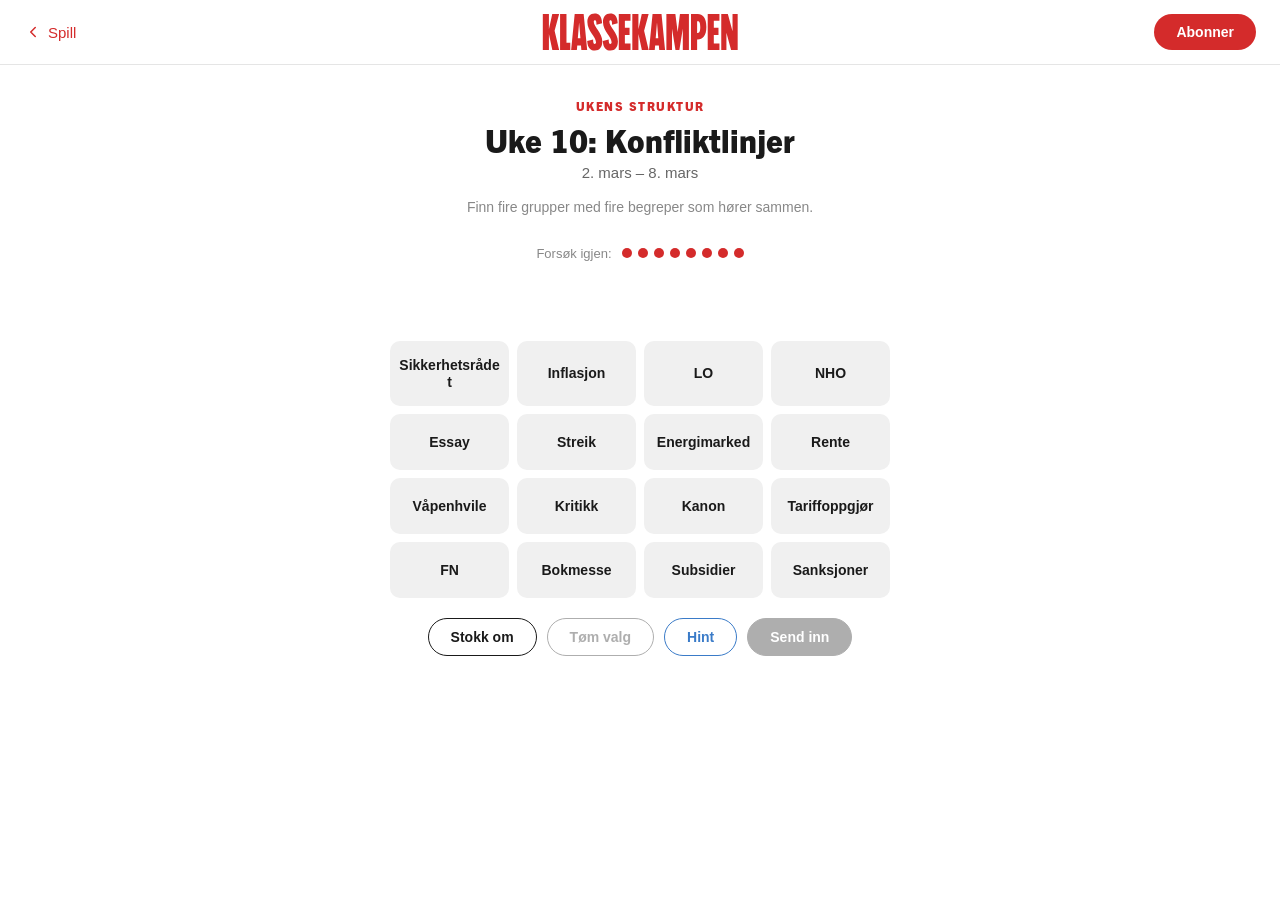
<file: ukens-struktur.html>
<!DOCTYPE html>
<html lang="no">
<head>
  <meta charset="UTF-8">
  <meta name="viewport" content="width=device-width, initial-scale=1.0">
  <title>Ukens Struktur – Klassekampen</title>
  <link rel="stylesheet" href="trade-gothic-lt-std-webfont/style.css">
  <style>
    *, *::before, *::after { box-sizing: border-box; margin: 0; padding: 0; }

    body {
      font-family: -apple-system, BlinkMacSystemFont, "Segoe UI", Roboto, Helvetica, Arial, sans-serif;
      color: #1a1a1a;
      background: #fff;
      overflow-x: hidden;
    }

    /* ── Header (consistent with main site) ─────── */
    header {
      position: sticky;
      top: 0;
      z-index: 100;
      display: flex;
      align-items: center;
      justify-content: space-between;
      padding: 14px 24px;
      background: #fff;
      border-bottom: 1px solid #e5e5e5;
    }
    .header-left { display: flex; align-items: center; }
    .header-center { position: absolute; left: 50%; transform: translateX(-50%); }
    .header-right { display: flex; align-items: center; gap: 16px; }
    .btn-back {
      display: flex; align-items: center; gap: 6px;
      background: none; border: none; font-size: 15px;
      color: #d42b2b; cursor: pointer; text-decoration: none;
      font-weight: 500; transition: opacity .2s;
    }
    .btn-back:hover { opacity: .7; }
    .btn-back svg { width: 18px; height: 18px; }
    .logo {
      display: flex; align-items: center;
      text-decoration: none;
    }
    .logo svg { height: 38px; width: auto; fill: #d42b2b; }
    @media (max-width: 600px) { .logo svg { height: 26px; } }
    .btn-cta {
      background: #d42b2b; color: #fff; border: none;
      border-radius: 28px; padding: 10px 22px; font-size: 14px;
      font-weight: 600; cursor: pointer; white-space: nowrap;
      transition: background .2s;
    }
    .btn-cta:hover { background: #b82222; }

    /* ── Game Container ─────────────────────────── */
    .game-wrap {
      max-width: 540px;
      margin: 0 auto;
      padding: 32px 20px 60px;
    }

    .game-header {
      text-align: center;
      margin-bottom: 28px;
    }
    .game-tag {
      display: inline-block;
      font-family: 'Trade Gothic Next LT Pro Heavy', 'Trade Gothic LT Std Bold Condensed No. 20', 'Helvetica Neue', sans-serif;
      font-size: 12px;
      font-weight: 900;
      text-transform: uppercase;
      letter-spacing: 1.5px;
      color: #d42b2b;
      margin-bottom: 8px;
    }
    .game-title {
      font-family: 'Trade Gothic Next LT Pro Heavy', 'Trade Gothic LT Std Bold Condensed No. 20', 'Helvetica Neue', -apple-system, BlinkMacSystemFont, 'Segoe UI', Roboto, Oxygen, Ubuntu, Cantarell, 'Fira Sans', 'Droid Sans', sans-serif;
      font-size: 32px;
      font-weight: 900;
      line-height: 1.15;
      color: #1a1a1a;
      margin-bottom: 6px;
    }
    @media (max-width: 600px) { .game-title { font-size: 24px; } }
    .game-subtitle {
      font-size: 15px;
      color: #666;
      margin-bottom: 16px;
    }
    .game-instructions {
      font-size: 14px;
      color: #888;
      line-height: 1.5;
    }

    /* ── Attempts indicator ─────────────────────── */
    .attempts-bar {
      display: flex;
      align-items: center;
      justify-content: center;
      gap: 6px;
      margin-bottom: 24px;
    }
    .attempts-label {
      font-size: 13px;
      color: #888;
      margin-right: 4px;
    }
    .attempt-dot {
      width: 10px; height: 10px;
      border-radius: 50%;
      background: #d42b2b;
      transition: background .3s, transform .3s;
    }
    .attempt-dot.used {
      background: #e0e0e0;
      transform: scale(.8);
    }

    /* ── Feedback toast ─────────────────────────── */
    .toast {
      text-align: center;
      min-height: 32px;
      margin-bottom: 16px;
      font-size: 14px;
      font-weight: 600;
      color: #1a1a1a;
      opacity: 0;
      transform: translateY(-6px);
      transition: opacity .3s, transform .3s;
    }
    .toast.visible {
      opacity: 1;
      transform: translateY(0);
    }
    .toast.error { color: #c53030; }
    .toast.success { color: #2a9d4e; }
    .toast.hint { color: #3a7bc8; }

    /* ── Solved category rows ──────────────────── */
    .solved-rows {
      display: flex;
      flex-direction: column;
      gap: 8px;
      margin-bottom: 8px;
    }
    .solved-row {
      border-radius: 10px;
      padding: 16px 20px;
      text-align: center;
      animation: solvedReveal .5s cubic-bezier(.34,1.56,.64,1) forwards;
      opacity: 0;
      transform: scale(.95);
    }
    @keyframes solvedReveal {
      to { opacity: 1; transform: scale(1); }
    }
    .solved-row-label {
      font-family: 'Trade Gothic Next LT Pro Heavy', 'Trade Gothic LT Std Bold Condensed No. 20', 'Helvetica Neue', -apple-system, BlinkMacSystemFont, 'Segoe UI', Roboto, Oxygen, Ubuntu, Cantarell, 'Fira Sans', 'Droid Sans', sans-serif;
      font-size: 17px;
      font-weight: 900;
      text-transform: uppercase;
      letter-spacing: .5px;
      margin-bottom: 4px;
    }
    .solved-row-terms {
      font-size: 14px;
      font-weight: 500;
    }

    /* ── Term grid ─────────────────────────────── */
    .term-grid {
      display: grid;
      grid-template-columns: repeat(4, 1fr);
      gap: 8px;
      margin-bottom: 20px;
    }

    .term-chip {
      position: relative;
      background: #f0f0f0;
      border: 2px solid transparent;
      border-radius: 10px;
      padding: 14px 6px;
      text-align: center;
      font-size: 14px;
      font-weight: 700;
      color: #1a1a1a;
      cursor: pointer;
      user-select: none;
      transition: background .15s, border-color .15s, transform .15s, color .15s;
      min-height: 56px;
      display: flex;
      align-items: center;
      justify-content: center;
      word-break: break-word;
      line-height: 1.2;
    }
    .term-chip:hover:not(.selected):not(.locked) {
      background: #e4e4e4;
    }
    .term-chip:focus-visible {
      outline: 3px solid #d42b2b;
      outline-offset: 2px;
    }
    .term-chip.selected {
      background: #1a1a1a;
      color: #fff;
      transform: scale(.97);
    }
    .term-chip.locked {
      pointer-events: none;
      opacity: .4;
    }

    /* Shake animation for incorrect guess */
    .term-chip.shake {
      animation: chipShake .5s ease;
    }
    @keyframes chipShake {
      0%, 100% { transform: translateX(0); }
      15% { transform: translateX(-6px); }
      30% { transform: translateX(6px); }
      45% { transform: translateX(-4px); }
      60% { transform: translateX(4px); }
      75% { transform: translateX(-2px); }
      90% { transform: translateX(2px); }
    }

    /* Correct flash */
    .term-chip.correct-flash {
      animation: correctFlash .6s ease forwards;
    }
    @keyframes correctFlash {
      0% { transform: scale(1); }
      30% { transform: scale(1.05); }
      100% { transform: scale(.97); opacity: 0; }
    }

    /* ── Action buttons ────────────────────────── */
    .actions {
      display: flex;
      justify-content: center;
      gap: 10px;
      flex-wrap: wrap;
    }
    .btn-game {
      border: 1.5px solid #1a1a1a;
      background: #fff;
      color: #1a1a1a;
      border-radius: 28px;
      padding: 10px 22px;
      font-size: 14px;
      font-weight: 600;
      cursor: pointer;
      transition: background .15s, opacity .15s, color .15s, border-color .15s;
    }
    .btn-game:hover { background: #f5f5f5; }
    .btn-game:disabled {
      opacity: .35;
      cursor: default;
    }
    .btn-game:disabled:hover { background: #fff; }
    .btn-game.primary {
      background: #1a1a1a;
      color: #fff;
      border-color: #1a1a1a;
    }
    .btn-game.primary:hover { background: #333; }
    .btn-game.primary:disabled { background: #1a1a1a; }
    .btn-game.hint-btn {
      border-color: #3a7bc8;
      color: #3a7bc8;
    }
    .btn-game.hint-btn:hover { background: #eef4fb; }

    /* ── End Modal Overlay ──────────────────────── */
    .modal-backdrop {
      position: fixed;
      inset: 0;
      background: rgba(0,0,0,.45);
      z-index: 300;
      opacity: 0;
      pointer-events: none;
      transition: opacity .35s ease;
    }
    .modal-backdrop.open { opacity: 1; pointer-events: all; }

    .modal {
      position: fixed;
      top: 50%; left: 50%;
      transform: translate(-50%, -50%) scale(.92);
      background: #fff;
      border-radius: 16px;
      max-width: 520px;
      width: calc(100% - 40px);
      max-height: 90vh;
      overflow-y: auto;
      z-index: 301;
      padding: 36px 28px 28px;
      opacity: 0;
      pointer-events: none;
      transition: opacity .35s ease, transform .35s cubic-bezier(.34,1.56,.64,1);
    }
    .modal.open {
      opacity: 1;
      pointer-events: all;
      transform: translate(-50%, -50%) scale(1);
    }

    .modal-close {
      position: absolute; top: 14px; right: 14px;
      background: none; border: none; cursor: pointer;
      padding: 4px; color: #888;
    }
    .modal-close:hover { color: #1a1a1a; }
    .modal-close svg { width: 24px; height: 24px; }

    .modal-status {
      text-align: center;
      margin-bottom: 20px;
    }
    .modal-status-icon {
      font-size: 48px;
      margin-bottom: 8px;
    }
    .modal-status h2 {
      font-family: 'Trade Gothic Next LT Pro Heavy', 'Trade Gothic LT Std Bold Condensed No. 20', 'Helvetica Neue', -apple-system, BlinkMacSystemFont, 'Segoe UI', Roboto, Oxygen, Ubuntu, Cantarell, 'Fira Sans', 'Droid Sans', sans-serif;
      font-size: 26px;
      font-weight: 900;
      margin-bottom: 4px;
    }
    .modal-status p {
      font-size: 15px;
      color: #666;
    }

    /* Share block */
    .share-block {
      background: #f7f7f7;
      border-radius: 10px;
      padding: 18px;
      margin-bottom: 24px;
      text-align: center;
    }
    .share-grid {
      font-size: 22px;
      line-height: 1.6;
      letter-spacing: 2px;
      margin-bottom: 12px;
      font-family: "Apple Color Emoji", "Segoe UI Emoji", sans-serif;
    }
    .btn-share {
      background: #1a1a1a;
      color: #fff;
      border: none;
      border-radius: 28px;
      padding: 10px 24px;
      font-size: 14px;
      font-weight: 600;
      cursor: pointer;
      transition: background .2s;
    }
    .btn-share:hover { background: #333; }
    .share-copied {
      font-size: 13px;
      color: #2a9d4e;
      margin-top: 6px;
      opacity: 0;
      transition: opacity .3s;
    }
    .share-copied.visible { opacity: 1; }

    /* Explainer accordion */
    .explainers {
      margin-bottom: 24px;
    }
    .explainers h3 {
      font-family: 'Trade Gothic Next LT Pro Heavy', 'Trade Gothic LT Std Bold Condensed No. 20', 'Helvetica Neue', -apple-system, BlinkMacSystemFont, 'Segoe UI', Roboto, Oxygen, Ubuntu, Cantarell, 'Fira Sans', 'Droid Sans', sans-serif;
      font-size: 18px;
      font-weight: 900;
      margin-bottom: 12px;
    }
    .explainer-item {
      border-top: 1px solid #eee;
    }
    .explainer-header {
      display: flex;
      align-items: center;
      gap: 10px;
      width: 100%;
      background: none;
      border: none;
      padding: 14px 0;
      cursor: pointer;
      text-align: left;
      transition: opacity .2s;
    }
    .explainer-header:hover { opacity: .7; }
    .explainer-dot {
      width: 14px; height: 14px;
      border-radius: 4px;
      flex-shrink: 0;
    }
    .explainer-label {
      font-weight: 700;
      font-size: 15px;
      flex: 1;
    }
    .explainer-toggle {
      font-size: 18px;
      color: #999;
      transition: transform .25s;
    }
    .explainer-header.expanded .explainer-toggle {
      transform: rotate(45deg);
    }
    .explainer-body {
      max-height: 0;
      overflow: hidden;
      transition: max-height .35s ease;
    }
    .explainer-text {
      font-size: 14px;
      line-height: 1.6;
      color: #444;
      padding: 0 0 8px 24px;
    }
    .explainer-links {
      padding: 4px 0 14px 24px;
    }
    .explainer-links a {
      display: block;
      font-size: 13px;
      color: #d42b2b;
      text-decoration: none;
      padding: 3px 0;
      transition: opacity .2s;
    }
    .explainer-links a:hover { opacity: .7; }

    /* Subscriber panel */
    .subscriber-panel {
      background: linear-gradient(135deg, #fdf2f2, #fff5f5);
      border: 1px solid #f5c6c6;
      border-radius: 10px;
      padding: 20px;
      text-align: center;
    }
    .subscriber-panel h4 {
      font-family: 'Trade Gothic Next LT Pro Heavy', 'Trade Gothic LT Std Bold Condensed No. 20', 'Helvetica Neue', -apple-system, BlinkMacSystemFont, 'Segoe UI', Roboto, Oxygen, Ubuntu, Cantarell, 'Fira Sans', 'Droid Sans', sans-serif;
      font-size: 16px;
      font-weight: 900;
      margin-bottom: 8px;
      color: #1a1a1a;
    }
    .subscriber-panel ul {
      list-style: none;
      font-size: 13px;
      color: #666;
      margin-bottom: 14px;
      line-height: 1.8;
    }
    .subscriber-panel li::before {
      content: "✓ ";
      color: #d42b2b;
      font-weight: 700;
    }

    /* ── iPad ─────────────────────────────────── */
    @media (max-width: 1024px) {
      .game-wrap { max-width: 600px; padding: 28px 20px 50px; }
    }

    /* ── iPad mini / small tablets ────────────── */
    @media (max-width: 768px) {
      header { padding: 12px 16px; }
      .game-wrap { padding: 24px 16px 40px; }
      .game-title { font-size: 28px; }
      .term-chip { font-size: 14px; min-height: 56px; }
    }

    /* ── iPhone (all sizes) ───────────────────── */
    @media (max-width: 600px) {
      header { padding: 10px 14px; }
      .header-cta { display: none; }
      .btn-cta { padding: 8px 16px; font-size: 13px; }
      .game-wrap { padding: 20px 14px 32px; }
      .game-title { font-size: 24px; }
      .game-subtitle { font-size: 14px; }
      .game-instructions { font-size: 13px; }
      .term-grid { gap: 8px; }
      .term-chip { padding: 10px 6px; font-size: 13px; min-height: 52px; }
      .solved-row { padding: 14px; }
      .solved-row-label { font-size: 16px; }
      .solved-row-terms { font-size: 13px; }
      .modal { width: 92vw; min-width: 0; padding: 28px 18px 20px; }
      .actions { gap: 8px; }
      .btn-game { padding: 9px 16px; font-size: 13px; }
    }

    /* ── iPhone SE / small phones ─────────────── */
    @media (max-width: 375px) {
      .game-wrap { padding: 16px 10px 24px; }
      .game-title { font-size: 22px; }
      .term-grid { gap: 6px; }
      .term-chip { padding: 10px 4px; font-size: 12px; min-height: 48px; }
      .solved-row { padding: 12px 14px; }
      .solved-row-label { font-size: 15px; }
      .solved-row-terms { font-size: 12px; }
      .modal { padding: 24px 14px 18px; }
      .btn-game { padding: 8px 14px; font-size: 12px; }
    }

    /* ── Utility ────────────────────────────────── */
    .sr-only {
      position: absolute; width: 1px; height: 1px;
      padding: 0; margin: -1px; overflow: hidden;
      clip: rect(0,0,0,0); border: 0;
    }
    .hidden { display: none !important; }
  </style>
</head>
<body>

<!-- ═══ HEADER ════════════════════════════════════ -->
<header>
  <div class="header-left">
    <a href="index.html" class="btn-back" aria-label="Tilbake til forsiden">
      <svg xmlns="http://www.w3.org/2000/svg" viewBox="0 0 24 24" fill="none"
           stroke="currentColor" stroke-width="2" stroke-linecap="round" stroke-linejoin="round">
        <polyline points="15 18 9 12 15 6"/>
      </svg>
      Spill
    </a>
  </div>
  <div class="header-center">
    <a href="index.html" class="logo" aria-label="Klassekampen">
      <svg xmlns="http://www.w3.org/2000/svg" viewBox="0 0 201 39">
        <path d="M183.903 37.9992H189.193V20.1763L193.992 38.0029H200.75V1.12608H195.46V18.8528L190.661 1.12608H183.903V37.9992ZM182.044 37.9992V31.2412H176.262V22.6237H181.06V15.13H176.262V7.88406H182.04V1.12608H169.992V37.9992H182.044ZM159.123 8.37206H160.002C161.326 8.37206 162.354 9.83974 162.354 14.4461C162.354 19.0007 161.326 20.5202 160.002 20.5202H159.123V8.37206ZM152.853 37.9992H159.123V27.2264H159.807C164.753 27.2264 168.62 23.4555 168.62 14.4461C168.62 5.09288 164.753 1.12608 159.807 1.12608H152.853V37.9992ZM127.584 37.9992H133.362V16.1097L136.889 37.9992H140.904L144.431 16.1097V37.9992H150.701V1.12608H141.496L139.144 19.3926L136.793 1.12608H127.588V37.9992H127.584ZM116.615 26.0027L117.939 9.79168L119.262 26.0027H116.615ZM109.758 37.9992H115.636L116.028 33.3485H119.846L120.238 37.9992H126.213L122.59 1.12238H113.384L109.758 37.9992ZM92.6186 37.9992H98.8886V21.4961L102.415 37.9992H109.369L104.715 18.265L109.366 1.12608H102.316L98.8886 16.6975V1.12608H92.6186V37.9992ZM78.7108 37.9992H90.7591V31.2412H84.9808V22.6237H89.7794V15.13H84.9808V7.88406H90.7591V1.12608H78.7108V37.9992ZM62.3038 28.6978C62.7918 36.3874 66.0266 38.5427 70.1894 38.5427C75.036 38.5427 77.8272 35.1156 77.8272 29.0416C77.8272 20.3723 69.0618 14.3019 69.0618 9.01162C69.0618 7.78794 69.7457 7.34801 70.3335 7.34801C71.4093 7.34801 71.853 8.76763 71.853 12.0505L77.6313 10.4349C77.1433 2.74533 74.0563 0.590027 70.0415 0.590027C65.2909 0.590027 62.4998 4.06514 62.4998 9.1595C62.4998 18.4166 71.365 24.243 71.365 30.1174C71.365 31.293 70.6811 31.781 70.0932 31.781C68.8696 31.781 68.3779 30.3614 68.3779 27.0785L62.3038 28.6978ZM46.2924 28.6978C46.7804 36.3874 50.0152 38.5427 54.178 38.5427C59.0246 38.5427 61.8158 35.1156 61.8158 29.0416C61.8158 20.3723 53.0504 14.3019 53.0504 9.01162C53.0504 7.78794 53.7343 7.34801 54.3222 7.34801C55.398 7.34801 55.8416 8.76763 55.8416 12.0505L61.6199 10.4349C61.1319 2.74533 58.045 0.590027 54.0301 0.590027C49.2795 0.590027 46.4884 4.06514 46.4884 9.1595C46.4884 18.4166 55.3536 24.243 55.3536 30.1174C55.3536 31.293 54.6697 31.781 54.0819 31.781C52.8582 31.781 52.3665 30.3614 52.3665 27.0785L46.2924 28.6978ZM36.6915 26.0027L38.015 9.79168L39.3385 26.0027H36.6915ZM29.8374 37.9992H35.7155L36.1074 33.3485H39.9263L40.3182 37.9992H46.2924L42.6694 1.12238H33.4641L29.8374 37.9992ZM18.4768 37.9992H28.9575V30.5092H25.0388V1.12608H18.4768V37.9992ZM0.75 1.12608V38.0029H7.01629V21.4961L10.5432 37.9992H17.4971L12.8426 18.265L17.4971 1.12608H10.4433L7.01629 16.6975V1.12608H0.75Z"/>
      </svg>
    </a>
  </div>
  <div class="header-right">
    <button class="btn-cta header-cta">Abonner</button>
  </div>
</header>

<!-- ═══ GAME ═════════════════════════════════════ -->
<main class="game-wrap" id="gameWrap">
  <div class="game-header">
    <span class="game-tag">Ukens Struktur</span>
    <h1 class="game-title" id="puzzleTitle"></h1>
    <p class="game-subtitle" id="puzzleSubtitle"></p>
    <p class="game-instructions">Finn fire grupper med fire begreper som hører sammen.</p>
  </div>

  <div class="attempts-bar" id="attemptsBar"></div>
  <div class="toast" id="toast"></div>
  <div class="solved-rows" id="solvedRows"></div>
  <div class="term-grid" id="termGrid" role="group" aria-label="Begreper"></div>

  <div class="actions" id="actions">
    <button class="btn-game" id="btnShuffle" type="button">Stokk om</button>
    <button class="btn-game" id="btnClear" type="button" disabled>Tøm valg</button>
    <button class="btn-game hint-btn" id="btnHint" type="button">Hint</button>
    <button class="btn-game primary" id="btnSubmit" type="button" disabled>Send inn</button>
  </div>
</main>

<!-- ═══ END MODAL ════════════════════════════════ -->
<div class="modal-backdrop" id="modalBackdrop"></div>
<div class="modal" id="endModal" role="dialog" aria-modal="true" aria-label="Resultat">
  <button class="modal-close" id="modalClose" aria-label="Lukk">
    <svg xmlns="http://www.w3.org/2000/svg" viewBox="0 0 24 24" fill="none"
         stroke="currentColor" stroke-width="2" stroke-linecap="round" stroke-linejoin="round">
      <line x1="18" y1="6" x2="6" y2="18"/><line x1="6" y1="6" x2="18" y2="18"/>
    </svg>
  </button>

  <div class="modal-status" id="modalStatus"></div>
  <div class="share-block" id="shareBlock"></div>
  <div class="explainers" id="explainers"></div>
  <div class="subscriber-panel">
    <h4>Abonnenter får mer</h4>
    <ul>
      <li>Tilgang til arkivet</li>
      <li>Hint og utfordrende modus</li>
      <li>Ukentlig statistikk</li>
      <li>Redaksjonens struktur-notat</li>
    </ul>
    <button class="btn-cta">Abonner</button>
  </div>
</div>

<!-- ═══ SCRIPT ═══════════════════════════════════ -->
<script>
// ─── Puzzle Data ──────────────────────────────────
const PUZZLE = {
  id: "p-2026-uke-10",
  slug: "2026-uke-10",
  title: "Uke 10: Konfliktlinjer",
  weekStart: "2026-03-02",
  weekEnd: "2026-03-08",
  attemptsAllowed: 8,
  categories: [
    {
      id: "c1",
      label: "Arbeidsliv",
      difficulty: 1,
      explain: "Frontfagsmodellen og kommende tariffoppgjør dominerer nyhetsbildet. LO og NHO forbereder seg på det som kan bli et av de mest krevende oppgjørene på flere år, med streik som et reelt virkemiddel dersom partene ikke finner sammen.",
      related: [
        { title: "Forbundsleder: – Streik er ingen trussel, det er et verktøy", url: "#" },
        { title: "NHO vil ha moderasjon – LO svarer med krav", url: "#" },
        { title: "Hva er frontfagsmodellen?", url: "#" }
      ]
    },
    {
      id: "c2",
      label: "Økonomi",
      difficulty: 2,
      explain: "Norges Banks rentebeslutning og stigende inflasjon preger det økonomiske bildet. Subsidier til energimarkedet debatteres heftig, mens spørsmålet om bærekraftig energipolitikk splitter det politiske landskapet.",
      related: [
        { title: "Renta holdes uendret – men presset øker", url: "#" },
        { title: "Inflasjon rammer ujevnt: hvem betaler prisen?", url: "#" },
        { title: "Energisubsidier: kostnad eller investering?", url: "#" }
      ]
    },
    {
      id: "c3",
      label: "Internasjonalt",
      difficulty: 3,
      explain: "FNs sikkerhetsråd har denne uken diskutert nye sanksjoner og mulige våpenhviler i flere konfliktområder. Norges rolle i multilaterale prosesser er igjen under lupen, med press fra flere hold om å ta tydeligere stilling.",
      related: [
        { title: "Sikkerhetsrådet splittet om nye sanksjoner", url: "#" },
        { title: "Analyse: Kan våpenhvilen holde?", url: "#" },
        { title: "Norge i FN: mellom stormaktene", url: "#" }
      ]
    },
    {
      id: "c4",
      label: "Kultur",
      difficulty: 4,
      explain: "Bokmessa i Leipzig satte norsk litteratur i sentrum. Debatten om litterær kanon og essayets plass i offentligheten har engasjert kulturfeltet, mens kritikken av kritikken fortsetter å avdekke maktstrukturene i norsk kulturliv.",
      related: [
        { title: "Leipzig: Norge som litterært foregangsland", url: "#" },
        { title: "Hvem bestemmer kanon?", url: "#" },
        { title: "Essayet lever – men for hvem?", url: "#" }
      ]
    }
  ],
  terms: [
    { id: "t1",  text: "LO",             categoryId: "c1" },
    { id: "t2",  text: "NHO",            categoryId: "c1" },
    { id: "t3",  text: "Tariffoppgjør",  categoryId: "c1" },
    { id: "t4",  text: "Streik",         categoryId: "c1" },
    { id: "t5",  text: "Inflasjon",      categoryId: "c2" },
    { id: "t6",  text: "Rente",          categoryId: "c2" },
    { id: "t7",  text: "Subsidier",      categoryId: "c2" },
    { id: "t8",  text: "Energimarked",   categoryId: "c2" },
    { id: "t9",  text: "FN",             categoryId: "c3" },
    { id: "t10", text: "Sikkerhetsrådet",categoryId: "c3" },
    { id: "t11", text: "Våpenhvile",     categoryId: "c3" },
    { id: "t12", text: "Sanksjoner",     categoryId: "c3" },
    { id: "t13", text: "Bokmesse",       categoryId: "c4" },
    { id: "t14", text: "Essay",          categoryId: "c4" },
    { id: "t15", text: "Kritikk",        categoryId: "c4" },
    { id: "t16", text: "Kanon",          categoryId: "c4" }
  ],
  publishedAt: "2026-03-01T10:00:00Z"
};

const CATEGORY_STYLES = [
  { bg: "#e9c46a", text: "#5a4310", emoji: "\u{1F7E8}" },
  { bg: "#6aaa64", text: "#fff",    emoji: "\u{1F7E9}" },
  { bg: "#6ba3d6", text: "#fff",    emoji: "\u{1F7E6}" },
  { bg: "#b794f4", text: "#fff",    emoji: "\u{1F7EA}" }
];

const LS_KEY = "ukens_struktur_" + PUZZLE.id;

// ─── State ────────────────────────────────────────
let state = {
  puzzleId: PUZZLE.id,
  attemptsUsed: 0,
  solvedCategoryIds: [],
  incorrectGuesses: [],
  allGuesses: [],
  selectedTermIds: [],
  displayOrder: [],
  hintsUsed: 0,
  startedAt: null,
  completedAt: null,
  status: "playing"
};

// ─── DOM refs ─────────────────────────────────────
const $title      = document.getElementById("puzzleTitle");
const $subtitle   = document.getElementById("puzzleSubtitle");
const $attemptsBar= document.getElementById("attemptsBar");
const $toast      = document.getElementById("toast");
const $solvedRows = document.getElementById("solvedRows");
const $termGrid   = document.getElementById("termGrid");
const $btnSubmit  = document.getElementById("btnSubmit");
const $btnClear   = document.getElementById("btnClear");
const $btnHint    = document.getElementById("btnHint");
const $btnShuffle = document.getElementById("btnShuffle");
const $actions    = document.getElementById("actions");
const $modalBg    = document.getElementById("modalBackdrop");
const $modal      = document.getElementById("endModal");
const $modalClose = document.getElementById("modalClose");
const $modalStatus= document.getElementById("modalStatus");
const $shareBlock = document.getElementById("shareBlock");
const $explainers = document.getElementById("explainers");

// ─── Helpers ──────────────────────────────────────
function getCat(id) { return PUZZLE.categories.find(c => c.id === id); }
function getTermCat(termId) { return PUZZLE.terms.find(t => t.id === termId).categoryId; }
function catStyle(cat) { return CATEGORY_STYLES[cat.difficulty - 1]; }

function shuffleArray(arr) {
  const a = [...arr];
  for (let i = a.length - 1; i > 0; i--) {
    const j = Math.floor(Math.random() * (i + 1));
    [a[i], a[j]] = [a[j], a[i]];
  }
  return a;
}

function formatWeek(start, end) {
  const opts = { day: "numeric", month: "long" };
  const s = new Date(start).toLocaleDateString("nb-NO", opts);
  const e = new Date(end).toLocaleDateString("nb-NO", opts);
  return s + " – " + e;
}

function arraysMatchUnordered(a, b) {
  if (a.length !== b.length) return false;
  const sa = [...a].sort();
  const sb = [...b].sort();
  return sa.every((v, i) => v === sb[i]);
}

// ─── Persistence ──────────────────────────────────
function saveState() {
  try {
    const s = { ...state, selectedTermIds: [] };
    localStorage.setItem(LS_KEY, JSON.stringify(s));
  } catch {}
}

function loadState() {
  try {
    const raw = localStorage.getItem(LS_KEY);
    if (!raw) return false;
    const s = JSON.parse(raw);
    if (s.puzzleId !== PUZZLE.id) return false;
    Object.assign(state, s);
    state.selectedTermIds = [];
    return true;
  } catch { return false; }
}

// ─── Toast ────────────────────────────────────────
let toastTimeout;
function showToast(msg, type, duration = 2000) {
  clearTimeout(toastTimeout);
  $toast.textContent = msg;
  $toast.className = "toast visible " + (type || "");
  toastTimeout = setTimeout(() => { $toast.className = "toast"; }, duration);
}

// ─── Render ───────────────────────────────────────
function render() {
  renderAttempts();
  renderSolvedRows();
  renderGrid();
  renderButtons();
}

function renderAttempts() {
  const total = PUZZLE.attemptsAllowed;
  let html = '<span class="attempts-label">Forsøk igjen:</span>';
  for (let i = 0; i < total; i++) {
    html += '<span class="attempt-dot' + (i < state.attemptsUsed ? " used" : "") + '"></span>';
  }
  $attemptsBar.innerHTML = html;
}

function renderSolvedRows() {
  $solvedRows.innerHTML = state.solvedCategoryIds.map(cid => {
    const cat = getCat(cid);
    const style = catStyle(cat);
    const terms = PUZZLE.terms.filter(t => t.categoryId === cid).map(t => t.text).join(" \u00B7 ");
    return '<div class="solved-row" style="background:' + style.bg + ';color:' + style.text + '">' +
      '<div class="solved-row-label">' + cat.label + '</div>' +
      '<div class="solved-row-terms">' + terms + '</div>' +
    '</div>';
  }).join("");
}

function renderGrid() {
  const solvedTermIds = new Set();
  state.solvedCategoryIds.forEach(cid => {
    PUZZLE.terms.filter(t => t.categoryId === cid).forEach(t => solvedTermIds.add(t.id));
  });

  const remaining = state.displayOrder.filter(tid => !solvedTermIds.has(tid));

  $termGrid.innerHTML = remaining.map(tid => {
    const term = PUZZLE.terms.find(t => t.id === tid);
    const isSel = state.selectedTermIds.includes(tid);
    return '<button class="term-chip' + (isSel ? " selected" : "") + '" ' +
      'data-id="' + tid + '" ' +
      'type="button" ' +
      'aria-pressed="' + isSel + '">' +
      term.text +
    '</button>';
  }).join("");
}

function renderButtons() {
  const selCount = state.selectedTermIds.length;
  $btnSubmit.disabled = selCount !== 4 || state.status !== "playing";
  $btnClear.disabled = selCount === 0 || state.status !== "playing";
  $btnHint.disabled = state.status !== "playing";
  $btnShuffle.disabled = state.status !== "playing";

  if (state.status !== "playing") {
    $actions.classList.add("hidden");
  } else {
    $actions.classList.remove("hidden");
  }
}

// ─── Term selection ───────────────────────────────
function toggleTerm(termId) {
  if (state.status !== "playing") return;
  const idx = state.selectedTermIds.indexOf(termId);
  if (idx >= 0) {
    state.selectedTermIds.splice(idx, 1);
  } else if (state.selectedTermIds.length < 4) {
    state.selectedTermIds.push(termId);
  }
  renderGrid();
  renderButtons();
}

// ─── Submit guess ─────────────────────────────────
function submitGuess() {
  if (state.selectedTermIds.length !== 4 || state.status !== "playing") return;

  const guess = [...state.selectedTermIds];

  const isDuplicate = state.incorrectGuesses.some(prev => arraysMatchUnordered(prev, guess));
  if (isDuplicate) {
    showToast("Du har allerede prøvd denne kombinasjonen.", "error");
    return;
  }

  if (!state.startedAt) state.startedAt = new Date().toISOString();

  const catIds = guess.map(tid => getTermCat(tid));
  const allSame = catIds.every(c => c === catIds[0]);

  state.allGuesses.push(guess);

  if (allSame) {
    handleCorrectGuess(catIds[0], guess);
  } else {
    handleIncorrectGuess(guess, catIds);
  }
}

function handleCorrectGuess(categoryId, guess) {
  state.solvedCategoryIds.push(categoryId);
  state.selectedTermIds = [];

  const chips = guess.map(tid => $termGrid.querySelector('[data-id="' + tid + '"]')).filter(Boolean);
  chips.forEach(el => el.classList.add("correct-flash"));

  showToast("Riktig!", "success", 1500);

  setTimeout(() => {
    if (state.solvedCategoryIds.length === 4) {
      state.status = "won";
      state.completedAt = new Date().toISOString();
    }
    render();
    saveState();
    if (state.status === "won") {
      setTimeout(() => showEndModal(), 600);
    }
  }, 550);
}

function handleIncorrectGuess(guess, catIds) {
  state.attemptsUsed++;
  state.incorrectGuesses.push(guess);
  state.selectedTermIds = [];

  const chips = guess.map(tid => $termGrid.querySelector('[data-id="' + tid + '"]')).filter(Boolean);
  chips.forEach(el => {
    el.classList.remove("selected");
    el.classList.add("shake");
    el.addEventListener("animationend", () => el.classList.remove("shake"), { once: true });
  });

  const counts = {};
  catIds.forEach(c => { counts[c] = (counts[c] || 0) + 1; });
  const maxCount = Math.max(...Object.values(counts));

  if (maxCount === 3) {
    showToast("Nesten! Én feil.", "error", 2500);
  } else {
    showToast("Feil kombinasjon.", "error", 2000);
  }

  if (state.attemptsUsed >= PUZZLE.attemptsAllowed) {
    state.status = "lost";
    state.completedAt = new Date().toISOString();
    setTimeout(() => {
      revealAll();
      saveState();
      setTimeout(() => showEndModal(), 800);
    }, 800);
  } else {
    setTimeout(() => {
      render();
      saveState();
    }, 600);
  }
}

function revealAll() {
  PUZZLE.categories
    .filter(c => !state.solvedCategoryIds.includes(c.id))
    .sort((a, b) => a.difficulty - b.difficulty)
    .forEach(c => state.solvedCategoryIds.push(c.id));
  state.selectedTermIds = [];
  render();
}

// ─── Hint ─────────────────────────────────────────
function useHint() {
  if (state.status !== "playing") return;

  const solvedTermIds = new Set();
  state.solvedCategoryIds.forEach(cid => {
    PUZZLE.terms.filter(t => t.categoryId === cid).forEach(t => solvedTermIds.add(t.id));
  });

  const unsolvedCats = PUZZLE.categories.filter(c => !state.solvedCategoryIds.includes(c.id));
  if (unsolvedCats.length === 0) return;

  const targetCat = unsolvedCats[Math.floor(Math.random() * unsolvedCats.length)];
  const catTerms = PUZZLE.terms.filter(t => t.categoryId === targetCat.id);
  const randomTerm = catTerms[Math.floor(Math.random() * catTerms.length)];

  state.hintsUsed++;
  showToast("«" + randomTerm.text + "» tilhører " + targetCat.label, "hint", 3500);
  saveState();
}

// ─── Shuffle ──────────────────────────────────────
function shuffle() {
  const solvedTermIds = new Set();
  state.solvedCategoryIds.forEach(cid => {
    PUZZLE.terms.filter(t => t.categoryId === cid).forEach(t => solvedTermIds.add(t.id));
  });
  const remaining = state.displayOrder.filter(tid => !solvedTermIds.has(tid));
  const shuffled = shuffleArray(remaining);
  const solved = state.displayOrder.filter(tid => solvedTermIds.has(tid));
  state.displayOrder = [...solved, ...shuffled];
  renderGrid();
}

// ─── End Modal ────────────────────────────────────
function showEndModal() {
  renderModalStatus();
  renderShareBlock();
  renderExplainers();
  $modal.classList.add("open");
  $modalBg.classList.add("open");
  document.body.style.overflow = "hidden";
}

function closeModal() {
  $modal.classList.remove("open");
  $modalBg.classList.remove("open");
  document.body.style.overflow = "";
}

function renderModalStatus() {
  const won = state.status === "won";
  $modalStatus.innerHTML =
    '<div class="modal-status-icon">' + (won ? "\u{1F3AF}" : "\u{1F4D6}") + '</div>' +
    '<h2>' + (won ? "Gratulerer!" : "Ikke denne gang") + '</h2>' +
    '<p>' + (won
      ? "Du løste ukens struktur med " + state.attemptsUsed + " feil av " + PUZZLE.attemptsAllowed + " mulige."
      : "Du brukte alle forsøkene. Se løsningen og forklaringene nedenfor."
    ) + '</p>';
}

function renderShareBlock() {
  const guessRows = state.allGuesses.map(guess => {
    return guess.map(tid => {
      const catId = getTermCat(tid);
      const cat = getCat(catId);
      return catStyle(cat).emoji;
    }).join("");
  }).join("\n");

  const shareText = "Ukens Struktur \u2013 " + PUZZLE.title + "\n" + guessRows + "\n" +
    (state.status === "won" ? "Løst" : "Ikke løst") + " (" + state.attemptsUsed + "/" + PUZZLE.attemptsAllowed + " feil)";

  $shareBlock.innerHTML =
    '<div class="share-grid">' + guessRows.replace(/\n/g, "<br>") + '</div>' +
    '<button class="btn-share" id="btnShareCopy">Del resultatet</button>' +
    '<div class="share-copied" id="shareCopied">Kopiert til utklippstavlen!</div>';

  document.getElementById("btnShareCopy").addEventListener("click", () => {
    navigator.clipboard.writeText(shareText).then(() => {
      document.getElementById("shareCopied").classList.add("visible");
      setTimeout(() => document.getElementById("shareCopied").classList.remove("visible"), 2000);
    }).catch(() => {
      showToast("Kunne ikke kopiere", "error");
    });
  });
}

function renderExplainers() {
  let html = '<h3>Redaksjonens forklaring</h3>';
  PUZZLE.categories.sort((a, b) => a.difficulty - b.difficulty).forEach(cat => {
    const style = catStyle(cat);
    const terms = PUZZLE.terms.filter(t => t.categoryId === cat.id).map(t => t.text).join(", ");
    html += '<div class="explainer-item">' +
      '<button class="explainer-header" data-cat="' + cat.id + '">' +
        '<span class="explainer-dot" style="background:' + style.bg + '"></span>' +
        '<span class="explainer-label">' + cat.label + ' <span style="font-weight:400;color:#888;font-size:13px">(' + terms + ')</span></span>' +
        '<span class="explainer-toggle">+</span>' +
      '</button>' +
      '<div class="explainer-body" id="exp-' + cat.id + '">' +
        '<p class="explainer-text">' + cat.explain + '</p>' +
        '<div class="explainer-links">' +
          cat.related.map(r => '<a href="' + r.url + '">' + r.title + ' &rarr;</a>').join("") +
        '</div>' +
      '</div>' +
    '</div>';
  });
  $explainers.innerHTML = html;

  $explainers.querySelectorAll(".explainer-header").forEach(btn => {
    btn.addEventListener("click", () => {
      const body = document.getElementById("exp-" + btn.dataset.cat);
      const isOpen = btn.classList.toggle("expanded");
      body.style.maxHeight = isOpen ? body.scrollHeight + "px" : "0";
    });
  });
}

// ─── Events ───────────────────────────────────────
$termGrid.addEventListener("click", e => {
  const chip = e.target.closest(".term-chip");
  if (!chip) return;
  toggleTerm(chip.dataset.id);
});

$btnSubmit.addEventListener("click", submitGuess);
$btnClear.addEventListener("click", () => {
  state.selectedTermIds = [];
  renderGrid();
  renderButtons();
});
$btnHint.addEventListener("click", useHint);
$btnShuffle.addEventListener("click", shuffle);
$modalClose.addEventListener("click", closeModal);
$modalBg.addEventListener("click", closeModal);

document.addEventListener("keydown", e => {
  if (e.key === "Escape") closeModal();
  if (e.key === "Enter" && state.selectedTermIds.length === 4 && state.status === "playing") submitGuess();
});

// ─── Init ─────────────────────────────────────────
function init() {
  $title.textContent = PUZZLE.title;
  $subtitle.textContent = formatWeek(PUZZLE.weekStart, PUZZLE.weekEnd);

  const restored = loadState();
  if (!restored) {
    state.displayOrder = shuffleArray(PUZZLE.terms.map(t => t.id));
  }

  render();

  if (state.status !== "playing") {
    setTimeout(() => showEndModal(), 400);
  }
}

init();
</script>
</body>
</html>
</file>
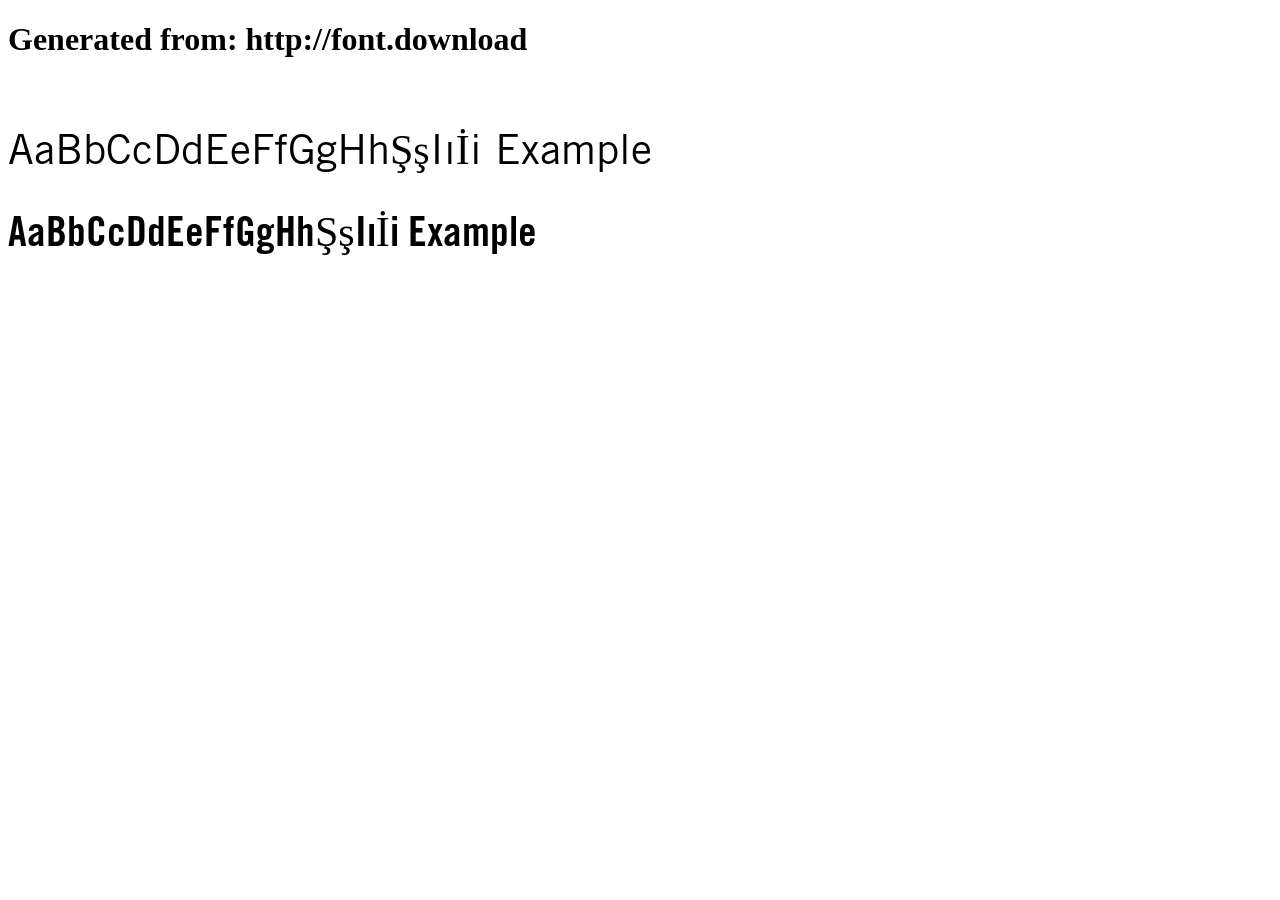
<file: trade-gothic-lt-std-webfont/example.html>
<!DOCTYPE html>
<html xmlns="http://www.w3.org/1999/xhtml">
<head>
    <meta http-equiv="Content-Type" content="text/html; charset=utf-8"/>
    <link rel="stylesheet" type="text/css"
          href="style.css"/>
</head>

<body>

<h1>Generated from: http://font.download</h1><br/>
<h1 style="font-family:'Trade Gothic LT Std Regular';font-weight:normal;font-size:42px">AaBbCcDdEeFfGgHhŞşIıİi Example</h1>
<h1 style="font-family:'Trade Gothic LT Std Bold Condensed No. 20';font-weight:normal;font-size:42px">AaBbCcDdEeFfGgHhŞşIıİi Example</h1>


</body>
</html>
</file>
<file: trade-gothic-lt-std-webfont/style.css>
/* #### Generated By: http://font.download #### */

    @font-face {
    font-family: 'Trade Gothic LT Std Regular';
    font-style: normal;
    font-weight: normal;
    src: local('Trade Gothic LT Std Regular'), url('trade-gothic-lt-std-58a78e64434a9.woff') format('woff');
    }
    

    @font-face {
    font-family: 'Trade Gothic LT Std Bold Condensed No. 20';
    font-style: normal;
    font-weight: normal;
    src: local('Trade Gothic LT Std Bold Condensed No. 20'), url('trade-gothic-lt-std-bold-condensed-no-20-5872def1d27d8.woff') format('woff');
    }

    @font-face {
    font-family: 'Trade Gothic Next LT Pro Heavy';
    font-style: normal;
    font-weight: 900;
    src: local('Trade Gothic Next LT Pro Heavy'), url('../TradeGothicNextLTPro-Hv.otf') format('opentype');
    }
</file>
